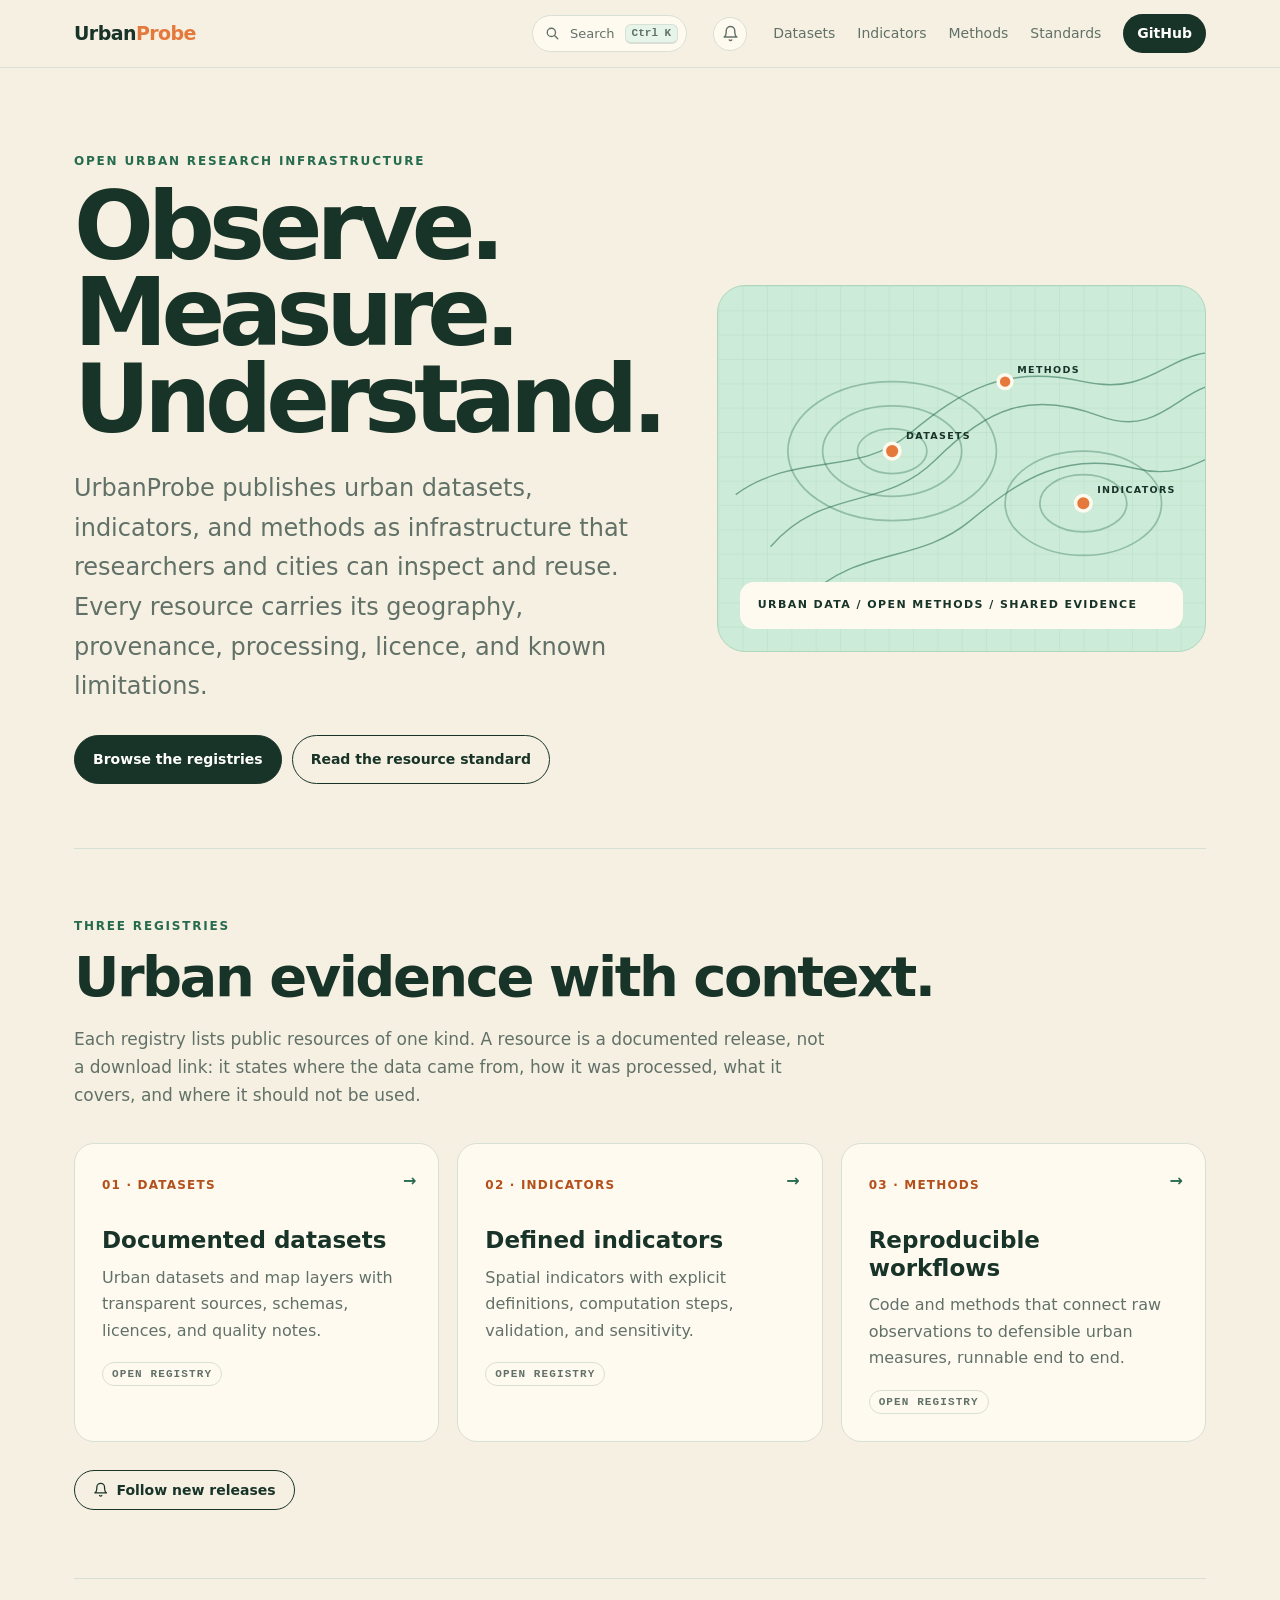
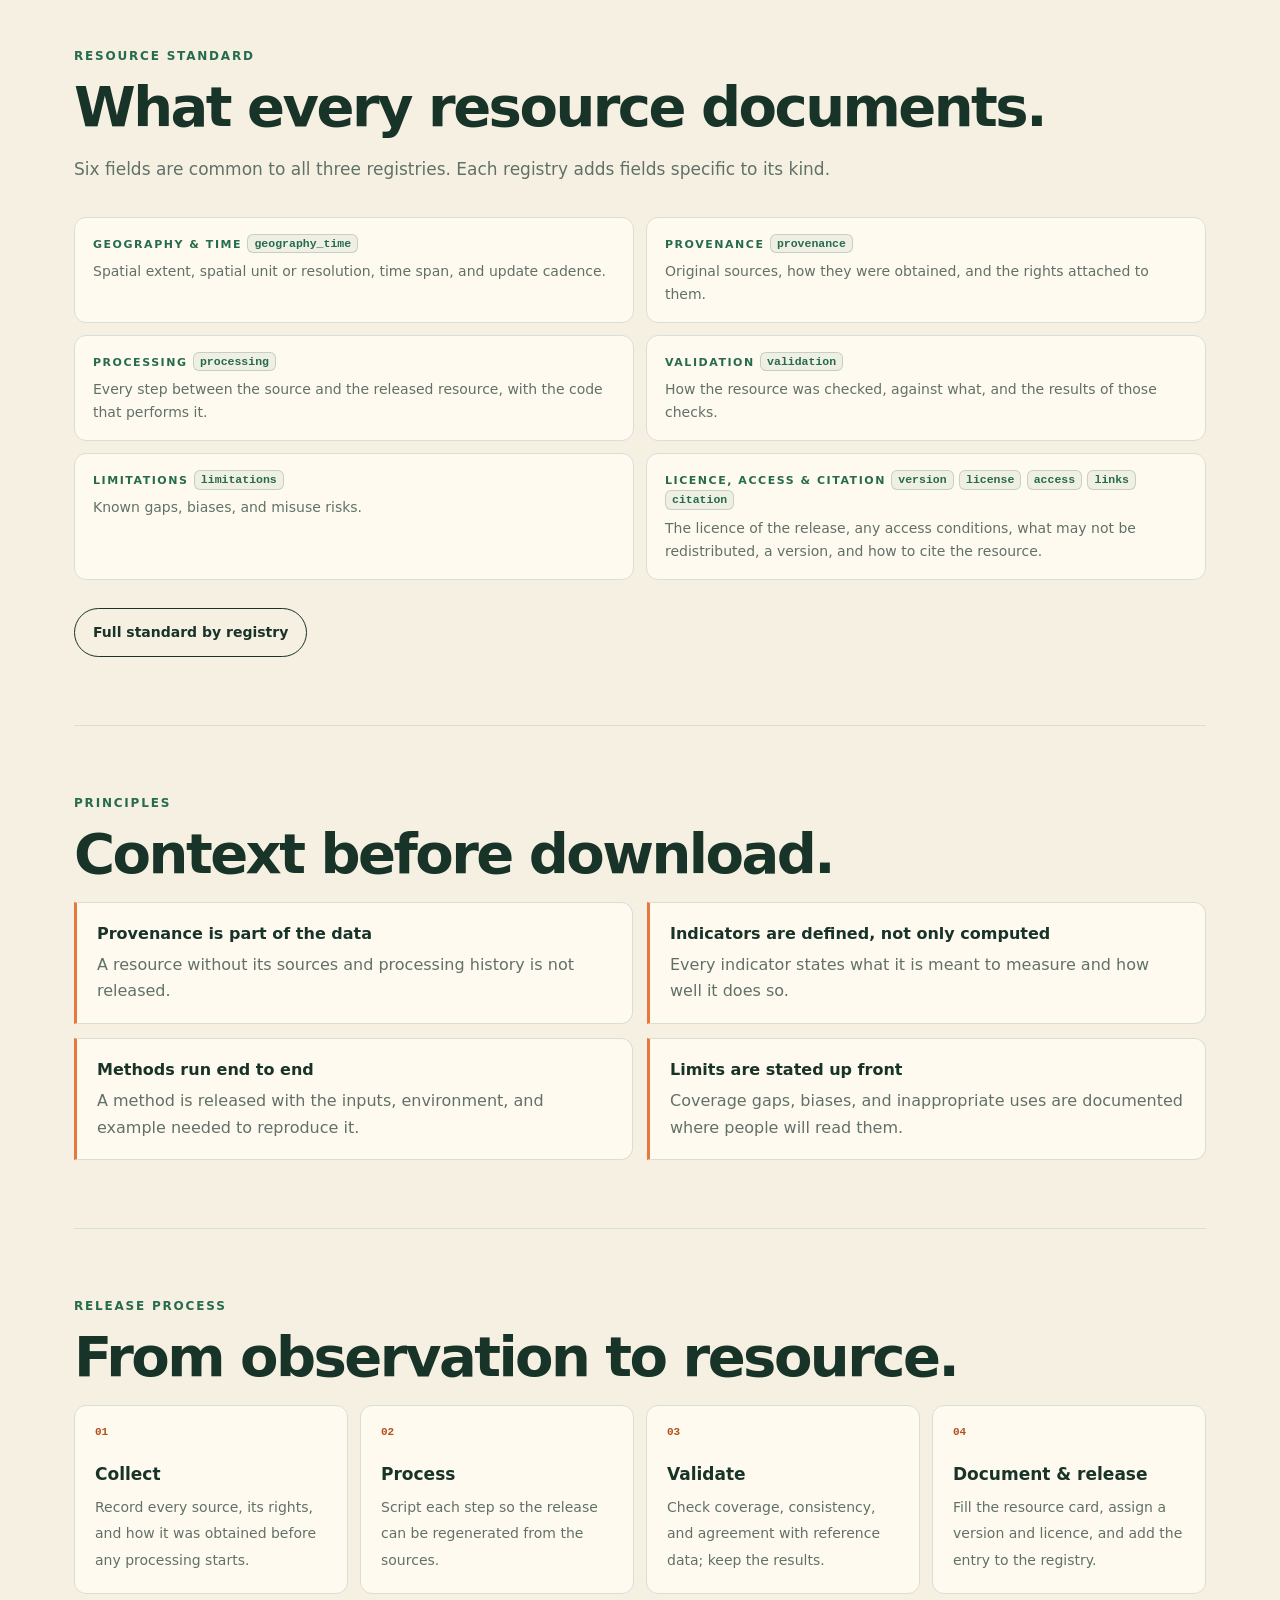
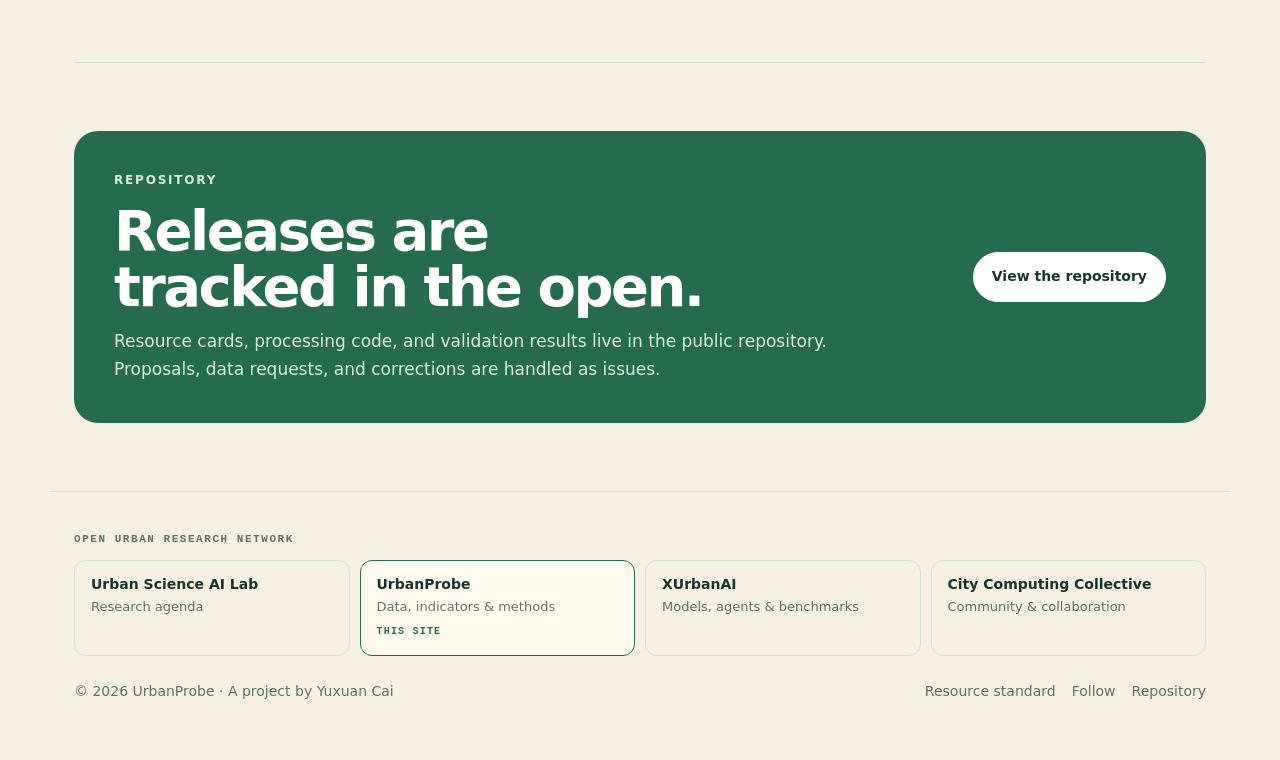
<file: index.html>
<!doctype html>
<html lang="en">
<head>
  <meta charset="utf-8">
  <meta name="viewport" content="width=device-width,initial-scale=1">
  <title>UrbanProbe — Open Urban Research Infrastructure</title>
  <meta name="description" content="UrbanProbe is open infrastructure for urban data: registries of datasets, indicators, and methods, each documented with its geography, provenance, processing, licence, and limitations.">
  <link rel="canonical" href="https://urbanprobe.com/">
  <meta name="theme-color" content="#183328">
  <meta property="og:type" content="website">
  <meta property="og:site_name" content="UrbanProbe">
  <meta property="og:title" content="UrbanProbe — Open Urban Research Infrastructure">
  <meta property="og:description" content="Registries of urban datasets, indicators, and methods, each documented with its geography, provenance, processing, licence, and limitations.">
  <meta property="og:url" content="https://urbanprobe.com/">
  <meta property="og:image" content="https://urbanprobe.com/assets/og.png">
  <meta property="og:image:width" content="1200">
  <meta property="og:image:height" content="630">
  <meta property="og:image:alt" content="UrbanProbe: Observe. Measure. Understand. Datasets, indicators, and methods with provenance.">
  <meta name="twitter:card" content="summary_large_image">
  <link rel="icon" href="data:image/svg+xml,%3Csvg xmlns='http://www.w3.org/2000/svg' viewBox='0 0 64 64'%3E%3Crect width='64' height='64' rx='14' fill='%23183328'/%3E%3Ccircle cx='32' cy='32' r='16' fill='none' stroke='%23ccebd8' stroke-width='4'/%3E%3Ccircle cx='32' cy='32' r='7' fill='%23e5793c'/%3E%3C/svg%3E">
  <link rel="alternate" type="application/rss+xml" title="UrbanProbe releases" href="feeds/releases.xml">
  <link rel="stylesheet" href="assets/follow.css">
  <link rel="stylesheet" href="assets/site.css">
  <script type="application/ld+json">
{
    "@context": "https://schema.org",
    "@type": "WebSite",
    "name": "UrbanProbe",
    "url": "https://urbanprobe.com/",
    "description": "Open urban research infrastructure: registries of datasets, indicators, and methods, each documented with geography, provenance, processing, licence, and limitations.",
    "publisher": {
      "@type": "Person",
      "name": "Yuxuan Cai",
      "url": "https://yuxuancai.com"
    },
    "inLanguage": "en"
  }
  </script>
</head>
<body>
  <a class="skip" href="#main">Skip to content</a>
  <header>
    <div class="nav">
      <a class="brand" href="index.html" aria-current="page">Urban<i>Probe</i></a>
      <button class="nav-search" type="button" data-palette hidden aria-label="Search"><svg viewBox="0 0 20 20" aria-hidden="true"><circle cx="8.5" cy="8.5" r="5.5"/><path d="m13 13 4 4"/></svg><span>Search</span><kbd>Ctrl K</kbd></button>
      <a class="nav-follow" href="follow.html" aria-label="Follow updates"><svg viewBox="0 0 24 24" fill="none" stroke="currentColor" stroke-width="2" stroke-linecap="round" stroke-linejoin="round" aria-hidden="true" focusable="false"><path d="M6 8a6 6 0 0 1 12 0c0 7 3 9 3 9H3s3-2 3-9"/><path d="M10.3 21a1.94 1.94 0 0 0 3.4 0"/></svg></a>
      <button class="nav-toggle" type="button" aria-label="Menu" aria-expanded="false" aria-controls="site-nav"><span></span><span></span><span></span></button>
      <nav id="site-nav" aria-label="Primary">
        <a href="datasets.html">Datasets</a>
        <a href="indicators.html">Indicators</a>
        <a href="methods.html">Methods</a>
        <a href="standards.html">Standards</a>
        <a class="cta" href="https://github.com/Hamsterradcc/urbanprobe.com">GitHub</a>
      </nav>
    </div>
  </header>

  <main id="main">
    <section class="hero">
      <div>
        <div class="eyebrow">Open urban research infrastructure</div>
        <h1>Observe. Measure. Understand.</h1>
        <p class="lead">UrbanProbe publishes urban datasets, indicators, and methods as infrastructure that researchers and cities can inspect and reuse. Every resource carries its geography, provenance, processing, licence, and known limitations.</p>
        <div class="actions">
          <a class="button primary" href="#registries">Browse the registries</a>
          <a class="button" href="standards.html">Read the resource standard</a>
        </div>
      </div>
      <div class="map" aria-hidden="true">
        <svg viewBox="0 0 560 420" xmlns="http://www.w3.org/2000/svg">
          <defs>
            <pattern id="g" width="28" height="28" patternUnits="userSpaceOnUse"><path d="M28 0H0V28" fill="none" stroke="#aed7bc" stroke-width="1"/></pattern>
          </defs>
          <rect width="560" height="420" fill="url(#g)" opacity=".7"/>
          <g fill="none" stroke="#276b4f" stroke-width="1.6" opacity=".55">
            <path d="M60 300C120 230 190 260 250 200S360 120 440 150 540 90 600 120"/>
            <path d="M20 240C90 190 160 220 220 170S330 90 420 110 520 60 600 80"/>
            <path d="M100 360C160 300 230 320 290 270S400 190 480 210 580 160 640 190"/>
          </g>
          <g fill="none" stroke="#276b4f" stroke-width="2" opacity=".35">
            <ellipse cx="200" cy="190" rx="120" ry="80"/><ellipse cx="200" cy="190" rx="80" ry="52"/><ellipse cx="200" cy="190" rx="40" ry="26"/>
            <ellipse cx="420" cy="250" rx="90" ry="60"/><ellipse cx="420" cy="250" rx="50" ry="33"/>
          </g>
          <g stroke="#fffaf0" stroke-width="4">
            <circle cx="200" cy="190" r="9" fill="#e5793c"/><circle cx="420" cy="250" r="9" fill="#e5793c"/><circle cx="330" cy="110" r="8" fill="#e5793c"/>
          </g>
          <g font-family="Inter,system-ui,sans-serif" font-size="11" font-weight="800" letter-spacing="1.5" fill="#183328">
            <text x="216" y="176">DATASETS</text><text x="436" y="238">INDICATORS</text><text x="344" y="100">METHODS</text>
          </g>
        </svg>
        <div class="plate">Urban data / open methods / shared evidence</div>
      </div>
    </section>

    <section id="registries">
      <div class="eyebrow">Three registries</div>
      <h2>Urban evidence with context.</h2>
      <p class="intro">Each registry lists public resources of one kind. A resource is a documented release, not a download link: it states where the data came from, how it was processed, what it covers, and where it should not be used.</p>
      <div class="grid">
        <a class="card" href="datasets.html">
          <small>01 · DATASETS</small><span class="more" aria-hidden="true">→</span>
          <h3>Documented datasets</h3>
          <p>Urban datasets and map layers with transparent sources, schemas, licences, and quality notes.</p>
          <span class="count" data-count="datasets">Open registry</span>
        </a>
        <a class="card" href="indicators.html">
          <small>02 · INDICATORS</small><span class="more" aria-hidden="true">→</span>
          <h3>Defined indicators</h3>
          <p>Spatial indicators with explicit definitions, computation steps, validation, and sensitivity.</p>
          <span class="count" data-count="indicators">Open registry</span>
        </a>
        <a class="card" href="methods.html">
          <small>03 · METHODS</small><span class="more" aria-hidden="true">→</span>
          <h3>Reproducible workflows</h3>
          <p>Code and methods that connect raw observations to defensible urban measures, runnable end to end.</p>
          <span class="count" data-count="methods">Open registry</span>
        </a>
      </div>
      <div class="actions"><a class="follow-btn" data-follow data-follow-title="UrbanProbe releases" data-follow-what="Every new and updated release." data-follow-feed="feeds/releases.xml" data-follow-github="https://github.com/Hamsterradcc/urbanprobe.com" data-follow-github-kind="releases" href="follow.html"><svg class="follow-icon" viewBox="0 0 24 24" width="18" height="18" fill="none" stroke="currentColor" stroke-width="2" stroke-linecap="round" stroke-linejoin="round" aria-hidden="true" focusable="false"><path d="M6 8a6 6 0 0 1 12 0c0 7 3 9 3 9H3s3-2 3-9"/><path d="M10.3 21a1.94 1.94 0 0 0 3.4 0"/></svg><span>Follow new releases</span></a></div>
    </section>

    <section id="latest" data-latest hidden>
      <div class="section-head"><div><div class="eyebrow">Latest releases</div><h2>New and updated.</h2></div><a class="more-link" href="feeds/releases.xml">Subscribe (RSS)</a></div>
      <div class="registry" data-slot="list"></div>
    </section>

    <section id="standard">
      <div class="eyebrow">Resource standard</div>
      <h2>What every resource documents.</h2>
      <p class="intro">Six fields are common to all three registries. Each registry adds fields specific to its kind.</p>
      <!-- build:common -->
      <dl class="fields">
        <div><dt>Geography &amp; time <code class="key">geography_time</code></dt><dd>Spatial extent, spatial unit or resolution, time span, and update cadence.</dd></div>
        <div><dt>Provenance <code class="key">provenance</code></dt><dd>Original sources, how they were obtained, and the rights attached to them.</dd></div>
        <div><dt>Processing <code class="key">processing</code></dt><dd>Every step between the source and the released resource, with the code that performs it.</dd></div>
        <div><dt>Validation <code class="key">validation</code></dt><dd>How the resource was checked, against what, and the results of those checks.</dd></div>
        <div><dt>Limitations <code class="key">limitations</code></dt><dd>Known gaps, biases, and misuse risks.</dd></div>
        <div><dt>Licence, access &amp; citation <code class="key">version</code> <code class="key">license</code> <code class="key">access</code> <code class="key">links</code> <code class="key">citation</code></dt><dd>The licence of the release, any access conditions, what may not be redistributed, a version, and how to cite the resource.</dd></div>
      </dl>
      <!-- /build:common -->
      <div class="actions"><a class="button" href="standards.html">Full standard by registry</a></div>
    </section>

    <section id="principles">
      <div class="eyebrow">Principles</div>
      <h2>Context before download.</h2>
      <div class="principles">
        <div class="principle"><strong>Provenance is part of the data</strong><span>A resource without its sources and processing history is not released.</span></div>
        <div class="principle"><strong>Indicators are defined, not only computed</strong><span>Every indicator states what it is meant to measure and how well it does so.</span></div>
        <div class="principle"><strong>Methods run end to end</strong><span>A method is released with the inputs, environment, and example needed to reproduce it.</span></div>
        <div class="principle"><strong>Limits are stated up front</strong><span>Coverage gaps, biases, and inappropriate uses are documented where people will read them.</span></div>
      </div>
    </section>

    <section id="release">
      <div class="eyebrow">Release process</div>
      <h2>From observation to resource.</h2>
      <div class="steps">
        <div class="step"><strong>Collect</strong><span>Record every source, its rights, and how it was obtained before any processing starts.</span></div>
        <div class="step"><strong>Process</strong><span>Script each step so the release can be regenerated from the sources.</span></div>
        <div class="step"><strong>Validate</strong><span>Check coverage, consistency, and agreement with reference data; keep the results.</span></div>
        <div class="step"><strong>Document &amp; release</strong><span>Fill the resource card, assign a version and licence, and add the entry to the registry.</span></div>
      </div>
    </section>

    <section>
      <div class="callout">
        <div>
          <div class="eyebrow">Repository</div>
          <h2>Releases are tracked in the open.</h2>
          <p class="intro">Resource cards, processing code, and validation results live in the public repository. Proposals, data requests, and corrections are handled as issues.</p>
        </div>
        <a class="button light" href="https://github.com/Hamsterradcc/urbanprobe.com">View the repository</a>
      </div>
    </section>
  </main>

  <footer>
    <p class="network-title" id="network-title">Open urban research network</p>
    <ul class="network" aria-labelledby="network-title">
        <li><a href="https://urbanscience.ai"><strong>Urban Science AI Lab</strong><span>Research agenda</span></a></li>
        <li><div class="here"><strong>UrbanProbe</strong><span>Data, indicators &amp; methods</span><small>This site</small></div></li>
        <li><a href="https://xurbanai.com"><strong>XUrbanAI</strong><span>Models, agents &amp; benchmarks</span></a></li>
        <li><a href="https://citycomputingcollective.com"><strong>City Computing Collective</strong><span>Community &amp; collaboration</span></a></li>
    </ul>
    <div class="footer-base">
      <span>&copy; 2026 UrbanProbe &middot; A project by <a href="https://yuxuancai.com">Yuxuan Cai</a></span>
      <div class="links"><a href="standards.html">Resource standard</a><a href="follow.html">Follow</a><a href="https://github.com/Hamsterradcc/urbanprobe.com">Repository</a></div>
    </div>
  </footer>
  <script src="assets/follow.js"></script>
  <script src="assets/site.js"></script>
  <script src="assets/palette.js"></script>
</body>
</html>
</file>
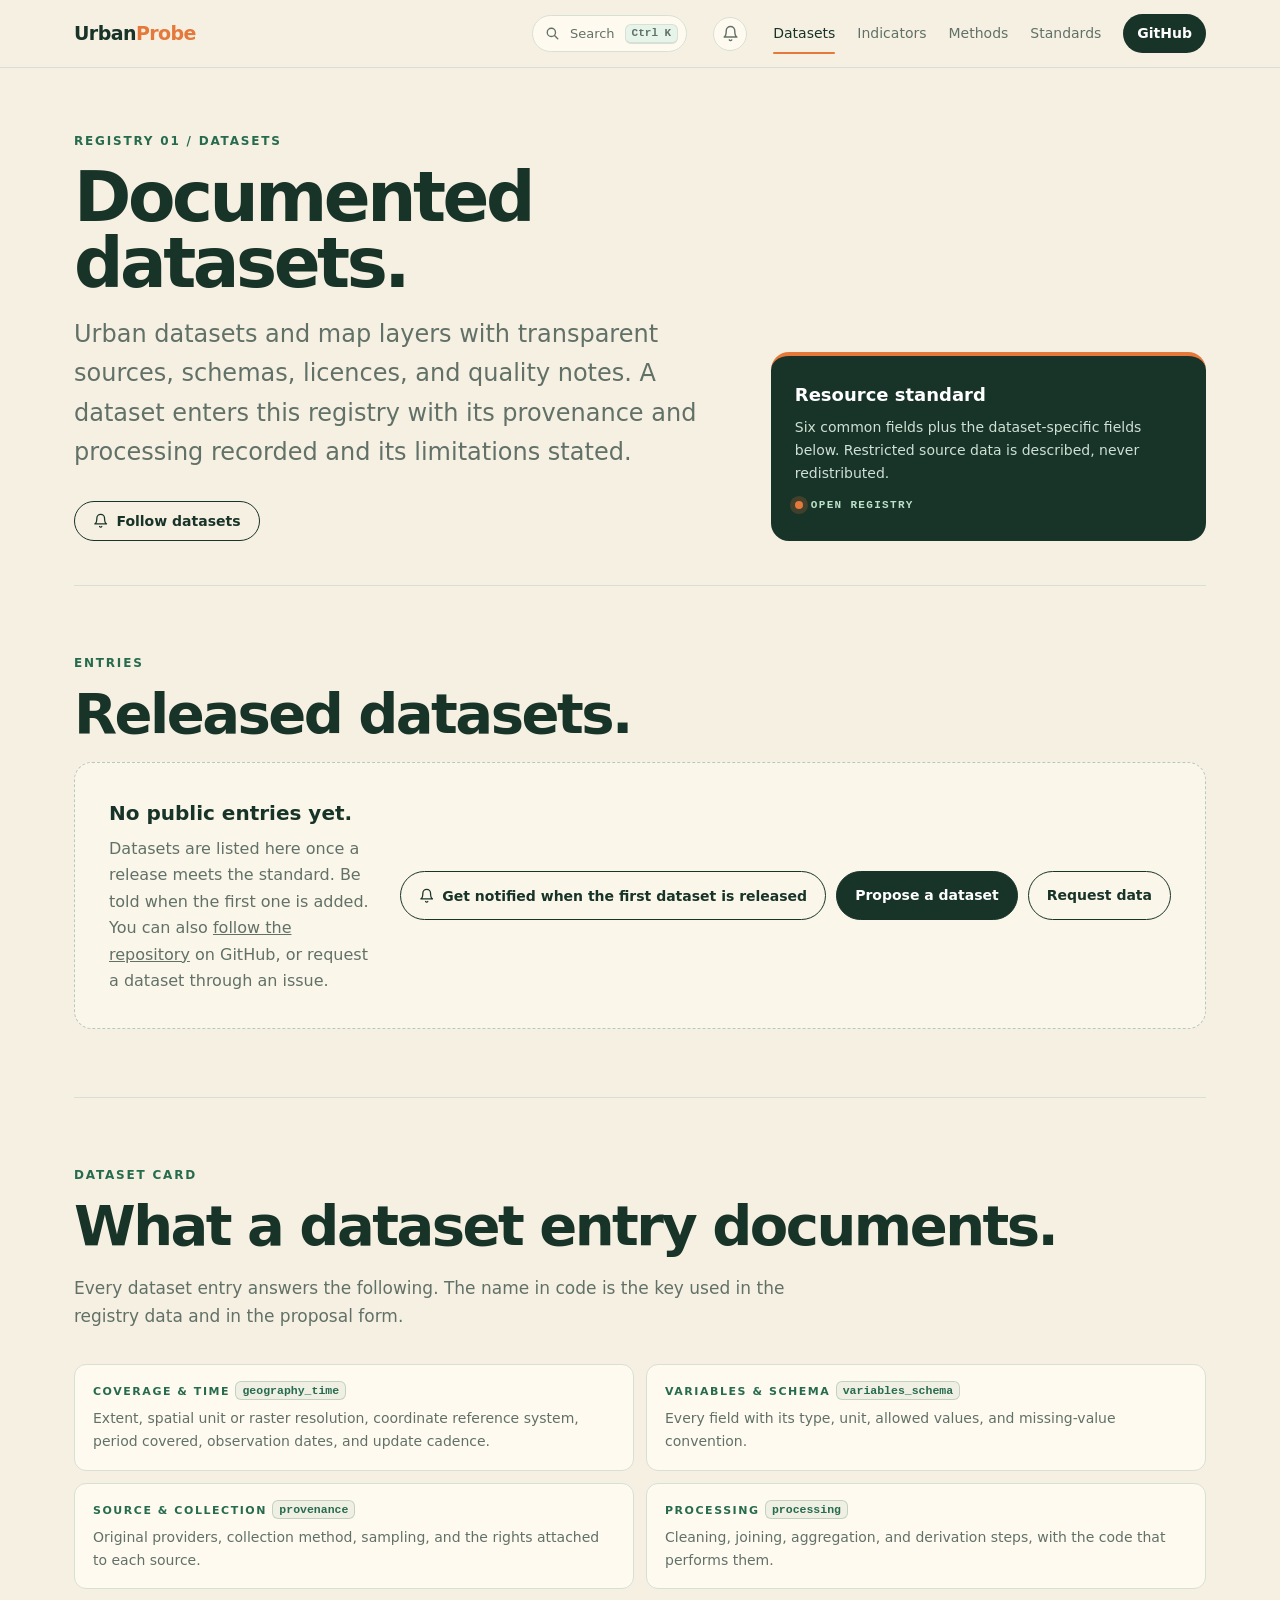
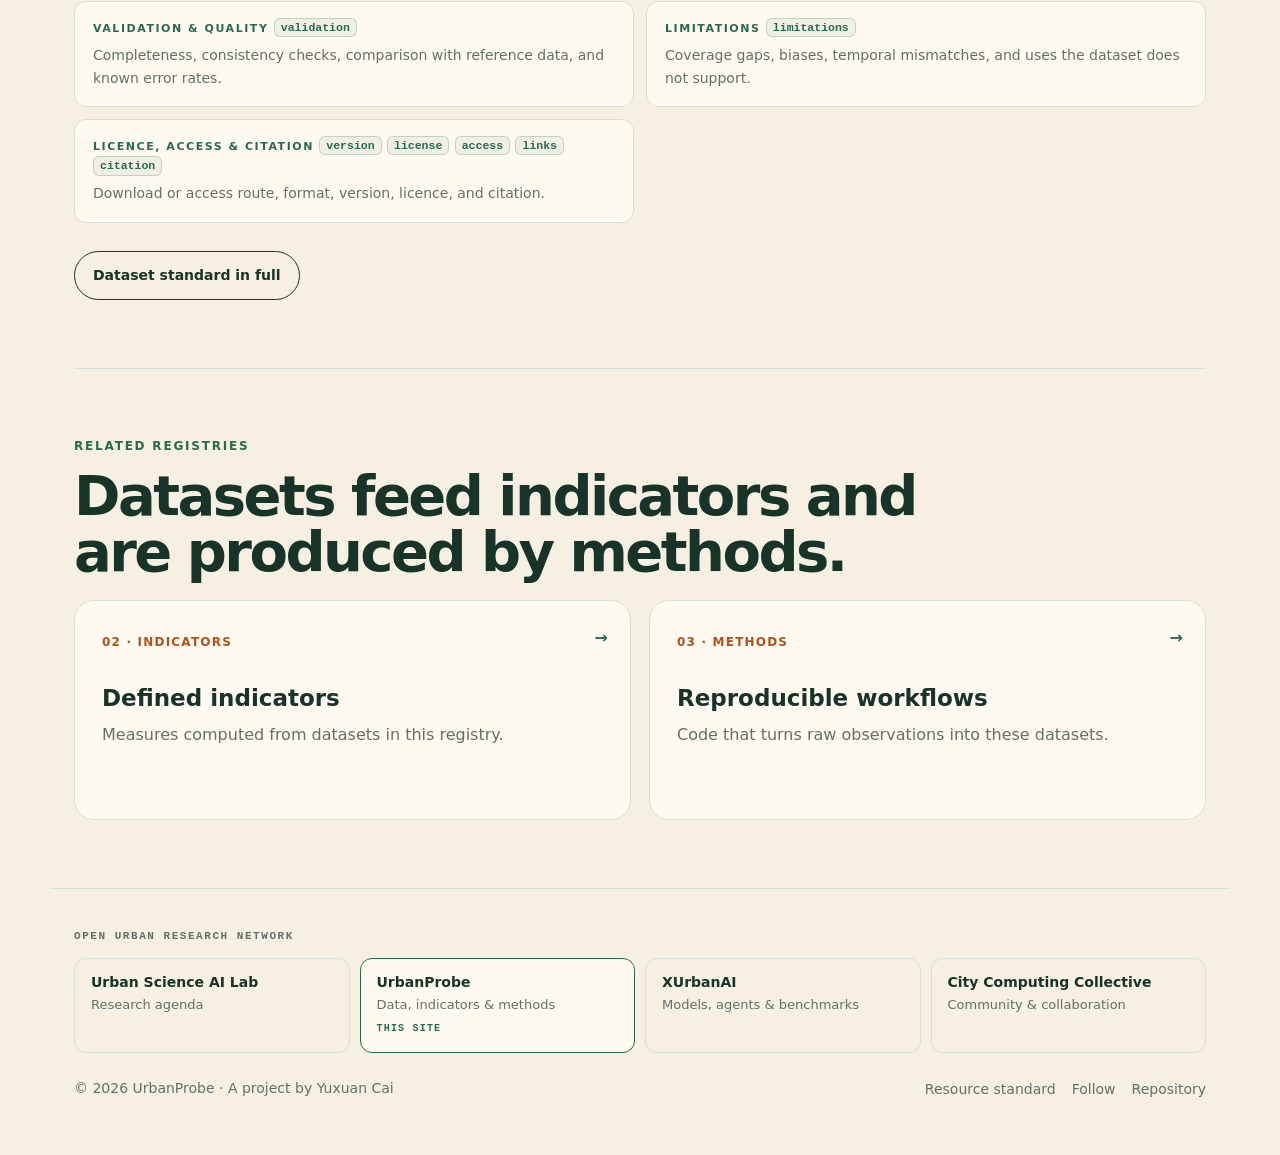
<file: datasets.html>
<!doctype html>
<html lang="en">
<head>
  <meta charset="utf-8">
  <meta name="viewport" content="width=device-width,initial-scale=1">
  <title>Datasets — UrbanProbe</title>
  <meta name="description" content="Registry of urban datasets and map layers on UrbanProbe, each documented with its geography, time span, schema, provenance, processing, licence, validation, and limitations.">
  <link rel="canonical" href="https://urbanprobe.com/datasets.html">
  <meta name="theme-color" content="#183328">
  <meta property="og:type" content="website">
  <meta property="og:site_name" content="UrbanProbe">
  <meta property="og:title" content="Datasets — UrbanProbe">
  <meta property="og:description" content="Registry of urban datasets and map layers documented with geography, schema, provenance, processing, licence, and limitations.">
  <meta property="og:url" content="https://urbanprobe.com/datasets.html">
  <meta property="og:image" content="https://urbanprobe.com/assets/og.png">
  <meta property="og:image:width" content="1200">
  <meta property="og:image:height" content="630">
  <meta property="og:image:alt" content="UrbanProbe: Observe. Measure. Understand. Datasets, indicators, and methods with provenance.">
  <meta name="twitter:card" content="summary_large_image">
  <link rel="icon" href="data:image/svg+xml,%3Csvg xmlns='http://www.w3.org/2000/svg' viewBox='0 0 64 64'%3E%3Crect width='64' height='64' rx='14' fill='%23183328'/%3E%3Ccircle cx='32' cy='32' r='16' fill='none' stroke='%23ccebd8' stroke-width='4'/%3E%3Ccircle cx='32' cy='32' r='7' fill='%23e5793c'/%3E%3C/svg%3E">
  <link rel="alternate" type="application/rss+xml" title="UrbanProbe releases" href="feeds/releases.xml">
  <link rel="alternate" type="application/rss+xml" title="UrbanProbe datasets" href="feeds/datasets.xml">
  <link rel="stylesheet" href="assets/follow.css">
  <link rel="stylesheet" href="assets/site.css">
</head>
<body>
  <a class="skip" href="#main">Skip to content</a>
  <header>
    <div class="nav">
      <a class="brand" href="index.html">Urban<i>Probe</i></a>
      <button class="nav-search" type="button" data-palette hidden aria-label="Search"><svg viewBox="0 0 20 20" aria-hidden="true"><circle cx="8.5" cy="8.5" r="5.5"/><path d="m13 13 4 4"/></svg><span>Search</span><kbd>Ctrl K</kbd></button>
      <a class="nav-follow" href="follow.html" aria-label="Follow updates"><svg viewBox="0 0 24 24" fill="none" stroke="currentColor" stroke-width="2" stroke-linecap="round" stroke-linejoin="round" aria-hidden="true" focusable="false"><path d="M6 8a6 6 0 0 1 12 0c0 7 3 9 3 9H3s3-2 3-9"/><path d="M10.3 21a1.94 1.94 0 0 0 3.4 0"/></svg></a>
      <button class="nav-toggle" type="button" aria-label="Menu" aria-expanded="false" aria-controls="site-nav"><span></span><span></span><span></span></button>
      <nav id="site-nav" aria-label="Primary">
        <a href="datasets.html" aria-current="page">Datasets</a>
        <a href="indicators.html">Indicators</a>
        <a href="methods.html">Methods</a>
        <a href="standards.html">Standards</a>
        <a class="cta" href="https://github.com/Hamsterradcc/urbanprobe.com">GitHub</a>
      </nav>
    </div>
  </header>

  <main id="main">
    <div class="page-hero">
      <div>
        <div class="eyebrow">Registry 01 / Datasets</div>
        <h1>Documented datasets.</h1>
        <p class="lead">Urban datasets and map layers with transparent sources, schemas, licences, and quality notes. A dataset enters this registry with its provenance and processing recorded and its limitations stated.</p>
        <div class="actions"><a class="follow-btn" data-follow data-follow-title="UrbanProbe datasets" data-follow-what="New and updated datasets, and deprecations." data-follow-feed="feeds/datasets.xml" data-follow-github="https://github.com/Hamsterradcc/urbanprobe.com" data-follow-github-kind="releases" href="follow.html"><svg class="follow-icon" viewBox="0 0 24 24" width="18" height="18" fill="none" stroke="currentColor" stroke-width="2" stroke-linecap="round" stroke-linejoin="round" aria-hidden="true" focusable="false"><path d="M6 8a6 6 0 0 1 12 0c0 7 3 9 3 9H3s3-2 3-9"/><path d="M10.3 21a1.94 1.94 0 0 0 3.4 0"/></svg><span>Follow datasets</span></a></div>
      </div>
      <aside class="note">
        <strong>Resource standard</strong>
        <p>Six common fields plus the dataset-specific fields below. Restricted source data is described, never redistributed.</p>
        <span class="status"><i></i>Open registry</span>
      </aside>
    </div>

    <section id="entries">
      <div class="eyebrow">Entries</div>
      <h2>Released datasets.</h2>
      <div data-registry="datasets">
        <div class="empty">
          <div>
            <strong>No public entries yet.</strong>
            <p>Datasets are listed here once a release meets the standard. Be told when the first one is added. You can also <a href="https://github.com/Hamsterradcc/urbanprobe.com" rel="noopener">follow the repository</a> on GitHub, or request a dataset through an issue.</p>
          </div>
          <div class="actions">
            <a class="follow-btn" data-follow data-follow-title="UrbanProbe datasets" data-follow-what="New and updated datasets, and deprecations." data-follow-feed="feeds/datasets.xml" data-follow-github="https://github.com/Hamsterradcc/urbanprobe.com" data-follow-github-kind="releases" href="follow.html"><svg class="follow-icon" viewBox="0 0 24 24" width="18" height="18" fill="none" stroke="currentColor" stroke-width="2" stroke-linecap="round" stroke-linejoin="round" aria-hidden="true" focusable="false"><path d="M6 8a6 6 0 0 1 12 0c0 7 3 9 3 9H3s3-2 3-9"/><path d="M10.3 21a1.94 1.94 0 0 0 3.4 0"/></svg><span>Get notified when the first dataset is released</span></a>
            <a class="button primary" href="https://github.com/Hamsterradcc/urbanprobe.com/issues/new?template=dataset-entry.yml">Propose a dataset</a>
            <a class="button" href="https://github.com/Hamsterradcc/urbanprobe.com/issues/new?template=data-request.yml">Request data</a>
          </div>
        </div>
      </div>
    </section>

    <section id="card">
      <div class="eyebrow">Dataset card</div>
      <h2>What a dataset entry documents.</h2>
      <p class="intro">Every dataset entry answers the following. The name in code is the key used in the registry data and in the proposal form.</p>
      <!-- build:card datasets -->
      <dl class="fields">
        <div><dt>Coverage &amp; time <code class="key">geography_time</code></dt><dd>Extent, spatial unit or raster resolution, coordinate reference system, period covered, observation dates, and update cadence.</dd></div>
        <div><dt>Variables &amp; schema <code class="key">variables_schema</code></dt><dd>Every field with its type, unit, allowed values, and missing-value convention.</dd></div>
        <div><dt>Source &amp; collection <code class="key">provenance</code></dt><dd>Original providers, collection method, sampling, and the rights attached to each source.</dd></div>
        <div><dt>Processing <code class="key">processing</code></dt><dd>Cleaning, joining, aggregation, and derivation steps, with the code that performs them.</dd></div>
        <div><dt>Validation &amp; quality <code class="key">validation</code></dt><dd>Completeness, consistency checks, comparison with reference data, and known error rates.</dd></div>
        <div><dt>Limitations <code class="key">limitations</code></dt><dd>Coverage gaps, biases, temporal mismatches, and uses the dataset does not support.</dd></div>
        <div><dt>Licence, access &amp; citation <code class="key">version</code> <code class="key">license</code> <code class="key">access</code> <code class="key">links</code> <code class="key">citation</code></dt><dd>Download or access route, format, version, licence, and citation.</dd></div>
      </dl>
      <!-- /build:card datasets -->
      <div class="actions"><a class="button" href="standards.html#datasets">Dataset standard in full</a></div>
    </section>

    <section id="related">
      <div class="eyebrow">Related registries</div>
      <h2>Datasets feed indicators and are produced by methods.</h2>
      <div class="grid two">
        <a class="card" href="indicators.html"><small>02 · INDICATORS</small><span class="more" aria-hidden="true">→</span><h3>Defined indicators</h3><p>Measures computed from datasets in this registry.</p></a>
        <a class="card" href="methods.html"><small>03 · METHODS</small><span class="more" aria-hidden="true">→</span><h3>Reproducible workflows</h3><p>Code that turns raw observations into these datasets.</p></a>
      </div>
    </section>
  </main>

  <footer>
    <p class="network-title" id="network-title">Open urban research network</p>
    <ul class="network" aria-labelledby="network-title">
        <li><a href="https://urbanscience.ai"><strong>Urban Science AI Lab</strong><span>Research agenda</span></a></li>
        <li><div class="here"><strong>UrbanProbe</strong><span>Data, indicators &amp; methods</span><small>This site</small></div></li>
        <li><a href="https://xurbanai.com"><strong>XUrbanAI</strong><span>Models, agents &amp; benchmarks</span></a></li>
        <li><a href="https://citycomputingcollective.com"><strong>City Computing Collective</strong><span>Community &amp; collaboration</span></a></li>
    </ul>
    <div class="footer-base">
      <span>&copy; 2026 UrbanProbe &middot; A project by <a href="https://yuxuancai.com">Yuxuan Cai</a></span>
      <div class="links"><a href="standards.html">Resource standard</a><a href="follow.html">Follow</a><a href="https://github.com/Hamsterradcc/urbanprobe.com">Repository</a></div>
    </div>
  </footer>
  <script src="assets/follow.js"></script>
  <script src="assets/site.js"></script>
  <script src="assets/palette.js"></script>
</body>
</html>
</file>
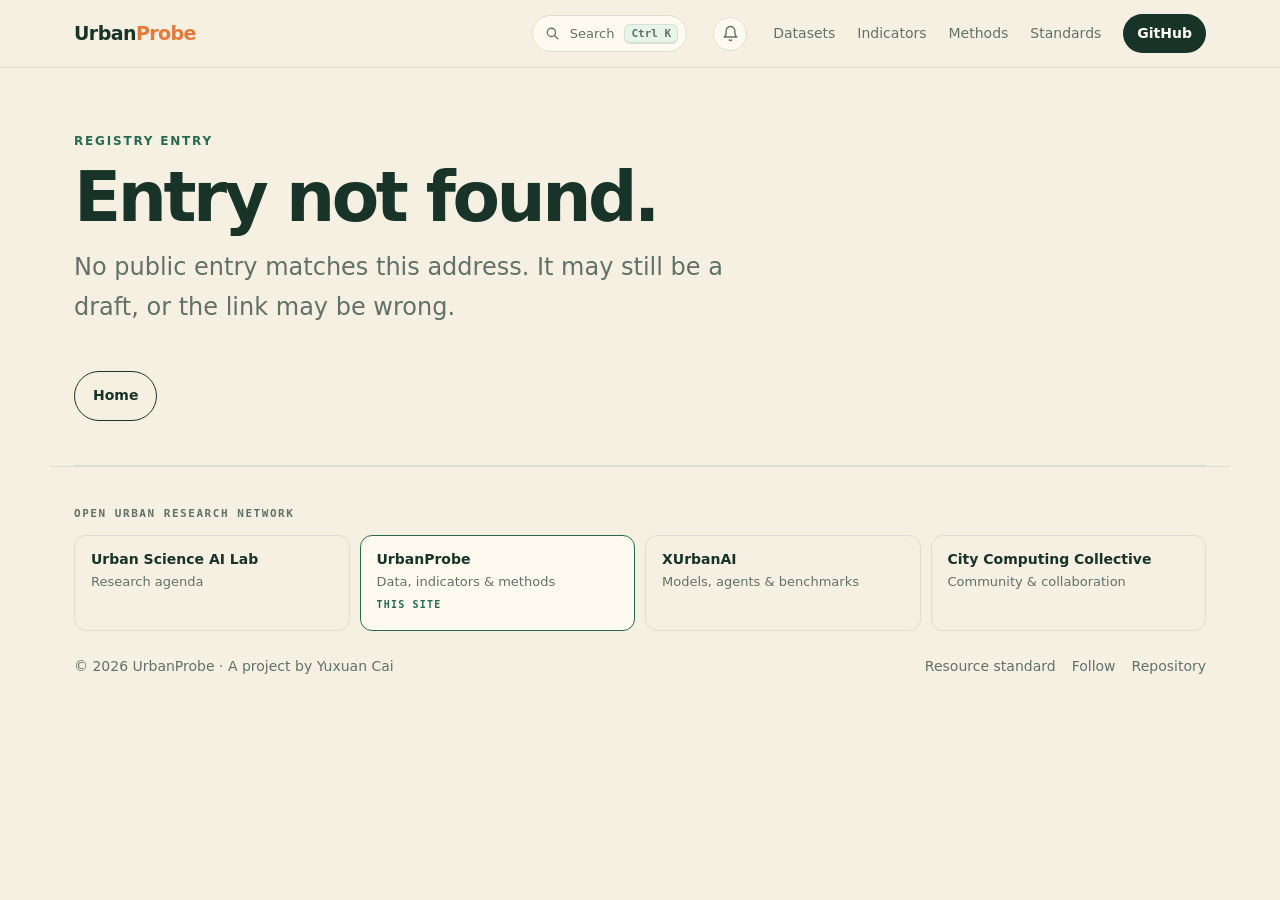
<file: entry.html>
<!doctype html>
<html lang="en">
<head>
  <meta charset="utf-8">
  <meta name="viewport" content="width=device-width,initial-scale=1">
  <title>Entry — UrbanProbe</title>
  <meta name="description" content="A registry resource on UrbanProbe, with its card, release details, and citation.">
  <meta name="theme-color" content="#183328">
  <meta property="og:type" content="website">
  <meta property="og:site_name" content="UrbanProbe">
  <meta property="og:title" content="Registry resource — UrbanProbe">
  <meta property="og:description" content="A registry resource on UrbanProbe, with its card, release details, and citation.">
  <meta property="og:image" content="https://urbanprobe.com/assets/og.png">
  <meta property="og:image:width" content="1200">
  <meta property="og:image:height" content="630">
  <meta property="og:image:alt" content="UrbanProbe: Observe. Measure. Understand. Datasets, indicators, and methods with provenance.">
  <meta name="twitter:card" content="summary_large_image">
  <link rel="icon" href="data:image/svg+xml,%3Csvg xmlns='http://www.w3.org/2000/svg' viewBox='0 0 64 64'%3E%3Crect width='64' height='64' rx='14' fill='%23183328'/%3E%3Ccircle cx='32' cy='32' r='16' fill='none' stroke='%23ccebd8' stroke-width='4'/%3E%3Ccircle cx='32' cy='32' r='7' fill='%23e5793c'/%3E%3C/svg%3E">
  <link rel="alternate" type="application/rss+xml" title="UrbanProbe releases" href="feeds/releases.xml">
  <link rel="stylesheet" href="assets/follow.css">
  <link rel="stylesheet" href="assets/site.css">
</head>
<body>
  <a class="skip" href="#main">Skip to content</a>
  <header>
    <div class="nav">
      <a class="brand" href="index.html">Urban<i>Probe</i></a>
      <button class="nav-search" type="button" data-palette hidden aria-label="Search"><svg viewBox="0 0 20 20" aria-hidden="true"><circle cx="8.5" cy="8.5" r="5.5"/><path d="m13 13 4 4"/></svg><span>Search</span><kbd>Ctrl K</kbd></button>
      <a class="nav-follow" href="follow.html" aria-label="Follow updates"><svg viewBox="0 0 24 24" fill="none" stroke="currentColor" stroke-width="2" stroke-linecap="round" stroke-linejoin="round" aria-hidden="true" focusable="false"><path d="M6 8a6 6 0 0 1 12 0c0 7 3 9 3 9H3s3-2 3-9"/><path d="M10.3 21a1.94 1.94 0 0 0 3.4 0"/></svg></a>
      <button class="nav-toggle" type="button" aria-label="Menu" aria-expanded="false" aria-controls="site-nav"><span></span><span></span><span></span></button>
      <nav id="site-nav" aria-label="Primary">
        <a href="datasets.html">Datasets</a>
        <a href="indicators.html">Indicators</a>
        <a href="methods.html">Methods</a>
        <a href="standards.html">Standards</a>
        <a class="cta" href="https://github.com/Hamsterradcc/urbanprobe.com">GitHub</a>
      </nav>
    </div>
  </header>

  <main id="main" data-entry>
    <div class="banner" data-slot="banner" hidden>Example entry, shown to preview the layout. It is not a real release.</div>
    <div class="page-hero">
      <div>
        <div class="eyebrow" data-slot="eyebrow">Registry entry</div>
        <h1 data-slot="title">Loading entry…</h1>
        <p class="lead" data-slot="summary">Entries are rendered from the registry data in the repository.</p>
        <div class="facts" data-slot="facts"></div>
        <div class="entry-tags" data-slot="tags"></div>
        <div class="actions" data-slot="links"></div>
      </div>
      <aside class="note" data-slot="release">
        <strong>Release</strong>
        <dl class="meta" data-slot="meta"></dl>
        <span class="status" data-slot="status" hidden><i></i><b></b></span>
      </aside>
    </div>
    <div class="notice" data-slot="deprecated" hidden></div>
    <nav class="entry-toc" data-slot="toc" aria-label="On this page" hidden></nav>
    <div data-slot="sections"></div>
    <noscript><section><p class="intro">Entry pages are rendered from data/registry.json and need JavaScript. The same data is readable in the repository.</p></section></noscript>
  </main>

  <footer>
    <p class="network-title" id="network-title">Open urban research network</p>
    <ul class="network" aria-labelledby="network-title">
        <li><a href="https://urbanscience.ai"><strong>Urban Science AI Lab</strong><span>Research agenda</span></a></li>
        <li><div class="here"><strong>UrbanProbe</strong><span>Data, indicators &amp; methods</span><small>This site</small></div></li>
        <li><a href="https://xurbanai.com"><strong>XUrbanAI</strong><span>Models, agents &amp; benchmarks</span></a></li>
        <li><a href="https://citycomputingcollective.com"><strong>City Computing Collective</strong><span>Community &amp; collaboration</span></a></li>
    </ul>
    <div class="footer-base">
      <span>&copy; 2026 UrbanProbe &middot; A project by <a href="https://yuxuancai.com">Yuxuan Cai</a></span>
      <div class="links"><a href="standards.html">Resource standard</a><a href="follow.html">Follow</a><a href="https://github.com/Hamsterradcc/urbanprobe.com">Repository</a></div>
    </div>
  </footer>
  <script src="assets/follow.js"></script>
  <script src="assets/site.js"></script>
  <script src="assets/palette.js"></script>
</body>
</html>
</file>
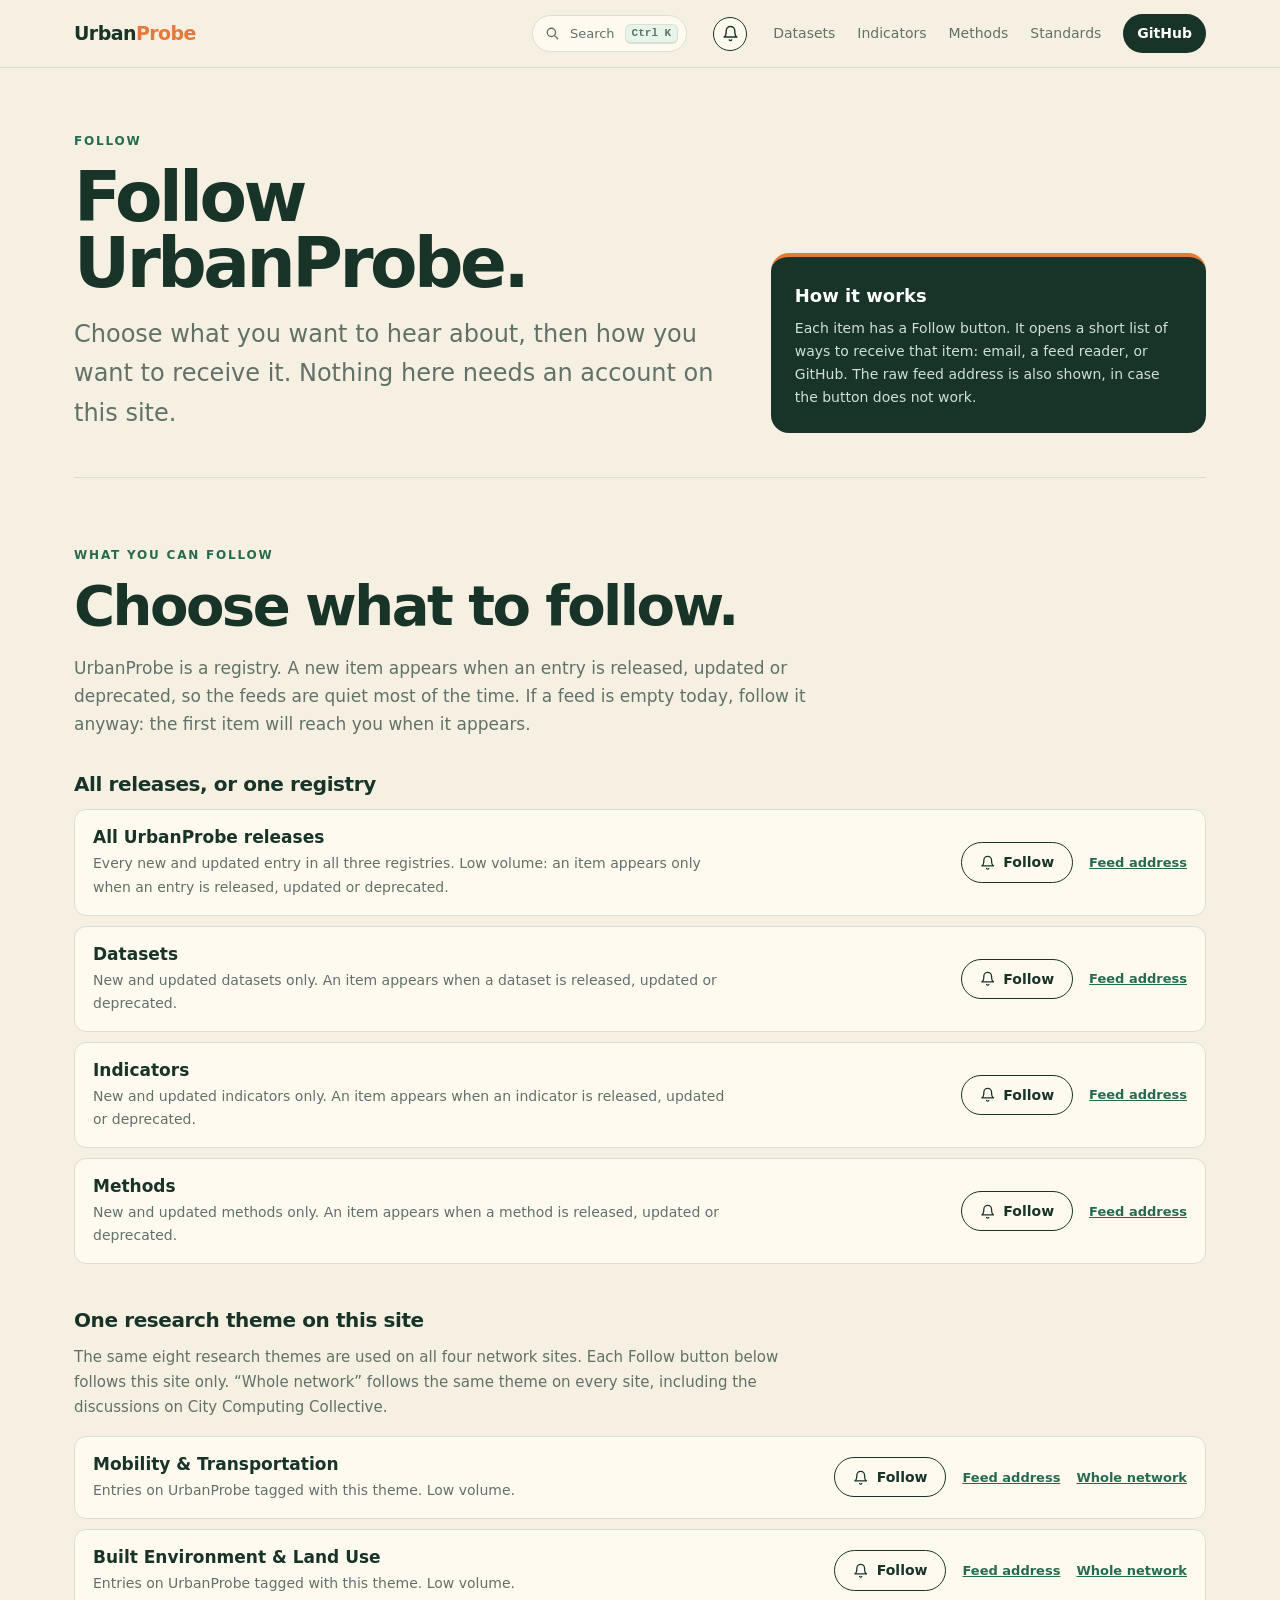
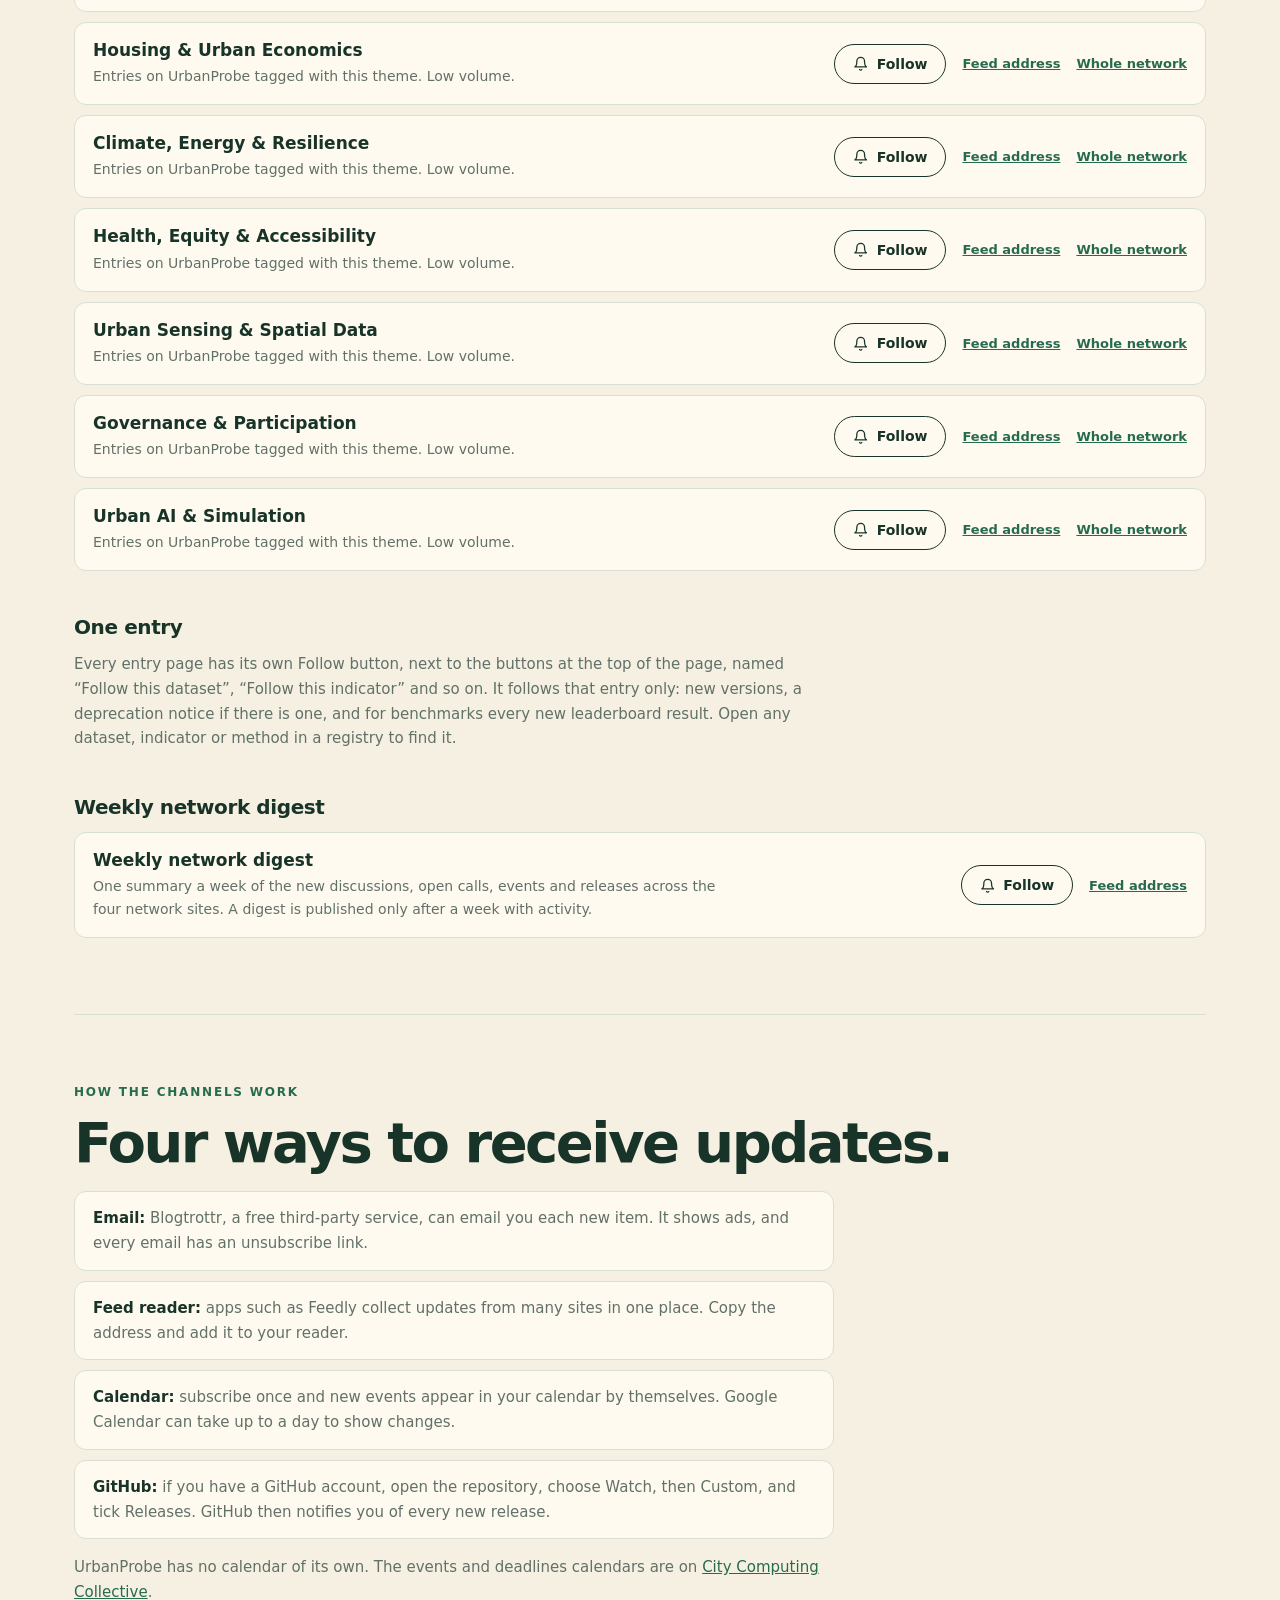
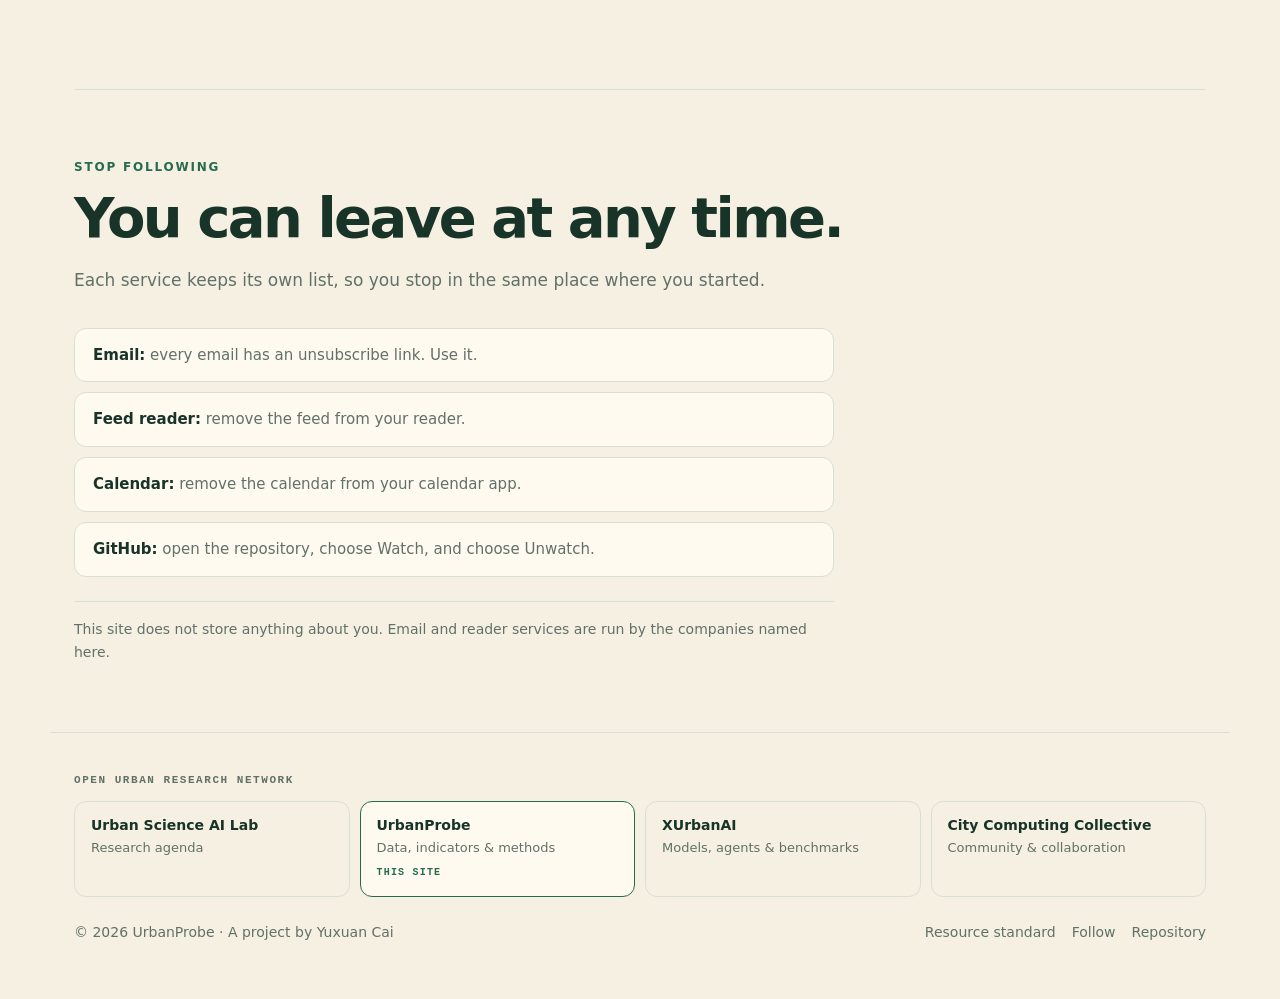
<file: follow.html>
<!doctype html>
<html lang="en">
<head>
  <meta charset="utf-8">
  <meta name="viewport" content="width=device-width,initial-scale=1">
  <title>Follow UrbanProbe</title>
  <meta name="description" content="Choose what to follow on UrbanProbe, then how to receive it: email, a feed reader or GitHub. No account on this site is needed.">
  <link rel="canonical" href="https://urbanprobe.com/follow.html">
  <meta name="theme-color" content="#183328">
  <meta property="og:type" content="website">
  <meta property="og:site_name" content="UrbanProbe">
  <meta property="og:title" content="Follow UrbanProbe">
  <meta property="og:description" content="Choose what to follow on UrbanProbe, then how to receive it: email, a feed reader or GitHub. No account on this site is needed.">
  <meta property="og:url" content="https://urbanprobe.com/follow.html">
  <meta property="og:image" content="https://urbanprobe.com/assets/og.png">
  <meta property="og:image:width" content="1200">
  <meta property="og:image:height" content="630">
  <meta property="og:image:alt" content="UrbanProbe: Observe. Measure. Understand. Datasets, indicators, and methods with provenance.">
  <meta name="twitter:card" content="summary_large_image">
  <link rel="icon" href="data:image/svg+xml,%3Csvg xmlns='http://www.w3.org/2000/svg' viewBox='0 0 64 64'%3E%3Crect width='64' height='64' rx='14' fill='%23183328'/%3E%3Ccircle cx='32' cy='32' r='16' fill='none' stroke='%23ccebd8' stroke-width='4'/%3E%3Ccircle cx='32' cy='32' r='7' fill='%23e5793c'/%3E%3C/svg%3E">
  <link rel="alternate" type="application/rss+xml" title="UrbanProbe releases" href="feeds/releases.xml">
  <link rel="stylesheet" href="assets/follow.css">
  <link rel="stylesheet" href="assets/site.css">
</head>
<body>
  <a class="skip" href="#main">Skip to content</a>
  <header>
    <div class="nav">
      <a class="brand" href="index.html">Urban<i>Probe</i></a>
      <button class="nav-search" type="button" data-palette hidden aria-label="Search"><svg viewBox="0 0 20 20" aria-hidden="true"><circle cx="8.5" cy="8.5" r="5.5"/><path d="m13 13 4 4"/></svg><span>Search</span><kbd>Ctrl K</kbd></button>
      <a class="nav-follow" href="follow.html" aria-current="page" aria-label="Follow updates"><svg viewBox="0 0 24 24" fill="none" stroke="currentColor" stroke-width="2" stroke-linecap="round" stroke-linejoin="round" aria-hidden="true" focusable="false"><path d="M6 8a6 6 0 0 1 12 0c0 7 3 9 3 9H3s3-2 3-9"/><path d="M10.3 21a1.94 1.94 0 0 0 3.4 0"/></svg></a>
      <button class="nav-toggle" type="button" aria-label="Menu" aria-expanded="false" aria-controls="site-nav"><span></span><span></span><span></span></button>
      <nav id="site-nav" aria-label="Primary">
        <a href="datasets.html">Datasets</a>
        <a href="indicators.html">Indicators</a>
        <a href="methods.html">Methods</a>
        <a href="standards.html">Standards</a>
        <a class="cta" href="https://github.com/Hamsterradcc/urbanprobe.com">GitHub</a>
      </nav>
    </div>
  </header>

  <main id="main">
    <div class="page-hero">
      <div>
        <div class="eyebrow">Follow</div>
        <h1>Follow UrbanProbe.</h1>
        <p class="lead">Choose what you want to hear about, then how you want to receive it. Nothing here needs an account on this site.</p>
      </div>
      <aside class="note">
        <strong>How it works</strong>
        <p>Each item has a Follow button. It opens a short list of ways to receive that item: email, a feed reader, or GitHub. The raw feed address is also shown, in case the button does not work.</p>
      </aside>
    </div>

    <section id="what">
      <div class="eyebrow">What you can follow</div>
      <h2>Choose what to follow.</h2>
      <p class="intro">UrbanProbe is a registry. A new item appears when an entry is released, updated or deprecated, so the feeds are quiet most of the time. If a feed is empty today, follow it anyway: the first item will reach you when it appears.</p>

      <h3 class="fw-h">All releases, or one registry</h3>
      <!-- build:follow registries -->
      <ul class="fw-list">
        <li class="fw-item">
          <div class="fw-text"><h4>All UrbanProbe releases</h4><p>Every new and updated entry in all three registries. Low volume: an item appears only when an entry is released, updated or deprecated.</p></div>
          <div class="fw-actions">
            <a class="follow-btn" data-follow href="feeds/releases.xml" aria-label="Follow All UrbanProbe releases" data-follow-title="All UrbanProbe releases" data-follow-what="Every new and updated release." data-follow-feed="feeds/releases.xml" data-follow-github="https://github.com/Hamsterradcc/urbanprobe.com" data-follow-github-kind="releases" data-follow-newsletter="true"><svg class="follow-icon" viewBox="0 0 24 24" width="18" height="18" fill="none" stroke="currentColor" stroke-width="2" stroke-linecap="round" stroke-linejoin="round" aria-hidden="true" focusable="false"><path d="M6 8a6 6 0 0 1 12 0c0 7 3 9 3 9H3s3-2 3-9"/><path d="M10.3 21a1.94 1.94 0 0 0 3.4 0"/></svg><span>Follow</span></a>
            <a class="fw-raw" href="feeds/releases.xml" aria-label="Feed address for All UrbanProbe releases">Feed address</a>
          </div>
        </li>
        <li class="fw-item">
          <div class="fw-text"><h4>Datasets</h4><p>New and updated datasets only. An item appears when a dataset is released, updated or deprecated.</p></div>
          <div class="fw-actions">
            <a class="follow-btn" data-follow href="feeds/datasets.xml" aria-label="Follow Datasets" data-follow-title="Datasets" data-follow-what="New and updated datasets." data-follow-feed="feeds/datasets.xml" data-follow-github="https://github.com/Hamsterradcc/urbanprobe.com" data-follow-github-kind="releases"><svg class="follow-icon" viewBox="0 0 24 24" width="18" height="18" fill="none" stroke="currentColor" stroke-width="2" stroke-linecap="round" stroke-linejoin="round" aria-hidden="true" focusable="false"><path d="M6 8a6 6 0 0 1 12 0c0 7 3 9 3 9H3s3-2 3-9"/><path d="M10.3 21a1.94 1.94 0 0 0 3.4 0"/></svg><span>Follow</span></a>
            <a class="fw-raw" href="feeds/datasets.xml" aria-label="Feed address for Datasets">Feed address</a>
          </div>
        </li>
        <li class="fw-item">
          <div class="fw-text"><h4>Indicators</h4><p>New and updated indicators only. An item appears when an indicator is released, updated or deprecated.</p></div>
          <div class="fw-actions">
            <a class="follow-btn" data-follow href="feeds/indicators.xml" aria-label="Follow Indicators" data-follow-title="Indicators" data-follow-what="New and updated indicators." data-follow-feed="feeds/indicators.xml" data-follow-github="https://github.com/Hamsterradcc/urbanprobe.com" data-follow-github-kind="releases"><svg class="follow-icon" viewBox="0 0 24 24" width="18" height="18" fill="none" stroke="currentColor" stroke-width="2" stroke-linecap="round" stroke-linejoin="round" aria-hidden="true" focusable="false"><path d="M6 8a6 6 0 0 1 12 0c0 7 3 9 3 9H3s3-2 3-9"/><path d="M10.3 21a1.94 1.94 0 0 0 3.4 0"/></svg><span>Follow</span></a>
            <a class="fw-raw" href="feeds/indicators.xml" aria-label="Feed address for Indicators">Feed address</a>
          </div>
        </li>
        <li class="fw-item">
          <div class="fw-text"><h4>Methods</h4><p>New and updated methods only. An item appears when a method is released, updated or deprecated.</p></div>
          <div class="fw-actions">
            <a class="follow-btn" data-follow href="feeds/methods.xml" aria-label="Follow Methods" data-follow-title="Methods" data-follow-what="New and updated methods." data-follow-feed="feeds/methods.xml" data-follow-github="https://github.com/Hamsterradcc/urbanprobe.com" data-follow-github-kind="releases"><svg class="follow-icon" viewBox="0 0 24 24" width="18" height="18" fill="none" stroke="currentColor" stroke-width="2" stroke-linecap="round" stroke-linejoin="round" aria-hidden="true" focusable="false"><path d="M6 8a6 6 0 0 1 12 0c0 7 3 9 3 9H3s3-2 3-9"/><path d="M10.3 21a1.94 1.94 0 0 0 3.4 0"/></svg><span>Follow</span></a>
            <a class="fw-raw" href="feeds/methods.xml" aria-label="Feed address for Methods">Feed address</a>
          </div>
        </li>
      </ul>
      <!-- /build:follow registries -->

      <h3 class="fw-h">One research theme on this site</h3>
      <p class="fw-note">The same eight research themes are used on all four network sites. Each Follow button below follows this site only. “Whole network” follows the same theme on every site, including the discussions on City Computing Collective.</p>
      <!-- build:follow themes -->
      <ul class="fw-list">
        <li class="fw-item">
          <div class="fw-text"><h4>Mobility &amp; Transportation</h4><p>Entries on UrbanProbe tagged with this theme. Low volume.</p></div>
          <div class="fw-actions">
            <a class="follow-btn" data-follow href="feeds/theme-mobility.xml" aria-label="Follow Mobility &amp; Transportation" data-follow-title="Mobility &amp; Transportation" data-follow-what="New and updated UrbanProbe entries tagged with this theme." data-follow-feed="feeds/theme-mobility.xml"><svg class="follow-icon" viewBox="0 0 24 24" width="18" height="18" fill="none" stroke="currentColor" stroke-width="2" stroke-linecap="round" stroke-linejoin="round" aria-hidden="true" focusable="false"><path d="M6 8a6 6 0 0 1 12 0c0 7 3 9 3 9H3s3-2 3-9"/><path d="M10.3 21a1.94 1.94 0 0 0 3.4 0"/></svg><span>Follow</span></a>
            <a class="fw-raw" href="feeds/theme-mobility.xml" aria-label="Feed address for Mobility &amp; Transportation">Feed address</a>
    <a class="fw-raw" href="https://urbanscience.ai/feeds/theme-mobility.xml" aria-label="Whole network: Mobility &amp; Transportation" data-follow data-follow-title="Mobility &amp; Transportation across the network" data-follow-what="Discussions and releases from all the network sites that are tagged with this theme." data-follow-feed="https://urbanscience.ai/feeds/theme-mobility.xml">Whole network</a>
          </div>
        </li>
        <li class="fw-item">
          <div class="fw-text"><h4>Built Environment &amp; Land Use</h4><p>Entries on UrbanProbe tagged with this theme. Low volume.</p></div>
          <div class="fw-actions">
            <a class="follow-btn" data-follow href="feeds/theme-built-environment.xml" aria-label="Follow Built Environment &amp; Land Use" data-follow-title="Built Environment &amp; Land Use" data-follow-what="New and updated UrbanProbe entries tagged with this theme." data-follow-feed="feeds/theme-built-environment.xml"><svg class="follow-icon" viewBox="0 0 24 24" width="18" height="18" fill="none" stroke="currentColor" stroke-width="2" stroke-linecap="round" stroke-linejoin="round" aria-hidden="true" focusable="false"><path d="M6 8a6 6 0 0 1 12 0c0 7 3 9 3 9H3s3-2 3-9"/><path d="M10.3 21a1.94 1.94 0 0 0 3.4 0"/></svg><span>Follow</span></a>
            <a class="fw-raw" href="feeds/theme-built-environment.xml" aria-label="Feed address for Built Environment &amp; Land Use">Feed address</a>
    <a class="fw-raw" href="https://urbanscience.ai/feeds/theme-built-environment.xml" aria-label="Whole network: Built Environment &amp; Land Use" data-follow data-follow-title="Built Environment &amp; Land Use across the network" data-follow-what="Discussions and releases from all the network sites that are tagged with this theme." data-follow-feed="https://urbanscience.ai/feeds/theme-built-environment.xml">Whole network</a>
          </div>
        </li>
        <li class="fw-item">
          <div class="fw-text"><h4>Housing &amp; Urban Economics</h4><p>Entries on UrbanProbe tagged with this theme. Low volume.</p></div>
          <div class="fw-actions">
            <a class="follow-btn" data-follow href="feeds/theme-housing.xml" aria-label="Follow Housing &amp; Urban Economics" data-follow-title="Housing &amp; Urban Economics" data-follow-what="New and updated UrbanProbe entries tagged with this theme." data-follow-feed="feeds/theme-housing.xml"><svg class="follow-icon" viewBox="0 0 24 24" width="18" height="18" fill="none" stroke="currentColor" stroke-width="2" stroke-linecap="round" stroke-linejoin="round" aria-hidden="true" focusable="false"><path d="M6 8a6 6 0 0 1 12 0c0 7 3 9 3 9H3s3-2 3-9"/><path d="M10.3 21a1.94 1.94 0 0 0 3.4 0"/></svg><span>Follow</span></a>
            <a class="fw-raw" href="feeds/theme-housing.xml" aria-label="Feed address for Housing &amp; Urban Economics">Feed address</a>
    <a class="fw-raw" href="https://urbanscience.ai/feeds/theme-housing.xml" aria-label="Whole network: Housing &amp; Urban Economics" data-follow data-follow-title="Housing &amp; Urban Economics across the network" data-follow-what="Discussions and releases from all the network sites that are tagged with this theme." data-follow-feed="https://urbanscience.ai/feeds/theme-housing.xml">Whole network</a>
          </div>
        </li>
        <li class="fw-item">
          <div class="fw-text"><h4>Climate, Energy &amp; Resilience</h4><p>Entries on UrbanProbe tagged with this theme. Low volume.</p></div>
          <div class="fw-actions">
            <a class="follow-btn" data-follow href="feeds/theme-climate.xml" aria-label="Follow Climate, Energy &amp; Resilience" data-follow-title="Climate, Energy &amp; Resilience" data-follow-what="New and updated UrbanProbe entries tagged with this theme." data-follow-feed="feeds/theme-climate.xml"><svg class="follow-icon" viewBox="0 0 24 24" width="18" height="18" fill="none" stroke="currentColor" stroke-width="2" stroke-linecap="round" stroke-linejoin="round" aria-hidden="true" focusable="false"><path d="M6 8a6 6 0 0 1 12 0c0 7 3 9 3 9H3s3-2 3-9"/><path d="M10.3 21a1.94 1.94 0 0 0 3.4 0"/></svg><span>Follow</span></a>
            <a class="fw-raw" href="feeds/theme-climate.xml" aria-label="Feed address for Climate, Energy &amp; Resilience">Feed address</a>
    <a class="fw-raw" href="https://urbanscience.ai/feeds/theme-climate.xml" aria-label="Whole network: Climate, Energy &amp; Resilience" data-follow data-follow-title="Climate, Energy &amp; Resilience across the network" data-follow-what="Discussions and releases from all the network sites that are tagged with this theme." data-follow-feed="https://urbanscience.ai/feeds/theme-climate.xml">Whole network</a>
          </div>
        </li>
        <li class="fw-item">
          <div class="fw-text"><h4>Health, Equity &amp; Accessibility</h4><p>Entries on UrbanProbe tagged with this theme. Low volume.</p></div>
          <div class="fw-actions">
            <a class="follow-btn" data-follow href="feeds/theme-health-equity.xml" aria-label="Follow Health, Equity &amp; Accessibility" data-follow-title="Health, Equity &amp; Accessibility" data-follow-what="New and updated UrbanProbe entries tagged with this theme." data-follow-feed="feeds/theme-health-equity.xml"><svg class="follow-icon" viewBox="0 0 24 24" width="18" height="18" fill="none" stroke="currentColor" stroke-width="2" stroke-linecap="round" stroke-linejoin="round" aria-hidden="true" focusable="false"><path d="M6 8a6 6 0 0 1 12 0c0 7 3 9 3 9H3s3-2 3-9"/><path d="M10.3 21a1.94 1.94 0 0 0 3.4 0"/></svg><span>Follow</span></a>
            <a class="fw-raw" href="feeds/theme-health-equity.xml" aria-label="Feed address for Health, Equity &amp; Accessibility">Feed address</a>
    <a class="fw-raw" href="https://urbanscience.ai/feeds/theme-health-equity.xml" aria-label="Whole network: Health, Equity &amp; Accessibility" data-follow data-follow-title="Health, Equity &amp; Accessibility across the network" data-follow-what="Discussions and releases from all the network sites that are tagged with this theme." data-follow-feed="https://urbanscience.ai/feeds/theme-health-equity.xml">Whole network</a>
          </div>
        </li>
        <li class="fw-item">
          <div class="fw-text"><h4>Urban Sensing &amp; Spatial Data</h4><p>Entries on UrbanProbe tagged with this theme. Low volume.</p></div>
          <div class="fw-actions">
            <a class="follow-btn" data-follow href="feeds/theme-sensing.xml" aria-label="Follow Urban Sensing &amp; Spatial Data" data-follow-title="Urban Sensing &amp; Spatial Data" data-follow-what="New and updated UrbanProbe entries tagged with this theme." data-follow-feed="feeds/theme-sensing.xml"><svg class="follow-icon" viewBox="0 0 24 24" width="18" height="18" fill="none" stroke="currentColor" stroke-width="2" stroke-linecap="round" stroke-linejoin="round" aria-hidden="true" focusable="false"><path d="M6 8a6 6 0 0 1 12 0c0 7 3 9 3 9H3s3-2 3-9"/><path d="M10.3 21a1.94 1.94 0 0 0 3.4 0"/></svg><span>Follow</span></a>
            <a class="fw-raw" href="feeds/theme-sensing.xml" aria-label="Feed address for Urban Sensing &amp; Spatial Data">Feed address</a>
    <a class="fw-raw" href="https://urbanscience.ai/feeds/theme-sensing.xml" aria-label="Whole network: Urban Sensing &amp; Spatial Data" data-follow data-follow-title="Urban Sensing &amp; Spatial Data across the network" data-follow-what="Discussions and releases from all the network sites that are tagged with this theme." data-follow-feed="https://urbanscience.ai/feeds/theme-sensing.xml">Whole network</a>
          </div>
        </li>
        <li class="fw-item">
          <div class="fw-text"><h4>Governance &amp; Participation</h4><p>Entries on UrbanProbe tagged with this theme. Low volume.</p></div>
          <div class="fw-actions">
            <a class="follow-btn" data-follow href="feeds/theme-governance.xml" aria-label="Follow Governance &amp; Participation" data-follow-title="Governance &amp; Participation" data-follow-what="New and updated UrbanProbe entries tagged with this theme." data-follow-feed="feeds/theme-governance.xml"><svg class="follow-icon" viewBox="0 0 24 24" width="18" height="18" fill="none" stroke="currentColor" stroke-width="2" stroke-linecap="round" stroke-linejoin="round" aria-hidden="true" focusable="false"><path d="M6 8a6 6 0 0 1 12 0c0 7 3 9 3 9H3s3-2 3-9"/><path d="M10.3 21a1.94 1.94 0 0 0 3.4 0"/></svg><span>Follow</span></a>
            <a class="fw-raw" href="feeds/theme-governance.xml" aria-label="Feed address for Governance &amp; Participation">Feed address</a>
    <a class="fw-raw" href="https://urbanscience.ai/feeds/theme-governance.xml" aria-label="Whole network: Governance &amp; Participation" data-follow data-follow-title="Governance &amp; Participation across the network" data-follow-what="Discussions and releases from all the network sites that are tagged with this theme." data-follow-feed="https://urbanscience.ai/feeds/theme-governance.xml">Whole network</a>
          </div>
        </li>
        <li class="fw-item">
          <div class="fw-text"><h4>Urban AI &amp; Simulation</h4><p>Entries on UrbanProbe tagged with this theme. Low volume.</p></div>
          <div class="fw-actions">
            <a class="follow-btn" data-follow href="feeds/theme-urban-ai.xml" aria-label="Follow Urban AI &amp; Simulation" data-follow-title="Urban AI &amp; Simulation" data-follow-what="New and updated UrbanProbe entries tagged with this theme." data-follow-feed="feeds/theme-urban-ai.xml"><svg class="follow-icon" viewBox="0 0 24 24" width="18" height="18" fill="none" stroke="currentColor" stroke-width="2" stroke-linecap="round" stroke-linejoin="round" aria-hidden="true" focusable="false"><path d="M6 8a6 6 0 0 1 12 0c0 7 3 9 3 9H3s3-2 3-9"/><path d="M10.3 21a1.94 1.94 0 0 0 3.4 0"/></svg><span>Follow</span></a>
            <a class="fw-raw" href="feeds/theme-urban-ai.xml" aria-label="Feed address for Urban AI &amp; Simulation">Feed address</a>
    <a class="fw-raw" href="https://urbanscience.ai/feeds/theme-urban-ai.xml" aria-label="Whole network: Urban AI &amp; Simulation" data-follow data-follow-title="Urban AI &amp; Simulation across the network" data-follow-what="Discussions and releases from all the network sites that are tagged with this theme." data-follow-feed="https://urbanscience.ai/feeds/theme-urban-ai.xml">Whole network</a>
          </div>
        </li>
      </ul>
      <!-- /build:follow themes -->

      <h3 class="fw-h">One entry</h3>
      <p class="fw-note">Every entry page has its own Follow button, next to the buttons at the top of the page, named “Follow this dataset”, “Follow this indicator” and so on. It follows that entry only: new versions, a deprecation notice if there is one, and for benchmarks every new leaderboard result. Open any dataset, indicator or method in a registry to find it.</p>

      <h3 class="fw-h">Weekly network digest</h3>
      <!-- build:follow digest -->
      <ul class="fw-list">
        <li class="fw-item">
          <div class="fw-text"><h4>Weekly network digest</h4><p>One summary a week of the new discussions, open calls, events and releases across the four network sites. A digest is published only after a week with activity.</p></div>
          <div class="fw-actions">
            <a class="follow-btn" data-follow href="https://urbanscience.ai/feeds/digest.xml" aria-label="Follow Weekly network digest" data-follow-title="Weekly network digest" data-follow-what="A weekly summary of the whole network." data-follow-feed="https://urbanscience.ai/feeds/digest.xml" data-follow-newsletter="true"><svg class="follow-icon" viewBox="0 0 24 24" width="18" height="18" fill="none" stroke="currentColor" stroke-width="2" stroke-linecap="round" stroke-linejoin="round" aria-hidden="true" focusable="false"><path d="M6 8a6 6 0 0 1 12 0c0 7 3 9 3 9H3s3-2 3-9"/><path d="M10.3 21a1.94 1.94 0 0 0 3.4 0"/></svg><span>Follow</span></a>
            <a class="fw-raw" href="https://urbanscience.ai/feeds/digest.xml" aria-label="Feed address for Weekly network digest">Feed address</a>
          </div>
        </li>
      </ul>
      <!-- /build:follow digest -->
    </section>

    <section id="channels">
      <div class="eyebrow">How the channels work</div>
      <h2>Four ways to receive updates.</h2>
      <ul class="fw-channels">
        <li><p><strong>Email:</strong> Blogtrottr, a free third-party service, can email you each new item. It shows ads, and every email has an unsubscribe link.</p></li>
        <li><p><strong>Feed reader:</strong> apps such as Feedly collect updates from many sites in one place. Copy the address and add it to your reader.</p></li>
        <li><p><strong>Calendar:</strong> subscribe once and new events appear in your calendar by themselves. Google Calendar can take up to a day to show changes.</p></li>
        <li><p><strong>GitHub:</strong> if you have a GitHub account, open the repository, choose Watch, then Custom, and tick Releases. GitHub then notifies you of every new release.</p></li>
      </ul>
      <p class="fw-note">UrbanProbe has no calendar of its own. The events and deadlines calendars are on <a href="https://citycomputingcollective.com/follow.html" rel="noopener">City Computing Collective</a>.</p>
    </section>

    <section id="stop">
      <div class="eyebrow">Stop following</div>
      <h2>You can leave at any time.</h2>
      <p class="intro">Each service keeps its own list, so you stop in the same place where you started.</p>
      <ul class="fw-channels">
        <li><p><strong>Email:</strong> every email has an unsubscribe link. Use it.</p></li>
        <li><p><strong>Feed reader:</strong> remove the feed from your reader.</p></li>
        <li><p><strong>Calendar:</strong> remove the calendar from your calendar app.</p></li>
        <li><p><strong>GitHub:</strong> open the repository, choose Watch, and choose Unwatch.</p></li>
      </ul>
      <p class="fw-privacy">This site does not store anything about you. Email and reader services are run by the companies named here.</p>
    </section>
  </main>


  <footer>
    <p class="network-title" id="network-title">Open urban research network</p>
    <ul class="network" aria-labelledby="network-title">
        <li><a href="https://urbanscience.ai"><strong>Urban Science AI Lab</strong><span>Research agenda</span></a></li>
        <li><div class="here"><strong>UrbanProbe</strong><span>Data, indicators &amp; methods</span><small>This site</small></div></li>
        <li><a href="https://xurbanai.com"><strong>XUrbanAI</strong><span>Models, agents &amp; benchmarks</span></a></li>
        <li><a href="https://citycomputingcollective.com"><strong>City Computing Collective</strong><span>Community &amp; collaboration</span></a></li>
    </ul>
    <div class="footer-base">
      <span>&copy; 2026 UrbanProbe &middot; A project by <a href="https://yuxuancai.com">Yuxuan Cai</a></span>
      <div class="links"><a href="standards.html">Resource standard</a><a href="follow.html">Follow</a><a href="https://github.com/Hamsterradcc/urbanprobe.com">Repository</a></div>
    </div>
  </footer>
  <script src="assets/follow.js"></script>
  <script src="assets/site.js"></script>
  <script src="assets/palette.js"></script>
</body>
</html>
</file>
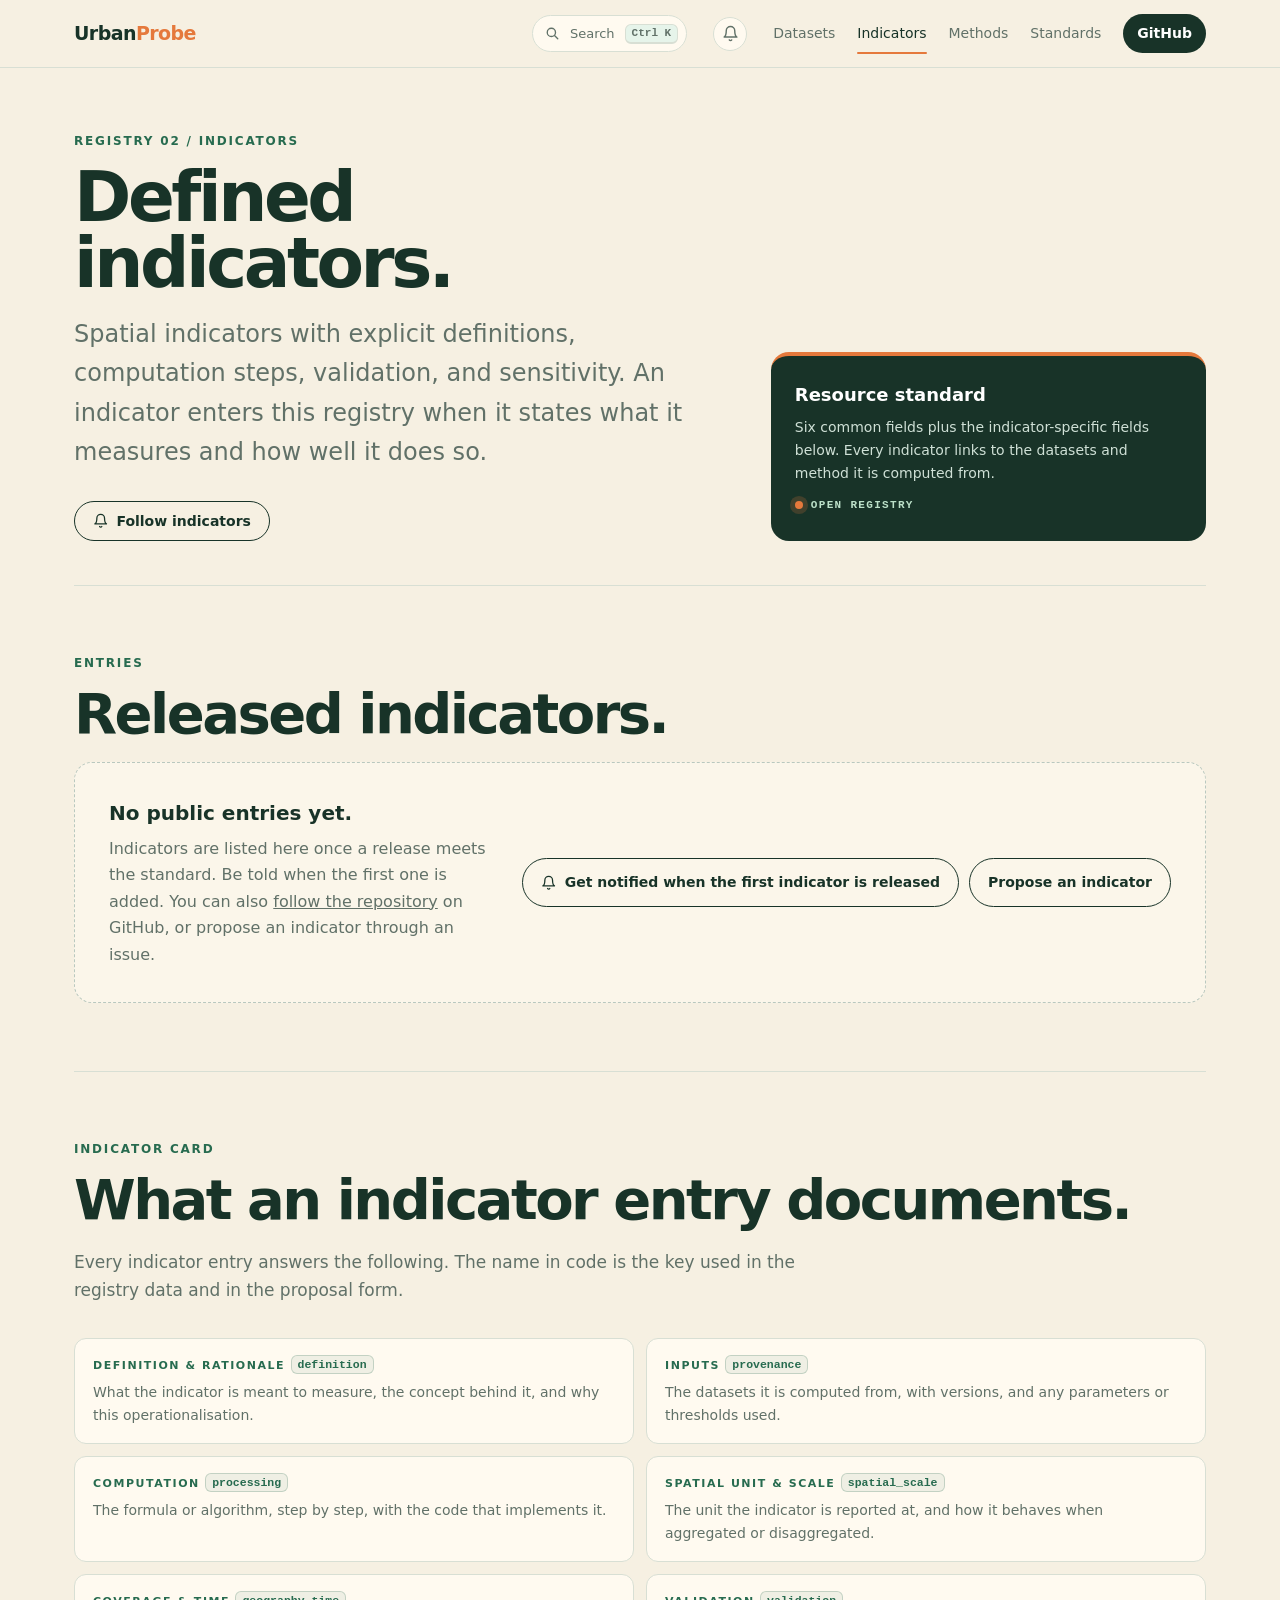
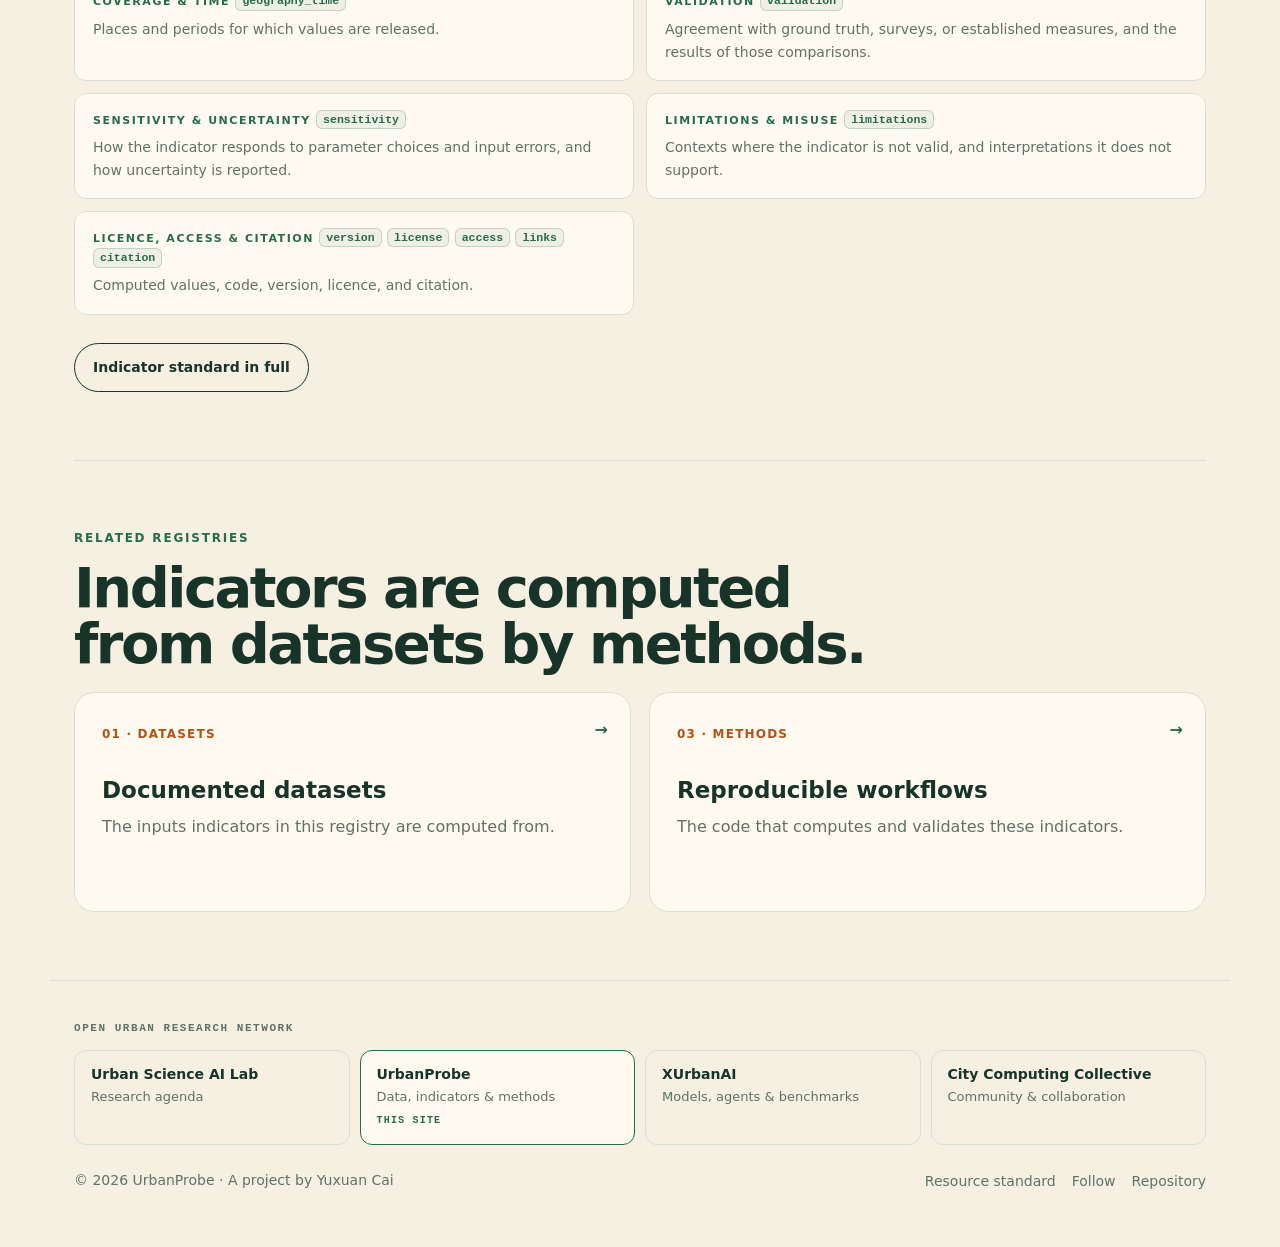
<file: indicators.html>
<!doctype html>
<html lang="en">
<head>
  <meta charset="utf-8">
  <meta name="viewport" content="width=device-width,initial-scale=1">
  <title>Indicators — UrbanProbe</title>
  <meta name="description" content="Registry of spatial indicators on UrbanProbe, each with an explicit definition, inputs, computation steps, spatial unit, validation, sensitivity, and limitations.">
  <link rel="canonical" href="https://urbanprobe.com/indicators.html">
  <meta name="theme-color" content="#183328">
  <meta property="og:type" content="website">
  <meta property="og:site_name" content="UrbanProbe">
  <meta property="og:title" content="Indicators — UrbanProbe">
  <meta property="og:description" content="Registry of spatial indicators with explicit definitions, computation steps, validation, sensitivity, and limitations.">
  <meta property="og:url" content="https://urbanprobe.com/indicators.html">
  <meta property="og:image" content="https://urbanprobe.com/assets/og.png">
  <meta property="og:image:width" content="1200">
  <meta property="og:image:height" content="630">
  <meta property="og:image:alt" content="UrbanProbe: Observe. Measure. Understand. Datasets, indicators, and methods with provenance.">
  <meta name="twitter:card" content="summary_large_image">
  <link rel="icon" href="data:image/svg+xml,%3Csvg xmlns='http://www.w3.org/2000/svg' viewBox='0 0 64 64'%3E%3Crect width='64' height='64' rx='14' fill='%23183328'/%3E%3Ccircle cx='32' cy='32' r='16' fill='none' stroke='%23ccebd8' stroke-width='4'/%3E%3Ccircle cx='32' cy='32' r='7' fill='%23e5793c'/%3E%3C/svg%3E">
  <link rel="alternate" type="application/rss+xml" title="UrbanProbe releases" href="feeds/releases.xml">
  <link rel="alternate" type="application/rss+xml" title="UrbanProbe indicators" href="feeds/indicators.xml">
  <link rel="stylesheet" href="assets/follow.css">
  <link rel="stylesheet" href="assets/site.css">
</head>
<body>
  <a class="skip" href="#main">Skip to content</a>
  <header>
    <div class="nav">
      <a class="brand" href="index.html">Urban<i>Probe</i></a>
      <button class="nav-search" type="button" data-palette hidden aria-label="Search"><svg viewBox="0 0 20 20" aria-hidden="true"><circle cx="8.5" cy="8.5" r="5.5"/><path d="m13 13 4 4"/></svg><span>Search</span><kbd>Ctrl K</kbd></button>
      <a class="nav-follow" href="follow.html" aria-label="Follow updates"><svg viewBox="0 0 24 24" fill="none" stroke="currentColor" stroke-width="2" stroke-linecap="round" stroke-linejoin="round" aria-hidden="true" focusable="false"><path d="M6 8a6 6 0 0 1 12 0c0 7 3 9 3 9H3s3-2 3-9"/><path d="M10.3 21a1.94 1.94 0 0 0 3.4 0"/></svg></a>
      <button class="nav-toggle" type="button" aria-label="Menu" aria-expanded="false" aria-controls="site-nav"><span></span><span></span><span></span></button>
      <nav id="site-nav" aria-label="Primary">
        <a href="datasets.html">Datasets</a>
        <a href="indicators.html" aria-current="page">Indicators</a>
        <a href="methods.html">Methods</a>
        <a href="standards.html">Standards</a>
        <a class="cta" href="https://github.com/Hamsterradcc/urbanprobe.com">GitHub</a>
      </nav>
    </div>
  </header>

  <main id="main">
    <div class="page-hero">
      <div>
        <div class="eyebrow">Registry 02 / Indicators</div>
        <h1>Defined indicators.</h1>
        <p class="lead">Spatial indicators with explicit definitions, computation steps, validation, and sensitivity. An indicator enters this registry when it states what it measures and how well it does so.</p>
        <div class="actions"><a class="follow-btn" data-follow data-follow-title="UrbanProbe indicators" data-follow-what="New and updated indicators, and deprecations." data-follow-feed="feeds/indicators.xml" data-follow-github="https://github.com/Hamsterradcc/urbanprobe.com" data-follow-github-kind="releases" href="follow.html"><svg class="follow-icon" viewBox="0 0 24 24" width="18" height="18" fill="none" stroke="currentColor" stroke-width="2" stroke-linecap="round" stroke-linejoin="round" aria-hidden="true" focusable="false"><path d="M6 8a6 6 0 0 1 12 0c0 7 3 9 3 9H3s3-2 3-9"/><path d="M10.3 21a1.94 1.94 0 0 0 3.4 0"/></svg><span>Follow indicators</span></a></div>
      </div>
      <aside class="note">
        <strong>Resource standard</strong>
        <p>Six common fields plus the indicator-specific fields below. Every indicator links to the datasets and method it is computed from.</p>
        <span class="status"><i></i>Open registry</span>
      </aside>
    </div>

    <section id="entries">
      <div class="eyebrow">Entries</div>
      <h2>Released indicators.</h2>
      <div data-registry="indicators">
        <div class="empty">
          <div>
            <strong>No public entries yet.</strong>
            <p>Indicators are listed here once a release meets the standard. Be told when the first one is added. You can also <a href="https://github.com/Hamsterradcc/urbanprobe.com" rel="noopener">follow the repository</a> on GitHub, or propose an indicator through an issue.</p>
          </div>
          <div class="actions">
            <a class="follow-btn" data-follow data-follow-title="UrbanProbe indicators" data-follow-what="New and updated indicators, and deprecations." data-follow-feed="feeds/indicators.xml" data-follow-github="https://github.com/Hamsterradcc/urbanprobe.com" data-follow-github-kind="releases" href="follow.html"><svg class="follow-icon" viewBox="0 0 24 24" width="18" height="18" fill="none" stroke="currentColor" stroke-width="2" stroke-linecap="round" stroke-linejoin="round" aria-hidden="true" focusable="false"><path d="M6 8a6 6 0 0 1 12 0c0 7 3 9 3 9H3s3-2 3-9"/><path d="M10.3 21a1.94 1.94 0 0 0 3.4 0"/></svg><span>Get notified when the first indicator is released</span></a>
            <a class="button" href="https://github.com/Hamsterradcc/urbanprobe.com/issues/new?template=indicator-entry.yml">Propose an indicator</a>
          </div>
        </div>
      </div>
    </section>

    <section id="card">
      <div class="eyebrow">Indicator card</div>
      <h2>What an indicator entry documents.</h2>
      <p class="intro">Every indicator entry answers the following. The name in code is the key used in the registry data and in the proposal form.</p>
      <!-- build:card indicators -->
      <dl class="fields">
        <div><dt>Definition &amp; rationale <code class="key">definition</code></dt><dd>What the indicator is meant to measure, the concept behind it, and why this operationalisation.</dd></div>
        <div><dt>Inputs <code class="key">provenance</code></dt><dd>The datasets it is computed from, with versions, and any parameters or thresholds used.</dd></div>
        <div><dt>Computation <code class="key">processing</code></dt><dd>The formula or algorithm, step by step, with the code that implements it.</dd></div>
        <div><dt>Spatial unit &amp; scale <code class="key">spatial_scale</code></dt><dd>The unit the indicator is reported at, and how it behaves when aggregated or disaggregated.</dd></div>
        <div><dt>Coverage &amp; time <code class="key">geography_time</code></dt><dd>Places and periods for which values are released.</dd></div>
        <div><dt>Validation <code class="key">validation</code></dt><dd>Agreement with ground truth, surveys, or established measures, and the results of those comparisons.</dd></div>
        <div><dt>Sensitivity &amp; uncertainty <code class="key">sensitivity</code></dt><dd>How the indicator responds to parameter choices and input errors, and how uncertainty is reported.</dd></div>
        <div><dt>Limitations &amp; misuse <code class="key">limitations</code></dt><dd>Contexts where the indicator is not valid, and interpretations it does not support.</dd></div>
        <div><dt>Licence, access &amp; citation <code class="key">version</code> <code class="key">license</code> <code class="key">access</code> <code class="key">links</code> <code class="key">citation</code></dt><dd>Computed values, code, version, licence, and citation.</dd></div>
      </dl>
      <!-- /build:card indicators -->
      <div class="actions"><a class="button" href="standards.html#indicators">Indicator standard in full</a></div>
    </section>

    <section id="related">
      <div class="eyebrow">Related registries</div>
      <h2>Indicators are computed from datasets by methods.</h2>
      <div class="grid two">
        <a class="card" href="datasets.html"><small>01 · DATASETS</small><span class="more" aria-hidden="true">→</span><h3>Documented datasets</h3><p>The inputs indicators in this registry are computed from.</p></a>
        <a class="card" href="methods.html"><small>03 · METHODS</small><span class="more" aria-hidden="true">→</span><h3>Reproducible workflows</h3><p>The code that computes and validates these indicators.</p></a>
      </div>
    </section>
  </main>

  <footer>
    <p class="network-title" id="network-title">Open urban research network</p>
    <ul class="network" aria-labelledby="network-title">
        <li><a href="https://urbanscience.ai"><strong>Urban Science AI Lab</strong><span>Research agenda</span></a></li>
        <li><div class="here"><strong>UrbanProbe</strong><span>Data, indicators &amp; methods</span><small>This site</small></div></li>
        <li><a href="https://xurbanai.com"><strong>XUrbanAI</strong><span>Models, agents &amp; benchmarks</span></a></li>
        <li><a href="https://citycomputingcollective.com"><strong>City Computing Collective</strong><span>Community &amp; collaboration</span></a></li>
    </ul>
    <div class="footer-base">
      <span>&copy; 2026 UrbanProbe &middot; A project by <a href="https://yuxuancai.com">Yuxuan Cai</a></span>
      <div class="links"><a href="standards.html">Resource standard</a><a href="follow.html">Follow</a><a href="https://github.com/Hamsterradcc/urbanprobe.com">Repository</a></div>
    </div>
  </footer>
  <script src="assets/follow.js"></script>
  <script src="assets/site.js"></script>
  <script src="assets/palette.js"></script>
</body>
</html>
</file>
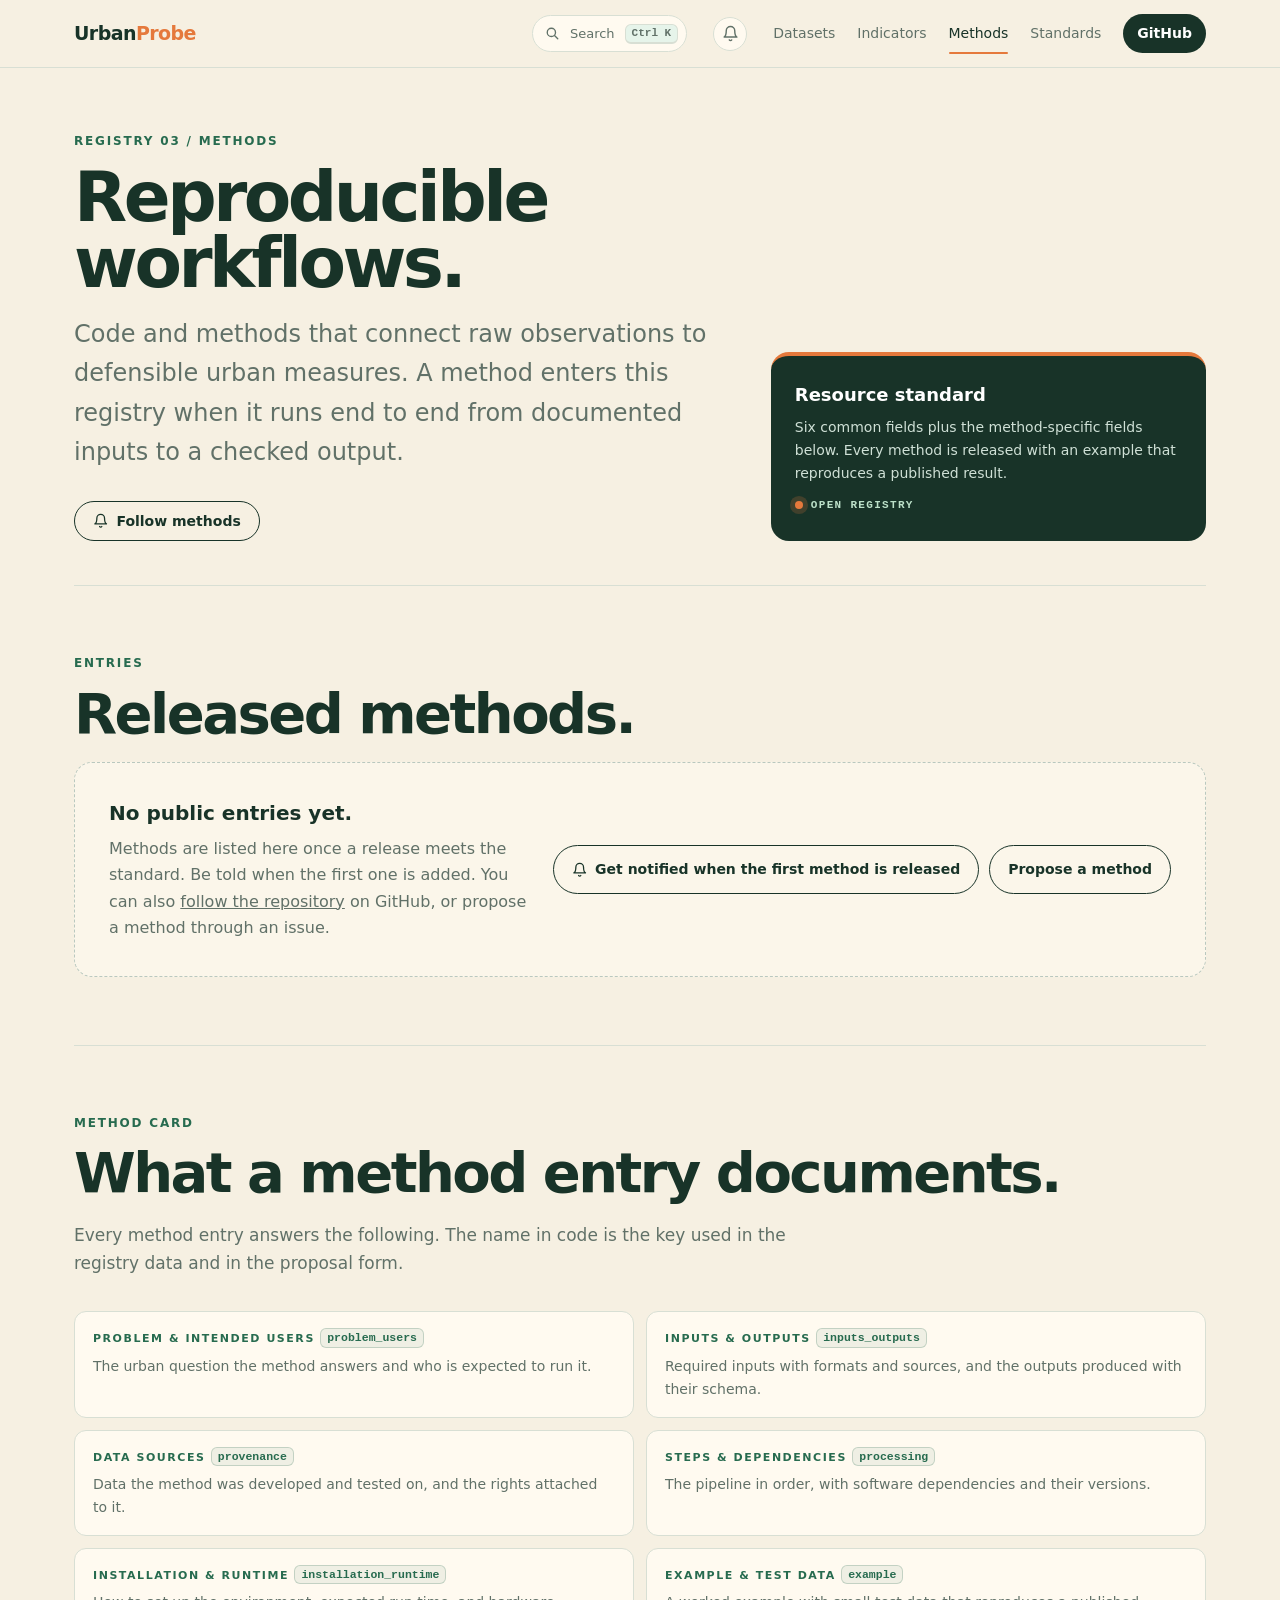
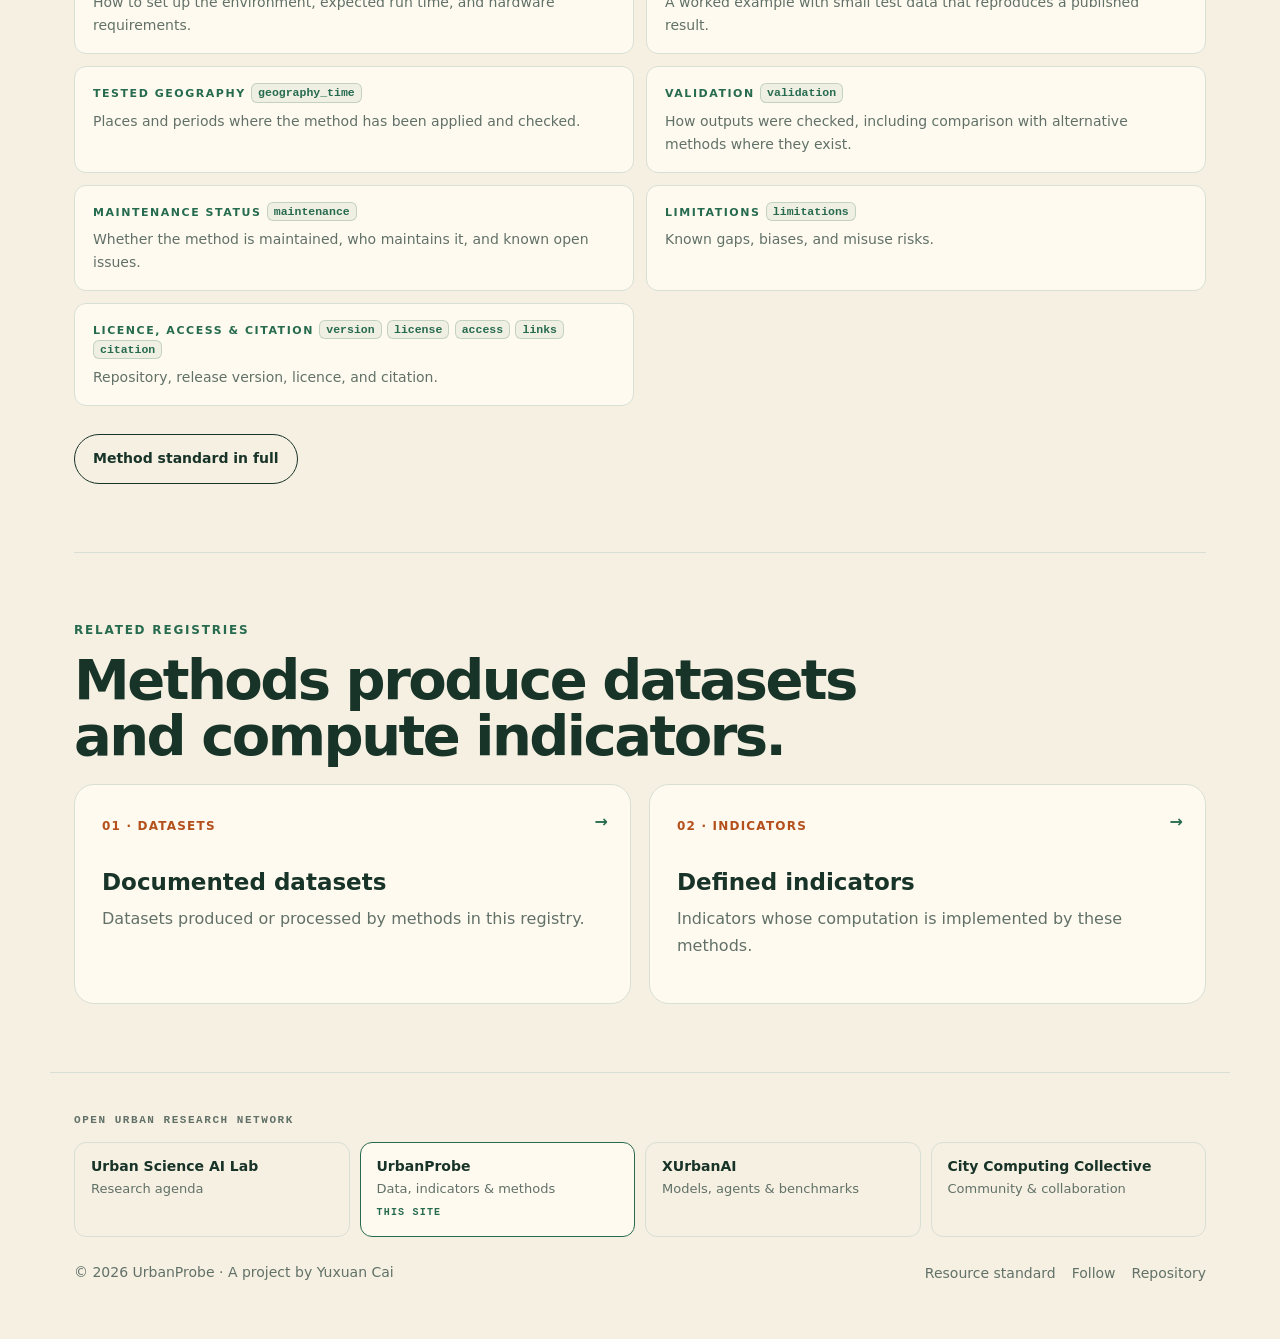
<file: methods.html>
<!doctype html>
<html lang="en">
<head>
  <meta charset="utf-8">
  <meta name="viewport" content="width=device-width,initial-scale=1">
  <title>Methods — UrbanProbe</title>
  <meta name="description" content="Registry of reproducible urban research methods on UrbanProbe: workflows documented with their inputs, outputs, steps, environment, example data, validation, and maintenance status.">
  <link rel="canonical" href="https://urbanprobe.com/methods.html">
  <meta name="theme-color" content="#183328">
  <meta property="og:type" content="website">
  <meta property="og:site_name" content="UrbanProbe">
  <meta property="og:title" content="Methods — UrbanProbe">
  <meta property="og:description" content="Registry of reproducible urban research methods documented with inputs, outputs, steps, environment, example data, and validation.">
  <meta property="og:url" content="https://urbanprobe.com/methods.html">
  <meta property="og:image" content="https://urbanprobe.com/assets/og.png">
  <meta property="og:image:width" content="1200">
  <meta property="og:image:height" content="630">
  <meta property="og:image:alt" content="UrbanProbe: Observe. Measure. Understand. Datasets, indicators, and methods with provenance.">
  <meta name="twitter:card" content="summary_large_image">
  <link rel="icon" href="data:image/svg+xml,%3Csvg xmlns='http://www.w3.org/2000/svg' viewBox='0 0 64 64'%3E%3Crect width='64' height='64' rx='14' fill='%23183328'/%3E%3Ccircle cx='32' cy='32' r='16' fill='none' stroke='%23ccebd8' stroke-width='4'/%3E%3Ccircle cx='32' cy='32' r='7' fill='%23e5793c'/%3E%3C/svg%3E">
  <link rel="alternate" type="application/rss+xml" title="UrbanProbe releases" href="feeds/releases.xml">
  <link rel="alternate" type="application/rss+xml" title="UrbanProbe methods" href="feeds/methods.xml">
  <link rel="stylesheet" href="assets/follow.css">
  <link rel="stylesheet" href="assets/site.css">
</head>
<body>
  <a class="skip" href="#main">Skip to content</a>
  <header>
    <div class="nav">
      <a class="brand" href="index.html">Urban<i>Probe</i></a>
      <button class="nav-search" type="button" data-palette hidden aria-label="Search"><svg viewBox="0 0 20 20" aria-hidden="true"><circle cx="8.5" cy="8.5" r="5.5"/><path d="m13 13 4 4"/></svg><span>Search</span><kbd>Ctrl K</kbd></button>
      <a class="nav-follow" href="follow.html" aria-label="Follow updates"><svg viewBox="0 0 24 24" fill="none" stroke="currentColor" stroke-width="2" stroke-linecap="round" stroke-linejoin="round" aria-hidden="true" focusable="false"><path d="M6 8a6 6 0 0 1 12 0c0 7 3 9 3 9H3s3-2 3-9"/><path d="M10.3 21a1.94 1.94 0 0 0 3.4 0"/></svg></a>
      <button class="nav-toggle" type="button" aria-label="Menu" aria-expanded="false" aria-controls="site-nav"><span></span><span></span><span></span></button>
      <nav id="site-nav" aria-label="Primary">
        <a href="datasets.html">Datasets</a>
        <a href="indicators.html">Indicators</a>
        <a href="methods.html" aria-current="page">Methods</a>
        <a href="standards.html">Standards</a>
        <a class="cta" href="https://github.com/Hamsterradcc/urbanprobe.com">GitHub</a>
      </nav>
    </div>
  </header>

  <main id="main">
    <div class="page-hero">
      <div>
        <div class="eyebrow">Registry 03 / Methods</div>
        <h1>Reproducible workflows.</h1>
        <p class="lead">Code and methods that connect raw observations to defensible urban measures. A method enters this registry when it runs end to end from documented inputs to a checked output.</p>
        <div class="actions"><a class="follow-btn" data-follow data-follow-title="UrbanProbe methods" data-follow-what="New and updated methods, and deprecations." data-follow-feed="feeds/methods.xml" data-follow-github="https://github.com/Hamsterradcc/urbanprobe.com" data-follow-github-kind="releases" href="follow.html"><svg class="follow-icon" viewBox="0 0 24 24" width="18" height="18" fill="none" stroke="currentColor" stroke-width="2" stroke-linecap="round" stroke-linejoin="round" aria-hidden="true" focusable="false"><path d="M6 8a6 6 0 0 1 12 0c0 7 3 9 3 9H3s3-2 3-9"/><path d="M10.3 21a1.94 1.94 0 0 0 3.4 0"/></svg><span>Follow methods</span></a></div>
      </div>
      <aside class="note">
        <strong>Resource standard</strong>
        <p>Six common fields plus the method-specific fields below. Every method is released with an example that reproduces a published result.</p>
        <span class="status"><i></i>Open registry</span>
      </aside>
    </div>

    <section id="entries">
      <div class="eyebrow">Entries</div>
      <h2>Released methods.</h2>
      <div data-registry="methods">
        <div class="empty">
          <div>
            <strong>No public entries yet.</strong>
            <p>Methods are listed here once a release meets the standard. Be told when the first one is added. You can also <a href="https://github.com/Hamsterradcc/urbanprobe.com" rel="noopener">follow the repository</a> on GitHub, or propose a method through an issue.</p>
          </div>
          <div class="actions">
            <a class="follow-btn" data-follow data-follow-title="UrbanProbe methods" data-follow-what="New and updated methods, and deprecations." data-follow-feed="feeds/methods.xml" data-follow-github="https://github.com/Hamsterradcc/urbanprobe.com" data-follow-github-kind="releases" href="follow.html"><svg class="follow-icon" viewBox="0 0 24 24" width="18" height="18" fill="none" stroke="currentColor" stroke-width="2" stroke-linecap="round" stroke-linejoin="round" aria-hidden="true" focusable="false"><path d="M6 8a6 6 0 0 1 12 0c0 7 3 9 3 9H3s3-2 3-9"/><path d="M10.3 21a1.94 1.94 0 0 0 3.4 0"/></svg><span>Get notified when the first method is released</span></a>
            <a class="button" href="https://github.com/Hamsterradcc/urbanprobe.com/issues/new?template=method-entry.yml">Propose a method</a>
          </div>
        </div>
      </div>
    </section>

    <section id="card">
      <div class="eyebrow">Method card</div>
      <h2>What a method entry documents.</h2>
      <p class="intro">Every method entry answers the following. The name in code is the key used in the registry data and in the proposal form.</p>
      <!-- build:card methods -->
      <dl class="fields">
        <div><dt>Problem &amp; intended users <code class="key">problem_users</code></dt><dd>The urban question the method answers and who is expected to run it.</dd></div>
        <div><dt>Inputs &amp; outputs <code class="key">inputs_outputs</code></dt><dd>Required inputs with formats and sources, and the outputs produced with their schema.</dd></div>
        <div><dt>Data sources <code class="key">provenance</code></dt><dd>Data the method was developed and tested on, and the rights attached to it.</dd></div>
        <div><dt>Steps &amp; dependencies <code class="key">processing</code></dt><dd>The pipeline in order, with software dependencies and their versions.</dd></div>
        <div><dt>Installation &amp; runtime <code class="key">installation_runtime</code></dt><dd>How to set up the environment, expected run time, and hardware requirements.</dd></div>
        <div><dt>Example &amp; test data <code class="key">example</code></dt><dd>A worked example with small test data that reproduces a published result.</dd></div>
        <div><dt>Tested geography <code class="key">geography_time</code></dt><dd>Places and periods where the method has been applied and checked.</dd></div>
        <div><dt>Validation <code class="key">validation</code></dt><dd>How outputs were checked, including comparison with alternative methods where they exist.</dd></div>
        <div><dt>Maintenance status <code class="key">maintenance</code></dt><dd>Whether the method is maintained, who maintains it, and known open issues.</dd></div>
        <div><dt>Limitations <code class="key">limitations</code></dt><dd>Known gaps, biases, and misuse risks.</dd></div>
        <div><dt>Licence, access &amp; citation <code class="key">version</code> <code class="key">license</code> <code class="key">access</code> <code class="key">links</code> <code class="key">citation</code></dt><dd>Repository, release version, licence, and citation.</dd></div>
      </dl>
      <!-- /build:card methods -->
      <div class="actions"><a class="button" href="standards.html#methods">Method standard in full</a></div>
    </section>

    <section id="related">
      <div class="eyebrow">Related registries</div>
      <h2>Methods produce datasets and compute indicators.</h2>
      <div class="grid two">
        <a class="card" href="datasets.html"><small>01 · DATASETS</small><span class="more" aria-hidden="true">→</span><h3>Documented datasets</h3><p>Datasets produced or processed by methods in this registry.</p></a>
        <a class="card" href="indicators.html"><small>02 · INDICATORS</small><span class="more" aria-hidden="true">→</span><h3>Defined indicators</h3><p>Indicators whose computation is implemented by these methods.</p></a>
      </div>
    </section>
  </main>

  <footer>
    <p class="network-title" id="network-title">Open urban research network</p>
    <ul class="network" aria-labelledby="network-title">
        <li><a href="https://urbanscience.ai"><strong>Urban Science AI Lab</strong><span>Research agenda</span></a></li>
        <li><div class="here"><strong>UrbanProbe</strong><span>Data, indicators &amp; methods</span><small>This site</small></div></li>
        <li><a href="https://xurbanai.com"><strong>XUrbanAI</strong><span>Models, agents &amp; benchmarks</span></a></li>
        <li><a href="https://citycomputingcollective.com"><strong>City Computing Collective</strong><span>Community &amp; collaboration</span></a></li>
    </ul>
    <div class="footer-base">
      <span>&copy; 2026 UrbanProbe &middot; A project by <a href="https://yuxuancai.com">Yuxuan Cai</a></span>
      <div class="links"><a href="standards.html">Resource standard</a><a href="follow.html">Follow</a><a href="https://github.com/Hamsterradcc/urbanprobe.com">Repository</a></div>
    </div>
  </footer>
  <script src="assets/follow.js"></script>
  <script src="assets/site.js"></script>
  <script src="assets/palette.js"></script>
</body>
</html>
</file>
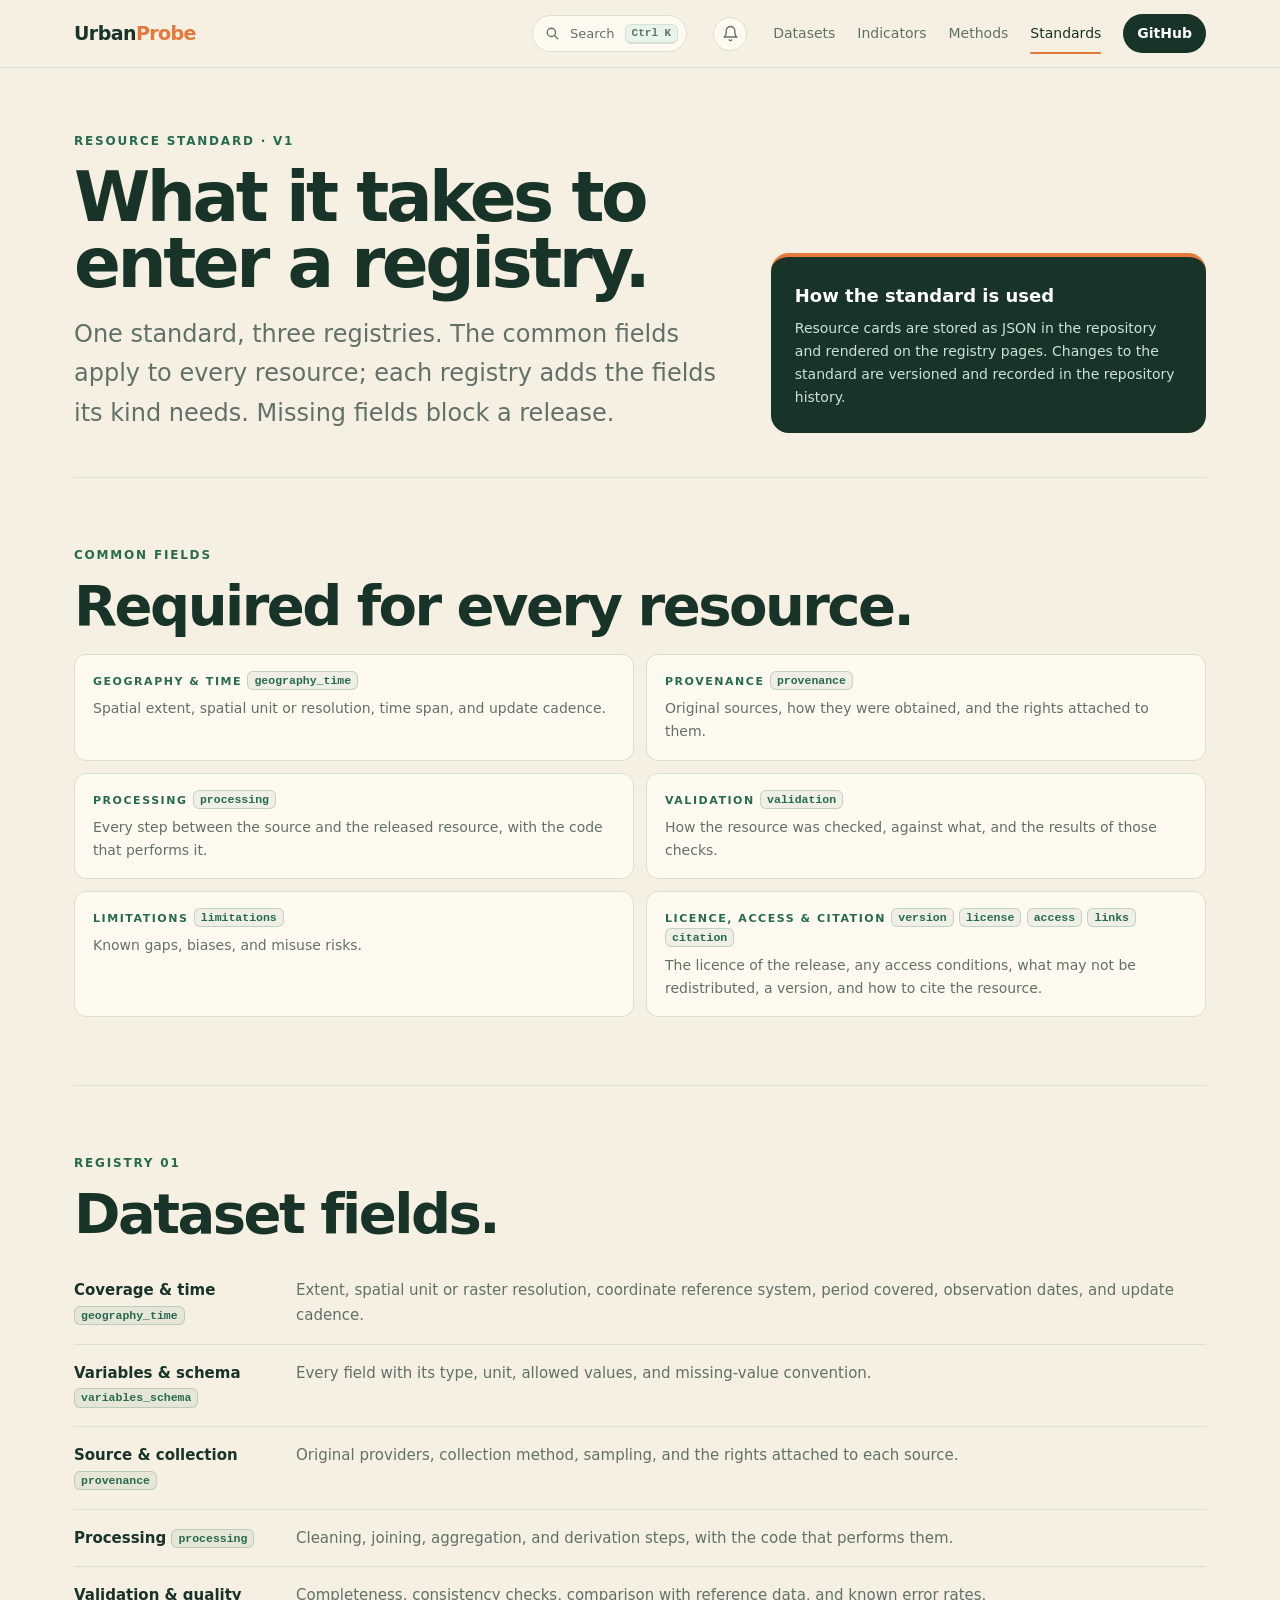
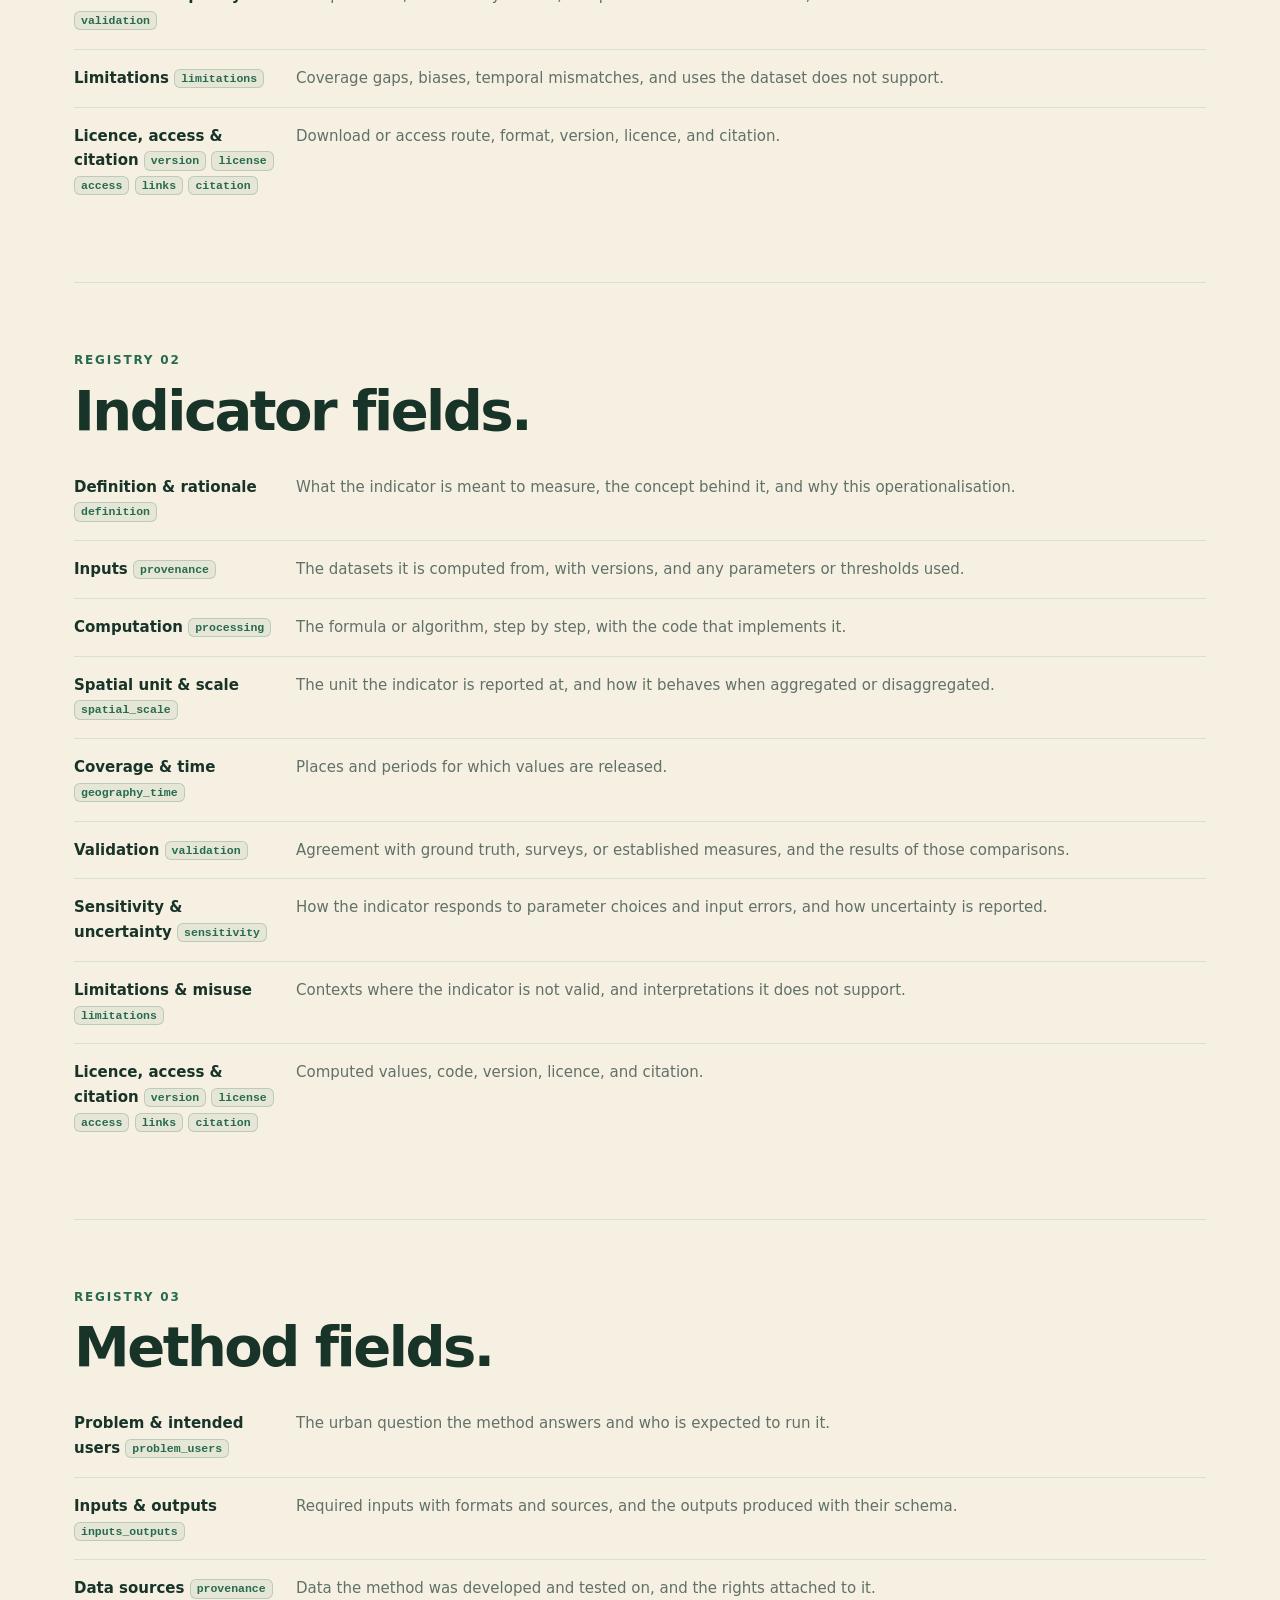
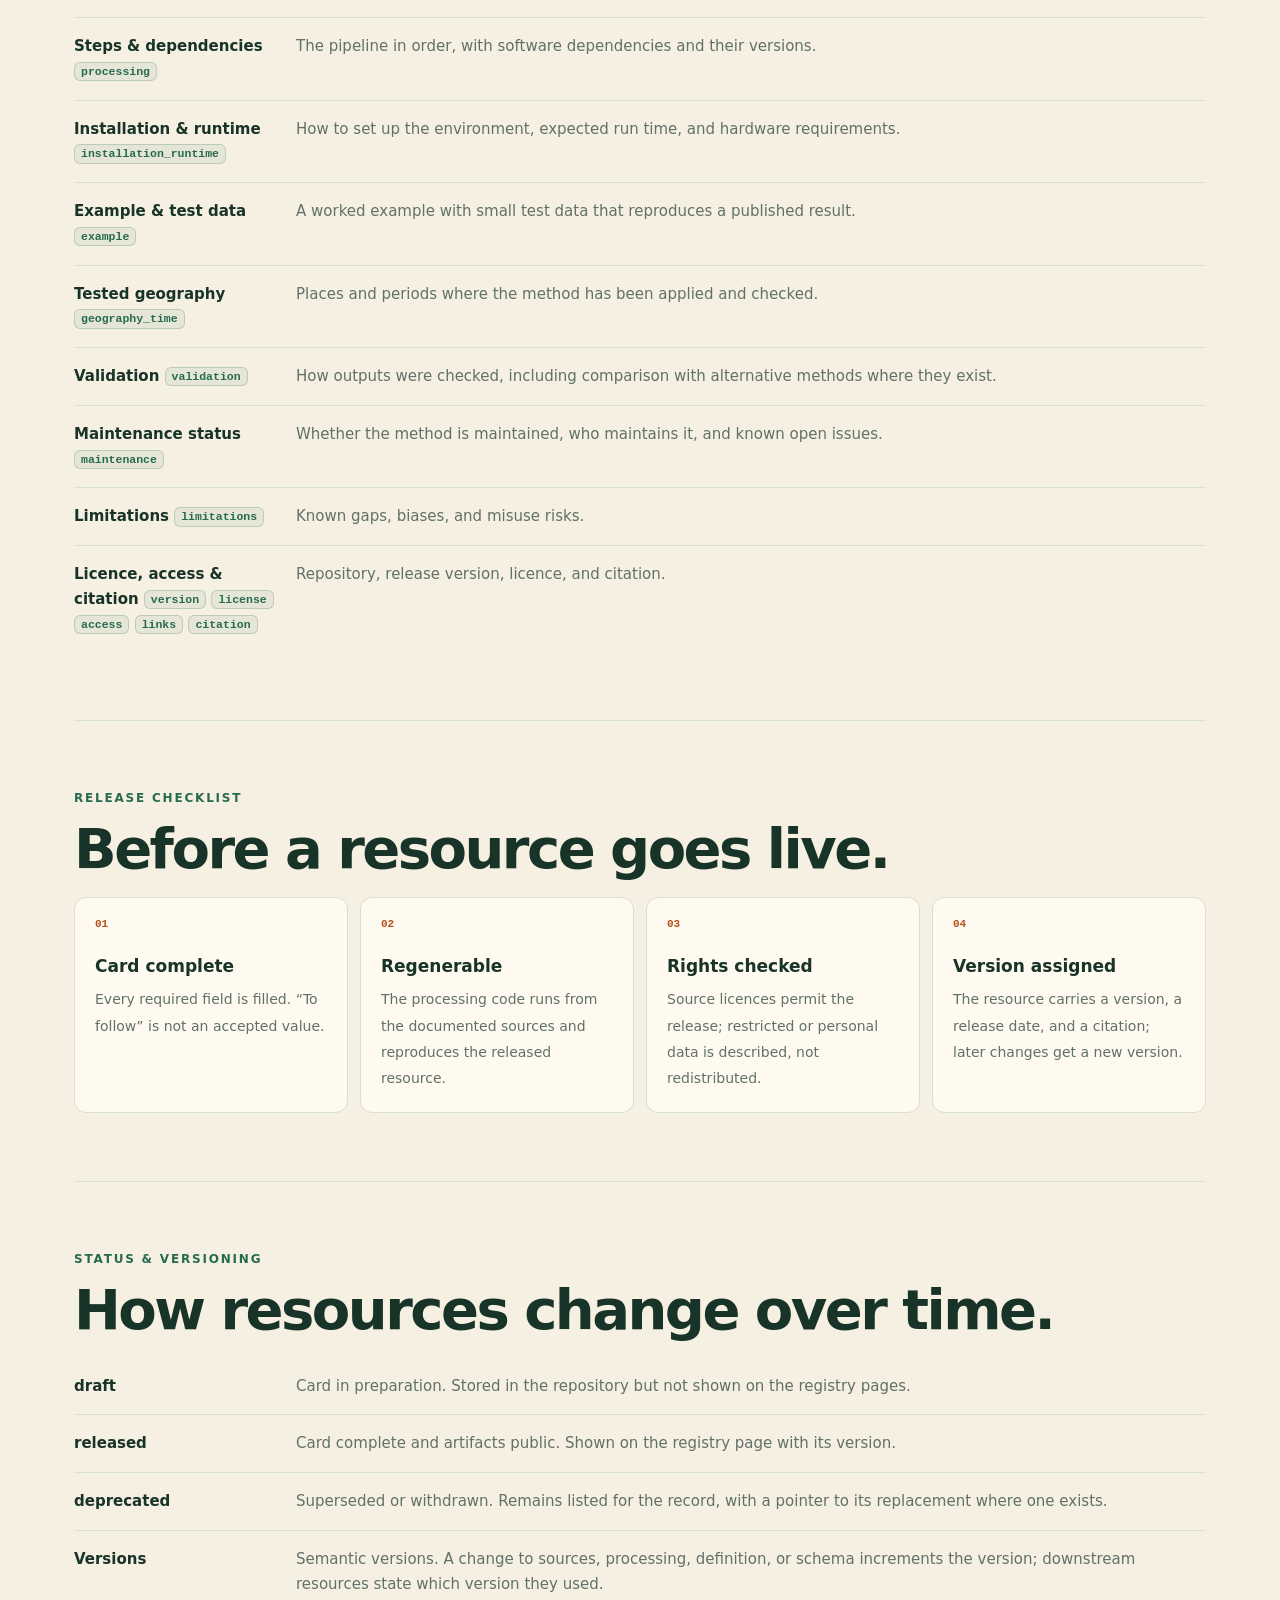
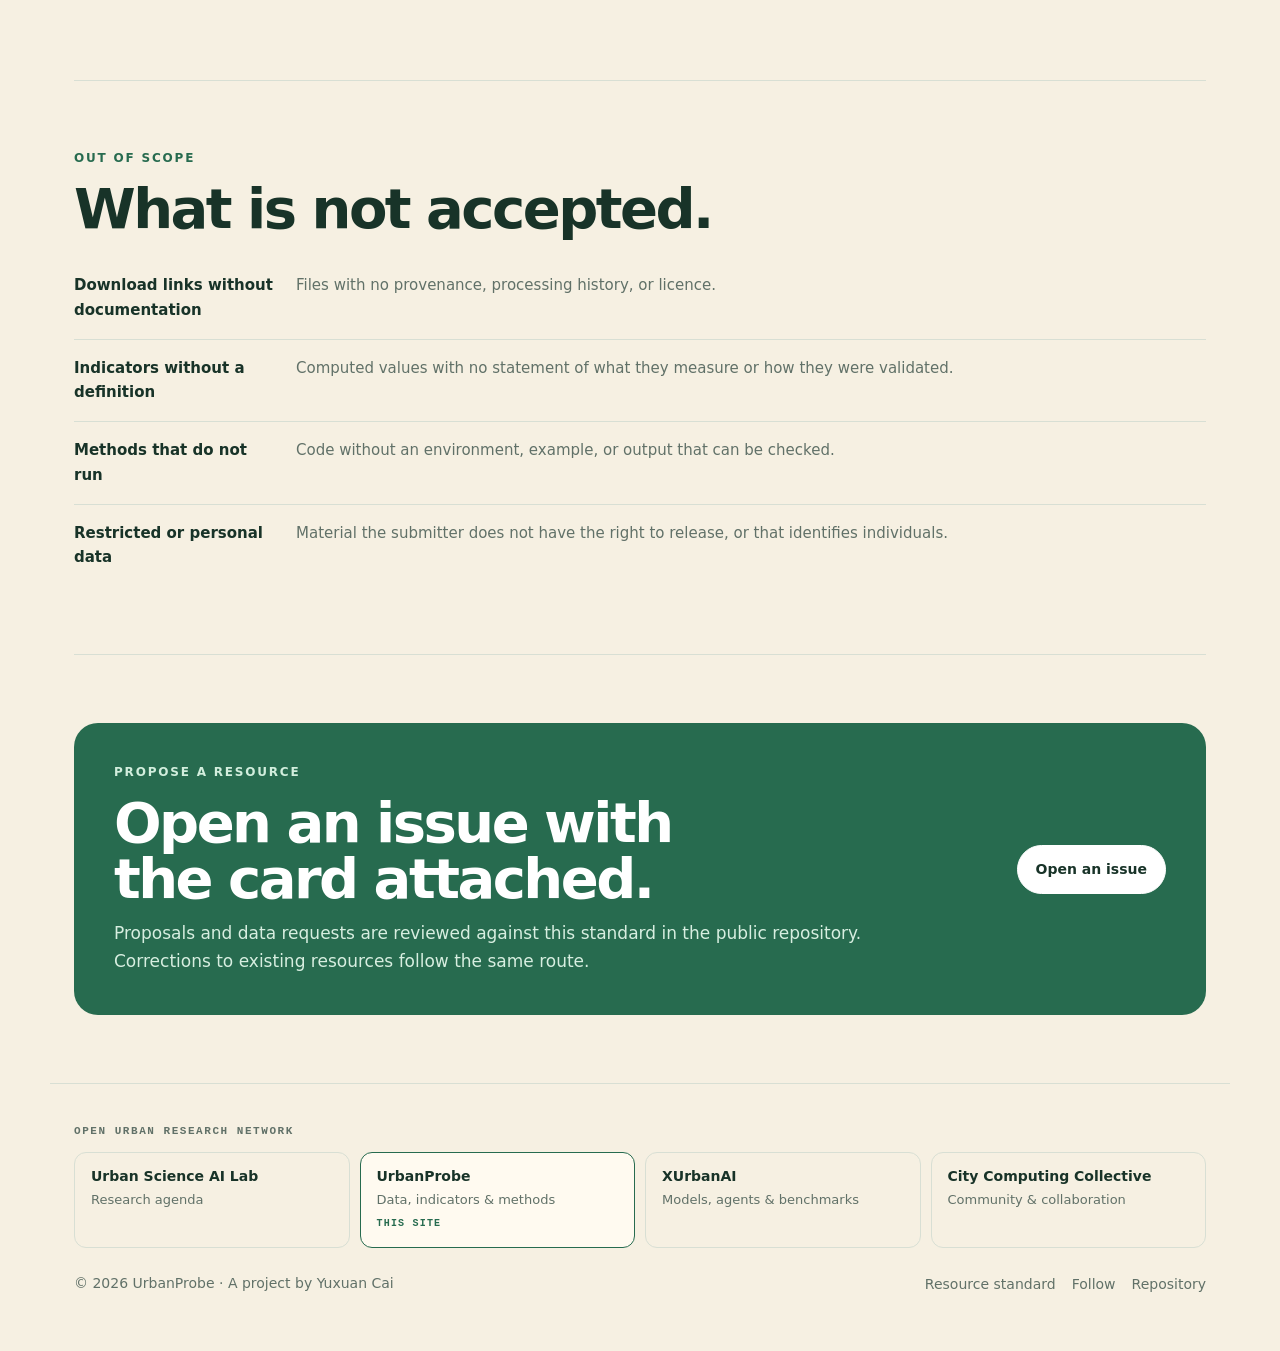
<file: standards.html>
<!doctype html>
<html lang="en">
<head>
  <meta charset="utf-8">
  <meta name="viewport" content="width=device-width,initial-scale=1">
  <title>Resource Standard — UrbanProbe</title>
  <meta name="description" content="The UrbanProbe resource standard: the fields every dataset, indicator, and method must document, the release checklist, status and versioning rules, and what is not accepted.">
  <link rel="canonical" href="https://urbanprobe.com/standards.html">
  <meta name="theme-color" content="#183328">
  <meta property="og:type" content="website">
  <meta property="og:site_name" content="UrbanProbe">
  <meta property="og:title" content="Resource Standard — UrbanProbe">
  <meta property="og:description" content="The fields every dataset, indicator, and method must document, the release checklist, and what is not accepted.">
  <meta property="og:url" content="https://urbanprobe.com/standards.html">
  <meta property="og:image" content="https://urbanprobe.com/assets/og.png">
  <meta property="og:image:width" content="1200">
  <meta property="og:image:height" content="630">
  <meta property="og:image:alt" content="UrbanProbe: Observe. Measure. Understand. Datasets, indicators, and methods with provenance.">
  <meta name="twitter:card" content="summary_large_image">
  <link rel="icon" href="data:image/svg+xml,%3Csvg xmlns='http://www.w3.org/2000/svg' viewBox='0 0 64 64'%3E%3Crect width='64' height='64' rx='14' fill='%23183328'/%3E%3Ccircle cx='32' cy='32' r='16' fill='none' stroke='%23ccebd8' stroke-width='4'/%3E%3Ccircle cx='32' cy='32' r='7' fill='%23e5793c'/%3E%3C/svg%3E">
  <link rel="alternate" type="application/rss+xml" title="UrbanProbe releases" href="feeds/releases.xml">
  <link rel="stylesheet" href="assets/follow.css">
  <link rel="stylesheet" href="assets/site.css">
</head>
<body>
  <a class="skip" href="#main">Skip to content</a>
  <header>
    <div class="nav">
      <a class="brand" href="index.html">Urban<i>Probe</i></a>
      <button class="nav-search" type="button" data-palette hidden aria-label="Search"><svg viewBox="0 0 20 20" aria-hidden="true"><circle cx="8.5" cy="8.5" r="5.5"/><path d="m13 13 4 4"/></svg><span>Search</span><kbd>Ctrl K</kbd></button>
      <a class="nav-follow" href="follow.html" aria-label="Follow updates"><svg viewBox="0 0 24 24" fill="none" stroke="currentColor" stroke-width="2" stroke-linecap="round" stroke-linejoin="round" aria-hidden="true" focusable="false"><path d="M6 8a6 6 0 0 1 12 0c0 7 3 9 3 9H3s3-2 3-9"/><path d="M10.3 21a1.94 1.94 0 0 0 3.4 0"/></svg></a>
      <button class="nav-toggle" type="button" aria-label="Menu" aria-expanded="false" aria-controls="site-nav"><span></span><span></span><span></span></button>
      <nav id="site-nav" aria-label="Primary">
        <a href="datasets.html">Datasets</a>
        <a href="indicators.html">Indicators</a>
        <a href="methods.html">Methods</a>
        <a href="standards.html" aria-current="page">Standards</a>
        <a class="cta" href="https://github.com/Hamsterradcc/urbanprobe.com">GitHub</a>
      </nav>
    </div>
  </header>

  <main id="main">
    <div class="page-hero">
      <div>
        <div class="eyebrow">Resource standard · v1</div>
        <h1>What it takes to enter a registry.</h1>
        <p class="lead">One standard, three registries. The common fields apply to every resource; each registry adds the fields its kind needs. Missing fields block a release.</p>
      </div>
      <aside class="note">
        <strong>How the standard is used</strong>
        <p>Resource cards are stored as JSON in the repository and rendered on the registry pages. Changes to the standard are versioned and recorded in the repository history.</p>
      </aside>
    </div>

    <section id="common">
      <div class="eyebrow">Common fields</div>
      <h2>Required for every resource.</h2>
      <!-- build:common -->
      <dl class="fields">
        <div><dt>Geography &amp; time <code class="key">geography_time</code></dt><dd>Spatial extent, spatial unit or resolution, time span, and update cadence.</dd></div>
        <div><dt>Provenance <code class="key">provenance</code></dt><dd>Original sources, how they were obtained, and the rights attached to them.</dd></div>
        <div><dt>Processing <code class="key">processing</code></dt><dd>Every step between the source and the released resource, with the code that performs it.</dd></div>
        <div><dt>Validation <code class="key">validation</code></dt><dd>How the resource was checked, against what, and the results of those checks.</dd></div>
        <div><dt>Limitations <code class="key">limitations</code></dt><dd>Known gaps, biases, and misuse risks.</dd></div>
        <div><dt>Licence, access &amp; citation <code class="key">version</code> <code class="key">license</code> <code class="key">access</code> <code class="key">links</code> <code class="key">citation</code></dt><dd>The licence of the release, any access conditions, what may not be redistributed, a version, and how to cite the resource.</dd></div>
      </dl>
      <!-- /build:common -->
    </section>

    <section id="datasets">
      <div class="eyebrow">Registry 01</div>
      <h2>Dataset fields.</h2>
      <!-- build:rules datasets -->
      <div class="rules">
        <div class="rule"><strong>Coverage &amp; time <code class="key">geography_time</code></strong><span>Extent, spatial unit or raster resolution, coordinate reference system, period covered, observation dates, and update cadence.</span></div>
        <div class="rule"><strong>Variables &amp; schema <code class="key">variables_schema</code></strong><span>Every field with its type, unit, allowed values, and missing-value convention.</span></div>
        <div class="rule"><strong>Source &amp; collection <code class="key">provenance</code></strong><span>Original providers, collection method, sampling, and the rights attached to each source.</span></div>
        <div class="rule"><strong>Processing <code class="key">processing</code></strong><span>Cleaning, joining, aggregation, and derivation steps, with the code that performs them.</span></div>
        <div class="rule"><strong>Validation &amp; quality <code class="key">validation</code></strong><span>Completeness, consistency checks, comparison with reference data, and known error rates.</span></div>
        <div class="rule"><strong>Limitations <code class="key">limitations</code></strong><span>Coverage gaps, biases, temporal mismatches, and uses the dataset does not support.</span></div>
        <div class="rule"><strong>Licence, access &amp; citation <code class="key">version</code> <code class="key">license</code> <code class="key">access</code> <code class="key">links</code> <code class="key">citation</code></strong><span>Download or access route, format, version, licence, and citation.</span></div>
      </div>
      <!-- /build:rules datasets -->
    </section>

    <section id="indicators">
      <div class="eyebrow">Registry 02</div>
      <h2>Indicator fields.</h2>
      <!-- build:rules indicators -->
      <div class="rules">
        <div class="rule"><strong>Definition &amp; rationale <code class="key">definition</code></strong><span>What the indicator is meant to measure, the concept behind it, and why this operationalisation.</span></div>
        <div class="rule"><strong>Inputs <code class="key">provenance</code></strong><span>The datasets it is computed from, with versions, and any parameters or thresholds used.</span></div>
        <div class="rule"><strong>Computation <code class="key">processing</code></strong><span>The formula or algorithm, step by step, with the code that implements it.</span></div>
        <div class="rule"><strong>Spatial unit &amp; scale <code class="key">spatial_scale</code></strong><span>The unit the indicator is reported at, and how it behaves when aggregated or disaggregated.</span></div>
        <div class="rule"><strong>Coverage &amp; time <code class="key">geography_time</code></strong><span>Places and periods for which values are released.</span></div>
        <div class="rule"><strong>Validation <code class="key">validation</code></strong><span>Agreement with ground truth, surveys, or established measures, and the results of those comparisons.</span></div>
        <div class="rule"><strong>Sensitivity &amp; uncertainty <code class="key">sensitivity</code></strong><span>How the indicator responds to parameter choices and input errors, and how uncertainty is reported.</span></div>
        <div class="rule"><strong>Limitations &amp; misuse <code class="key">limitations</code></strong><span>Contexts where the indicator is not valid, and interpretations it does not support.</span></div>
        <div class="rule"><strong>Licence, access &amp; citation <code class="key">version</code> <code class="key">license</code> <code class="key">access</code> <code class="key">links</code> <code class="key">citation</code></strong><span>Computed values, code, version, licence, and citation.</span></div>
      </div>
      <!-- /build:rules indicators -->
    </section>

    <section id="methods">
      <div class="eyebrow">Registry 03</div>
      <h2>Method fields.</h2>
      <!-- build:rules methods -->
      <div class="rules">
        <div class="rule"><strong>Problem &amp; intended users <code class="key">problem_users</code></strong><span>The urban question the method answers and who is expected to run it.</span></div>
        <div class="rule"><strong>Inputs &amp; outputs <code class="key">inputs_outputs</code></strong><span>Required inputs with formats and sources, and the outputs produced with their schema.</span></div>
        <div class="rule"><strong>Data sources <code class="key">provenance</code></strong><span>Data the method was developed and tested on, and the rights attached to it.</span></div>
        <div class="rule"><strong>Steps &amp; dependencies <code class="key">processing</code></strong><span>The pipeline in order, with software dependencies and their versions.</span></div>
        <div class="rule"><strong>Installation &amp; runtime <code class="key">installation_runtime</code></strong><span>How to set up the environment, expected run time, and hardware requirements.</span></div>
        <div class="rule"><strong>Example &amp; test data <code class="key">example</code></strong><span>A worked example with small test data that reproduces a published result.</span></div>
        <div class="rule"><strong>Tested geography <code class="key">geography_time</code></strong><span>Places and periods where the method has been applied and checked.</span></div>
        <div class="rule"><strong>Validation <code class="key">validation</code></strong><span>How outputs were checked, including comparison with alternative methods where they exist.</span></div>
        <div class="rule"><strong>Maintenance status <code class="key">maintenance</code></strong><span>Whether the method is maintained, who maintains it, and known open issues.</span></div>
        <div class="rule"><strong>Limitations <code class="key">limitations</code></strong><span>Known gaps, biases, and misuse risks.</span></div>
        <div class="rule"><strong>Licence, access &amp; citation <code class="key">version</code> <code class="key">license</code> <code class="key">access</code> <code class="key">links</code> <code class="key">citation</code></strong><span>Repository, release version, licence, and citation.</span></div>
      </div>
      <!-- /build:rules methods -->
    </section>

    <section id="release">
      <div class="eyebrow">Release checklist</div>
      <h2>Before a resource goes live.</h2>
      <div class="steps">
        <div class="step"><strong>Card complete</strong><span>Every required field is filled. “To follow” is not an accepted value.</span></div>
        <div class="step"><strong>Regenerable</strong><span>The processing code runs from the documented sources and reproduces the released resource.</span></div>
        <div class="step"><strong>Rights checked</strong><span>Source licences permit the release; restricted or personal data is described, not redistributed.</span></div>
        <div class="step"><strong>Version assigned</strong><span>The resource carries a version, a release date, and a citation; later changes get a new version.</span></div>
      </div>
    </section>

    <section id="status">
      <div class="eyebrow">Status &amp; versioning</div>
      <h2>How resources change over time.</h2>
      <div class="rules">
        <div class="rule"><strong>draft</strong><span>Card in preparation. Stored in the repository but not shown on the registry pages.</span></div>
        <div class="rule"><strong>released</strong><span>Card complete and artifacts public. Shown on the registry page with its version.</span></div>
        <div class="rule"><strong>deprecated</strong><span>Superseded or withdrawn. Remains listed for the record, with a pointer to its replacement where one exists.</span></div>
        <div class="rule"><strong>Versions</strong><span>Semantic versions. A change to sources, processing, definition, or schema increments the version; downstream resources state which version they used.</span></div>
      </div>
    </section>

    <section id="not-accepted">
      <div class="eyebrow">Out of scope</div>
      <h2>What is not accepted.</h2>
      <div class="rules">
        <div class="rule"><strong>Download links without documentation</strong><span>Files with no provenance, processing history, or licence.</span></div>
        <div class="rule"><strong>Indicators without a definition</strong><span>Computed values with no statement of what they measure or how they were validated.</span></div>
        <div class="rule"><strong>Methods that do not run</strong><span>Code without an environment, example, or output that can be checked.</span></div>
        <div class="rule"><strong>Restricted or personal data</strong><span>Material the submitter does not have the right to release, or that identifies individuals.</span></div>
      </div>
    </section>

    <section>
      <div class="callout">
        <div>
          <div class="eyebrow">Propose a resource</div>
          <h2>Open an issue with the card attached.</h2>
          <p class="intro">Proposals and data requests are reviewed against this standard in the public repository. Corrections to existing resources follow the same route.</p>
        </div>
        <a class="button light" href="https://github.com/Hamsterradcc/urbanprobe.com/issues/new/choose">Open an issue</a>
      </div>
    </section>
  </main>

  <footer>
    <p class="network-title" id="network-title">Open urban research network</p>
    <ul class="network" aria-labelledby="network-title">
        <li><a href="https://urbanscience.ai"><strong>Urban Science AI Lab</strong><span>Research agenda</span></a></li>
        <li><div class="here"><strong>UrbanProbe</strong><span>Data, indicators &amp; methods</span><small>This site</small></div></li>
        <li><a href="https://xurbanai.com"><strong>XUrbanAI</strong><span>Models, agents &amp; benchmarks</span></a></li>
        <li><a href="https://citycomputingcollective.com"><strong>City Computing Collective</strong><span>Community &amp; collaboration</span></a></li>
    </ul>
    <div class="footer-base">
      <span>&copy; 2026 UrbanProbe &middot; A project by <a href="https://yuxuancai.com">Yuxuan Cai</a></span>
      <div class="links"><a href="standards.html">Resource standard</a><a href="follow.html">Follow</a><a href="https://github.com/Hamsterradcc/urbanprobe.com">Repository</a></div>
    </div>
  </footer>
  <script src="assets/follow.js"></script>
  <script src="assets/site.js"></script>
  <script src="assets/palette.js"></script>
</body>
</html>
</file>
<file: assets/follow.css>
/*
 * follow.css - styles for the shared Follow dialog and the .follow-btn trigger.
 * Identical on every site. Each site sets these custom properties on :root
 * (the dialog lives under <body>, so :root or body both work):
 *   --follow-bg  --follow-fg  --follow-muted  --follow-line  --follow-surface
 *   --follow-accent  --follow-accent-fg  --follow-radius  --follow-mono
 * Every use below has a fallback, so the component also works with none set.
 */

html.follow-open { overflow: hidden; }

/* ---------- generic trigger ---------- */
.follow-btn {
  display: inline-flex;
  align-items: center;
  justify-content: center;
  gap: .5rem;
  min-height: 2.25rem;
  padding: .45rem .9rem;
  font: inherit;
  font-weight: 600;
  line-height: 1.2;
  color: var(--follow-fg, #1a1a1a);
  background: var(--follow-surface, #f4f4f5);
  border: 1px solid var(--follow-line, #c9c9cf);
  border-radius: var(--follow-radius, 8px);
  text-decoration: none;
  cursor: pointer;
}
.follow-btn:hover { border-color: var(--follow-accent, #1d4ed8); }
.follow-btn:focus-visible { outline: 2px solid var(--follow-accent, #1d4ed8); outline-offset: 2px; }
.follow-btn svg, .follow-btn .follow-icon { flex: none; width: 1.1em; height: 1.1em; }
@media (pointer: coarse) { .follow-btn { min-height: 2.75rem; } }

/* ---------- dialog ---------- */
.follow-dialog {
  box-sizing: border-box;
  width: min(34rem, calc(100vw - 1rem));
  max-width: none;
  max-height: calc(100vh - 1rem);
  max-height: calc(100dvh - 1rem);
  margin: auto;
  padding: 0;
  overflow: auto;
  overscroll-behavior: contain;
  color: var(--follow-fg, #1a1a1a);
  background: var(--follow-bg, #ffffff);
  border: 1px solid var(--follow-line, #c9c9cf);
  border-radius: var(--follow-radius, 8px);
  box-shadow: 0 20px 50px rgba(0, 0, 0, .35);
  font: inherit;
  line-height: 1.5;
}
.follow-dialog::backdrop { background: rgba(0, 0, 0, .55); }
.follow-dialog *, .follow-dialog *::before, .follow-dialog *::after { box-sizing: border-box; }
.follow-dialog [hidden] { display: none !important; }

.follow-panel { padding: 1.25rem 1.25rem 1rem; }
@media (max-width: 480px) { .follow-panel { padding: 1rem .875rem .875rem; } }

.follow-head { display: flex; align-items: flex-start; gap: .75rem; }
.follow-head-text { flex: 1; min-width: 0; }
.follow-title { margin: 0; font-size: 1.25rem; line-height: 1.3; font-weight: 700; overflow-wrap: anywhere; color: var(--follow-fg, #1a1a1a); }
.follow-what { margin: .35rem 0 0; color: var(--follow-muted, #555560); }

.follow-close {
  flex: none;
  display: inline-flex;
  align-items: center;
  justify-content: center;
  width: 2.75rem;
  height: 2.75rem;
  margin: -.5rem -.5rem 0 0;
  padding: 0;
  color: var(--follow-fg, #1a1a1a);
  background: transparent;
  border: 0;
  border-radius: var(--follow-radius, 8px);
  cursor: pointer;
}
.follow-close:hover { background: var(--follow-surface, #f4f4f5); }
.follow-close:focus-visible, .follow-action:focus-visible, .follow-field:focus-visible,
.follow-dialog a:focus-visible { outline: 2px solid var(--follow-accent, #1d4ed8); outline-offset: 2px; }

.follow-status {
  margin: 1rem 0 0;
  padding: .65rem .8rem;
  color: var(--follow-fg, #1a1a1a);
  background: var(--follow-surface, #f4f4f5);
  border: 1px solid var(--follow-line, #c9c9cf);
  border-radius: var(--follow-radius, 8px);
}
.follow-status:empty { display: none; }

.follow-section { margin-top: 1.25rem; padding-top: 1rem; padding-bottom: 0; border-top: 1px solid var(--follow-line, #c9c9cf); }
.follow-status + .follow-section { margin-top: 1rem; }
.follow-body > .follow-section:first-child { margin-top: 1rem; }
.follow-h { margin: 0 0 .35rem; font-size: 1rem; line-height: 1.3; font-weight: 700; color: var(--follow-fg, #1a1a1a); }
.follow-text { margin: 0 0 .75rem; color: var(--follow-muted, #555560); }
.follow-small { margin: .65rem 0 0; font-size: .875rem; }
.follow-note { margin: .5rem 0 0; font-size: .875rem; color: var(--follow-muted, #555560); }
.follow-label { display: block; margin: 0 0 .35rem; font-weight: 600; }

.follow-row { display: flex; flex-wrap: wrap; gap: .5rem; }
.follow-copy { display: flex; flex-wrap: wrap; gap: .5rem; margin: 0 0 .65rem; }
.follow-row + .follow-copy { margin-top: .65rem; }

/* actions: links and buttons share one look */
.follow-action {
  display: inline-flex;
  align-items: center;
  justify-content: center;
  min-height: 2.75rem;
  padding: .5rem .9rem;
  font: inherit;
  font-weight: 600;
  line-height: 1.2;
  text-align: center;
  text-decoration: none;
  color: var(--follow-fg, #1a1a1a);
  background: var(--follow-surface, #f4f4f5);
  border: 1px solid var(--follow-line, #c9c9cf);
  border-radius: var(--follow-radius, 8px);
  cursor: pointer;
}
.follow-action:hover { border-color: var(--follow-accent, #1d4ed8); }
.follow-action.follow-primary {
  color: var(--follow-accent-fg, #ffffff);
  background: var(--follow-accent, #1d4ed8);
  border-color: var(--follow-accent, #1d4ed8);
}
.follow-action.follow-primary:hover { filter: brightness(1.1); }

.follow-field {
  flex: 1 1 12rem;
  min-width: 0;
  min-height: 2.75rem;
  padding: .5rem .7rem;
  font-family: var(--follow-mono, ui-monospace, SFMono-Regular, Menlo, Consolas, monospace);
  font-size: .875rem;
  color: var(--follow-fg, #1a1a1a);
  background: var(--follow-bg, #ffffff);
  border: 1px solid var(--follow-line, #c9c9cf);
  border-radius: var(--follow-radius, 8px);
}
.follow-field.follow-email { font-family: inherit; font-size: 1rem; }

.follow-dialog a:not(.follow-action) { color: var(--follow-accent, #1d4ed8); text-underline-offset: .15em; }
.follow-small a { display: inline-block; padding: .65rem 0; margin: -.65rem 0; }

.follow-foot { margin-top: 1.25rem; padding-top: 1rem; border-top: 1px solid var(--follow-line, #c9c9cf); }
.follow-privacy { margin: 0 0 .5rem; font-size: .875rem; color: var(--follow-muted, #555560); }
.follow-all { margin: 0; font-size: .9375rem; }
.follow-all a { display: inline-flex; align-items: center; min-height: 2.75rem; font-weight: 600; }

.follow-sr {
  position: absolute !important;
  width: 1px; height: 1px;
  margin: -1px; padding: 0;
  overflow: hidden;
  clip: rect(0 0 0 0);
  clip-path: inset(50%);
  white-space: nowrap;
  border: 0;
}

@media (max-width: 400px) {
  .follow-row > .follow-action, .follow-copy > .follow-action { flex: 1 1 100%; }
}

@media (prefers-reduced-motion: no-preference) {
  .follow-dialog[open] { animation: follow-in .16s ease-out; }
  .follow-dialog[open]::backdrop { animation: follow-fade .16s ease-out; }
  .follow-btn, .follow-action { transition: border-color .12s, background-color .12s; }
}
@keyframes follow-in { from { opacity: 0; transform: translateY(8px); } to { opacity: 1; transform: none; } }
@keyframes follow-fade { from { opacity: 0; } to { opacity: 1; } }
</file>
<file: assets/site.css>
/* UrbanProbe — site stylesheet
   Order: tokens → base → header/nav → buttons → hero → page hero → sections → cards → standards → registry → footer → responsive */
:root{
  --ink:#183328;--ink-2:#224636;--green:#276b4f;--green-2:#1f5a42;--mint:#ccebd8;--mint-2:#e6f4ea;
  --cream:#f6f0e2;--card:#fffaf0;--orange:#e5793c;--orange-ink:#b3501b;--line:#d8dfd4;--line-2:#b9c8bf;--muted:#617168;
  --radius:18px;--radius-s:12px;--max:1180px;--pad:24px;
  --sans:Inter,ui-sans-serif,system-ui,-apple-system,"Segoe UI",sans-serif;
  --mono:ui-monospace,SFMono-Regular,Menlo,Consolas,monospace;
}
*{box-sizing:border-box}
html{scroll-behavior:smooth}
body{margin:0;background:var(--cream);color:var(--ink);font:16px/1.65 var(--sans);-webkit-font-smoothing:antialiased}
a{color:inherit}
h1,h2,h3{text-wrap:balance;margin:0}
p{margin:0}
:focus-visible{outline:2px solid var(--orange);outline-offset:3px;border-radius:4px}
.skip{position:absolute;left:-999px;top:8px;z-index:50;background:var(--ink);color:#fff;padding:8px 12px;border-radius:8px;font-weight:800;text-decoration:none}
.skip:focus{left:12px}

/* header / nav */
header{position:sticky;top:0;z-index:20;background:rgba(246,240,226,.92);backdrop-filter:blur(14px);border-bottom:1px solid var(--line)}
.nav{position:relative;max-width:var(--max);margin:auto;padding:14px var(--pad);display:flex;justify-content:space-between;align-items:center;gap:20px}
.brand{font-weight:900;font-size:19px;letter-spacing:-.03em;text-decoration:none;white-space:nowrap}
.brand i{font-style:normal;color:var(--orange)}
.nav nav{display:flex;gap:22px;align-items:center}
.nav nav a{position:relative;display:inline-flex;align-items:center;min-height:24px;text-decoration:none;color:var(--muted);font-size:14px;white-space:nowrap}
.nav nav a:hover,.nav nav a[aria-current="page"]{color:var(--ink)}
.nav nav a[aria-current="page"]:after{content:"";position:absolute;left:0;right:0;bottom:-8px;height:2px;background:var(--orange);border-radius:2px}
.nav nav a.cta{background:var(--ink);color:#fff;padding:8px 14px;border-radius:999px;font-weight:780}
.nav nav a.cta:hover{background:var(--green)}
.nav-toggle{display:none;background:none;border:1px solid var(--line-2);color:var(--ink);border-radius:10px;width:40px;height:36px;cursor:pointer;padding:0}
.nav-toggle span{display:block;width:18px;height:2px;background:currentColor;margin:3px auto;transition:.2s}
.nav-toggle[aria-expanded="true"] span:nth-child(1){transform:translateY(5px) rotate(45deg)}
.nav-toggle[aria-expanded="true"] span:nth-child(2){opacity:0}
.nav-toggle[aria-expanded="true"] span:nth-child(3){transform:translateY(-5px) rotate(-45deg)}

main{max-width:var(--max);margin:auto;padding:0 var(--pad)}
.eyebrow{font-size:12px;letter-spacing:.15em;text-transform:uppercase;font-weight:850;color:var(--green);margin-bottom:12px}
.lead{font-size:clamp(18px,2.2vw,24px);color:var(--muted);max-width:740px}
.intro{color:var(--muted);max-width:760px;margin:0 0 34px;font-size:17px}

/* buttons */
.button{display:inline-flex;align-items:center;gap:8px;padding:12px 18px;border-radius:999px;border:1px solid var(--ink);text-decoration:none;font-weight:780;font-size:14px;color:var(--ink);transition:.18s ease;background:transparent}
.button:hover{background:var(--mint-2)}
.button.primary{background:var(--ink);color:#fff}
.button.primary:hover{background:var(--green);border-color:var(--green)}
.button.light{background:#fff;color:var(--ink);border-color:#fff}
.button.light:hover{background:var(--mint)}
.actions{display:flex;gap:10px;flex-wrap:wrap;margin-top:28px}

/* hero */
.hero{padding:84px 0 64px;display:grid;grid-template-columns:1fr 1fr;gap:55px;align-items:center}
.hero h1{font-size:clamp(50px,7.8vw,94px);line-height:.92;letter-spacing:-.065em;margin:6px 0 26px}
.map{position:relative;aspect-ratio:4/3;border-radius:28px;background:var(--mint);overflow:hidden;border:1px solid #aed7bc}
.map svg{position:absolute;inset:0;width:100%;height:100%}
.map .plate{position:absolute;left:22px;right:22px;bottom:22px;background:var(--card);padding:14px 18px;border-radius:14px;font-size:11px;letter-spacing:.13em;font-weight:850;text-transform:uppercase;color:var(--ink)}

/* page hero (subpages) */
.page-hero{padding:64px 0 44px;display:grid;grid-template-columns:1.2fr .8fr;gap:44px;align-items:end;border-bottom:1px solid var(--line)}
.page-hero h1{font-size:clamp(40px,5.4vw,70px);line-height:.96;letter-spacing:-.05em;margin:6px 0 18px}
.note{background:var(--ink);color:#fff;border-radius:var(--radius);padding:24px;border-top:4px solid var(--orange)}
.note strong{display:block;font-size:18px;margin-bottom:6px}
.note p{color:#cfe0d6;font-size:14px}
.note .status{display:inline-flex;align-items:center;gap:8px;margin-top:14px;font:700 11px var(--mono);letter-spacing:.12em;text-transform:uppercase;color:#bce1c9}
.note .status i{width:8px;height:8px;border-radius:50%;background:var(--orange);box-shadow:0 0 0 5px rgba(229,121,60,.2)}

/* sections */
section{padding:68px 0;border-top:1px solid var(--line)}
main>section:first-child,.page-hero+section{border-top:0}
section h2{font-size:clamp(34px,4.6vw,56px);line-height:1;letter-spacing:-.045em;margin:0 0 20px}
.grid{display:grid;grid-template-columns:repeat(3,1fr);gap:18px}
.grid.two{grid-template-columns:repeat(2,1fr)}
.card{position:relative;display:block;background:var(--card);border:1px solid var(--line);padding:27px;border-radius:20px;min-height:220px;text-decoration:none;transition:.18s ease}
a.card:hover{border-color:var(--line-2);box-shadow:0 14px 40px rgba(24,51,40,.08);transform:translateY(-2px)}
.card small{color:var(--orange-ink);font-weight:850;letter-spacing:.1em;font-size:12px}
.card h3{font-size:23px;line-height:1.2;margin:30px 0 10px}
.card p{color:var(--muted)}
.card .more{position:absolute;right:22px;top:24px;color:var(--green);font-weight:900}
.card .count{display:inline-block;margin-top:18px;font:700 11px var(--mono);letter-spacing:.1em;text-transform:uppercase;color:var(--muted);border:1px solid var(--line);padding:5px 9px;border-radius:999px}
.principles{display:grid;grid-template-columns:repeat(2,1fr);gap:14px}
.principle{border-left:3px solid var(--orange);background:var(--card);padding:18px 20px;border-radius:0 var(--radius-s) var(--radius-s) 0;border-top:1px solid var(--line);border-right:1px solid var(--line);border-bottom:1px solid var(--line)}
.principle strong{display:block;margin-bottom:5px}
.principle span{color:var(--muted)}

/* standards: field lists, steps, rules */
.fields{display:grid;grid-template-columns:repeat(2,1fr);gap:12px;margin:0}
.fields div{background:var(--card);border:1px solid var(--line);border-radius:var(--radius-s);padding:16px 18px}
.fields dt{font-size:11px;letter-spacing:.14em;text-transform:uppercase;color:var(--green);font-weight:850;margin-bottom:6px}
.fields dd{margin:0;color:var(--muted);font-size:14px}
.steps{counter-reset:s;display:grid;grid-template-columns:repeat(4,1fr);gap:12px}
.step{counter-increment:s;background:var(--card);border:1px solid var(--line);border-radius:var(--radius-s);padding:20px}
.step:before{content:"0" counter(s);display:block;color:var(--orange-ink);font:700 11px var(--mono);margin-bottom:22px}
.step strong{display:block;font-size:17px;margin-bottom:6px}
.step span{color:var(--muted);font-size:14px}
.rules{display:grid;gap:0}
.rule{display:grid;grid-template-columns:200px 1fr;gap:22px;padding:16px 0;border-bottom:1px solid var(--line)}
.rule:last-child{border-bottom:0}
.rule strong{font-size:15px}
.rule span{color:var(--muted);font-size:15px}

/* registry list + empty state */
.registry{display:grid;gap:12px;margin-bottom:16px}
.entry{display:grid;grid-template-columns:1fr auto;gap:18px;align-items:center;background:var(--card);border:1px solid var(--line);border-radius:var(--radius-s);padding:18px 20px;text-decoration:none;transition:.18s}
.entry:hover{border-color:var(--line-2)}
.entry h3{font-size:19px;margin:0 0 4px}
.entry p{color:var(--muted);font-size:14px}
.entry .tags{display:flex;gap:6px;flex-wrap:wrap;margin-top:10px}
.tag{font:700 11px var(--mono);letter-spacing:.08em;color:var(--muted);border:1px solid var(--line);border-radius:999px;padding:4px 8px}
.badge{font:700 11px var(--mono);letter-spacing:.1em;text-transform:uppercase;color:var(--green);border:1px solid rgba(39,107,79,.35);padding:5px 9px;border-radius:999px;white-space:nowrap}
.badge.deprecated{color:var(--muted);border-color:var(--line)}
.empty{border:1px dashed var(--line-2);border-radius:var(--radius);padding:34px;display:grid;grid-template-columns:1fr auto;gap:24px;align-items:center;background:rgba(255,250,240,.6)}
.empty[hidden]{display:none}
.empty strong{display:block;font-size:20px;margin-bottom:6px}
.empty p{color:var(--muted);max-width:620px}
.empty .actions{margin-top:0}
.callout{background:var(--green);color:#fff;border-radius:24px;padding:40px;display:grid;grid-template-columns:1fr auto;gap:24px;align-items:center}
.callout .eyebrow{color:#d2eedd}
.callout h2{margin:0}
.callout .intro{color:#d7eee0;margin:12px 0 0}

/* entry page */
[hidden]{display:none!important}
.banner{margin:24px 0 0;padding:12px 16px;border:1px dashed var(--orange-ink);border-radius:var(--radius-s);font:700 12px/1.5 var(--mono);letter-spacing:.06em;color:var(--orange-ink)}
.page-hero .eyebrow a{text-decoration:none}
.page-hero .eyebrow a:hover{text-decoration:underline}
.entry-tags{display:flex;gap:6px;flex-wrap:wrap;margin-top:16px}
.entry-tags:empty,.actions:empty{display:none}
.meta{display:grid;grid-template-columns:auto 1fr;gap:8px 16px;margin:14px 0 0;font-size:14px}
.meta dt{font:700 11px/1.7 var(--mono);letter-spacing:.1em;text-transform:uppercase;color:#cfe0d6}
.meta dd{margin:0;color:#fff;overflow-wrap:anywhere}
.notice{margin-top:24px;padding:16px 20px;border-left:3px solid var(--orange);background:var(--card);border-radius:0 var(--radius-s) var(--radius-s) 0;color:var(--muted)}
.notice a,.rule-body a{color:var(--green);overflow-wrap:anywhere}
.rule-body p{margin:0 0 8px;color:var(--muted);font-size:15px}
.rule-body p:last-child{margin-bottom:0}
.rule-body .missing{font-style:italic;opacity:.75}
.cite{margin:0;padding:18px 20px;background:var(--card);border:1px solid var(--line);border-radius:var(--radius-s);font:13px/1.7 var(--mono);color:var(--ink);white-space:pre-wrap;overflow-wrap:anywhere}
button.button{font-family:inherit;cursor:pointer;background:transparent}
code.key{display:inline-block;font:600 11.5px/1.5 var(--mono);letter-spacing:0;text-transform:none;color:var(--green);background:rgba(39,107,79,.07);border:1px solid rgba(39,107,79,.22);padding:0 6px;border-radius:6px;vertical-align:1px;white-space:nowrap}

/* ---------------------------------------------------------------- platform: browsing, entry sections, palette */
.visually-hidden{position:absolute!important;width:1px;height:1px;margin:-1px;overflow:hidden;clip:rect(0 0 0 0);white-space:nowrap;border:0}
.link-btn{background:none;border:0;padding:0;font:inherit;font-size:13px;font-weight:750;color:var(--green);cursor:pointer}
.link-btn:hover{text-decoration:underline}

/* header search */
.nav-search{display:inline-flex;align-items:center;gap:10px;margin-left:auto;margin-right:6px;font:inherit;font-size:13px;color:var(--muted);background:var(--card);border:1px solid var(--line);border-radius:999px;padding:7px 8px 7px 12px;cursor:pointer}
.nav-search:hover{border-color:var(--green);color:var(--ink)}
.nav-search svg{width:15px;height:15px;fill:none;stroke:currentColor;stroke-width:1.8;stroke-linecap:round}
.nav-search kbd,.reg-search kbd,.palette kbd{font:600 11px/1 var(--mono);border:1px solid var(--line);border-bottom-width:2px;border-radius:6px;padding:3px 6px;background:var(--mint-2);color:var(--muted)}
.nav nav{margin-left:0}

/* facts and tags */
.facts{display:flex;flex-wrap:wrap;gap:6px;margin-top:16px}
.facts.compact{margin-top:10px}
.fact{display:inline-flex;gap:6px;align-items:baseline;font-size:12.5px;color:var(--ink);background:var(--card);border:1px solid var(--line);border-radius:999px;padding:4px 10px;text-decoration:none}
.fact b{font:700 10px/1 var(--mono);letter-spacing:.1em;text-transform:uppercase;color:var(--muted)}
a.fact:hover{border-color:var(--green)}
.tag.theme{display:inline-flex;align-items:center;min-height:24px;text-decoration:none;border-color:rgba(39,107,79,.35);color:var(--ink)}
.tag.theme:hover{border-color:var(--green)}
.entry-kind{display:block;font:700 10px/1 var(--mono);letter-spacing:.12em;text-transform:uppercase;color:var(--green);margin-bottom:6px}

/* registry browser */
.reg-browser{display:grid;grid-template-columns:240px minmax(0,1fr);gap:28px;align-items:start;margin-bottom:22px}
.reg-browser.no-facets{grid-template-columns:minmax(0,1fr)}
.facets{position:sticky;top:84px;border:1px solid var(--line);border-radius:var(--radius-s);background:var(--card);padding:6px 14px 12px}
.facets summary{cursor:pointer;font-weight:750;font-size:14px;padding:8px 0;list-style:none}
.facets summary::-webkit-details-marker{display:none}
.facet{border:0;margin:0;padding:10px 0;border-top:1px solid var(--line)}
.facet legend{font:700 10.5px/1 var(--mono);letter-spacing:.12em;text-transform:uppercase;color:var(--muted);padding:0;margin-bottom:8px}
.facet-opt{display:flex;align-items:center;gap:8px;padding:4px 0;font-size:13.5px;color:var(--ink);cursor:pointer}
.facet-opt input{accent-color:var(--green);width:15px;height:15px;margin:0}
.facet-opt span{flex:1;min-width:0}
.facet-opt small{font:600 11px/1 var(--mono);color:var(--muted)}
.facet-opt.zero{opacity:.45}
.reg-controls{display:flex;gap:10px;flex-wrap:wrap;margin-bottom:6px}
.reg-search{position:relative;flex:1 1 280px;display:flex;align-items:center}
.reg-search svg{position:absolute;left:14px;width:16px;height:16px;fill:none;stroke:var(--muted);stroke-width:1.8;stroke-linecap:round}
.reg-search input{width:100%;background:var(--card);border:1px solid var(--line);border-radius:999px;padding:11px 44px 11px 40px;color:var(--ink);font:inherit;font-size:14px}
.reg-search input:focus{outline:none;border-color:var(--green);box-shadow:0 0 0 3px rgba(39,107,79,.16)}
.reg-search kbd{position:absolute;right:12px;pointer-events:none}
.reg-search input:focus+kbd,.reg-search input:not(:placeholder-shown)+kbd{opacity:0}
.reg-sort{display:flex;align-items:center;gap:8px;font-size:12px;font-weight:700;color:var(--muted);background:var(--card);border:1px solid var(--line);border-radius:999px;padding:0 10px 0 14px}
.reg-sort select{border:0;background:transparent;color:var(--ink);font:inherit;font-size:14px;font-weight:500;padding:10px 4px;cursor:pointer}
.reg-sort select option{color:#111}
.reg-meta{display:flex;align-items:center;gap:14px;min-height:30px;margin-bottom:6px}
.reg-count{margin:0;font-size:13px;font-weight:650;color:var(--muted)}
.no-match{border:1px dashed var(--line-2);border-radius:var(--radius);padding:28px;text-align:center}
.no-match p{color:var(--muted);margin:6px 0 14px}

/* entry page: in-page navigation and sections */
.entry-toc{position:sticky;top:64px;z-index:6;display:flex;gap:4px;overflow-x:auto;scrollbar-width:none;background:var(--cream);border-bottom:1px solid var(--line);margin:24px 0 0;padding:8px 0}
.entry-toc::-webkit-scrollbar{display:none}
.entry-toc a{flex:0 0 auto;font-size:13.5px;font-weight:650;color:var(--muted);text-decoration:none;padding:7px 12px;border-radius:999px}
.entry-toc a:hover{color:var(--ink);background:var(--card)}
.entry-toc a[aria-current]{color:var(--ink);background:var(--card);box-shadow:inset 0 0 0 1px var(--line-2)}
.entry-section{padding:52px 0 8px;border-top:0;scroll-margin-top:120px}
.entry-section h2{font-size:clamp(24px,2.6vw,32px);letter-spacing:-.03em;margin:0 0 18px}
.table-wrap{overflow-x:auto;border:1px solid var(--line);border-radius:var(--radius-s);background:var(--card)}
.table-wrap table{width:100%;border-collapse:collapse;font-size:14px}
.table-wrap th,.table-wrap td{padding:10px 14px;text-align:left;border-bottom:1px solid var(--line);vertical-align:top}
.table-wrap tbody tr:last-child td{border-bottom:0}
.table-wrap th{font-size:12px;font-weight:750;color:var(--muted);background:var(--mint-2);white-space:nowrap}
.table-wrap td.num,.table-wrap th:has(button){text-align:right}
.table-wrap code{font:600 12.5px var(--mono);color:var(--ink)}
.table-wrap small{display:block;font-size:12px;color:var(--muted);margin-top:2px}

/* leaderboard */
.board-tools{display:flex;justify-content:space-between;align-items:center;gap:16px;flex-wrap:wrap;margin-bottom:12px}
.board-tools p{margin:0;font-size:13.5px;color:var(--muted);max-width:640px}
.check{display:inline-flex;align-items:center;gap:8px;font-size:13.5px;font-weight:650;color:var(--ink);cursor:pointer}
.check input{accent-color:var(--green)}
table.board th button{font:inherit;font-weight:750;color:inherit;background:none;border:0;padding:0;cursor:pointer;white-space:nowrap}
table.board th[aria-sort="ascending"],table.board th[aria-sort="descending"]{color:var(--ink);box-shadow:inset 0 -2px 0 var(--green)}
table.board td.rank{font:700 13px var(--mono);color:var(--muted);width:36px}
table.board tr.is-top td.rank{color:var(--green)}
table.board td.sys a{color:var(--ink);font-weight:700;text-decoration:none}
table.board td.sys a:hover{text-decoration:underline}
table.board tr.is-baseline td{color:var(--muted);background:var(--mint-2)}
table.board td.num{position:relative;font-variant-numeric:tabular-nums;white-space:nowrap}
table.board td.num i{position:absolute;right:14px;bottom:5px;height:3px;max-width:calc(100% - 28px);background:rgba(39,107,79,.13);border-radius:3px;pointer-events:none}
table.board td.num span{position:relative}
table.board td.best span{font-weight:800;color:var(--green)}
table.board td.sys{min-width:200px}
table.preview th.num{text-align:right}
table.preview th.num .colstat{justify-items:end}
table.preview th.num .hist{margin-left:auto}
table.board td.date{white-space:nowrap;color:var(--muted);font-size:13px}
.pill{display:inline-block;font:700 10px/1 var(--mono);letter-spacing:.06em;text-transform:uppercase;border:1px solid var(--line-2);border-radius:999px;padding:3px 6px;margin-left:4px;color:var(--muted);vertical-align:1px}
.pill.ok{color:var(--green);border-color:var(--green)}
.pill.warn{color:#b3501b;border-color:#b3501b}
.score-pill{display:inline-block;font-size:12.5px;color:var(--muted);margin:0 10px 2px 0;white-space:nowrap}
.score-pill b{color:var(--ink);font-variant-numeric:tabular-nums}

/* data preview, dictionary, files */
.preview-note{font-size:13.5px;color:var(--muted);margin:0 0 10px}
.preview-note a{color:var(--green)}
table.preview th{vertical-align:bottom;min-width:120px}
.colstat{display:grid;gap:2px;margin-top:6px;font-weight:500;font-size:11.5px;color:var(--muted)}
.colstat .miss{color:#b3501b}
.hist{width:60px;height:18px;display:block;margin-bottom:2px}
.hist rect{fill:var(--green)}
table.preview td{font-variant-numeric:tabular-nums;white-space:nowrap}
.null{font:italic 12px var(--mono);color:var(--muted);opacity:.7}
.files{list-style:none;margin:0;padding:0;display:grid;gap:8px}
.files li{display:flex;align-items:center;gap:12px;background:var(--card);border:1px solid var(--line);border-radius:var(--radius-s);padding:12px 16px}
.files a{color:var(--ink);font-weight:700;text-decoration:none;flex:1}
.files a:hover{text-decoration:underline}
.files small{font:600 12px var(--mono);color:var(--muted)}
.format{font:800 10.5px/1 var(--mono);letter-spacing:.08em;color:var(--cream);background:var(--green);border-radius:6px;padding:5px 7px}

/* usage and citation */
.code-block{position:relative;border:1px solid var(--line);border-radius:var(--radius-s);background:var(--ink)}
.code-block pre{margin:0;padding:18px 20px;overflow-x:auto;font:13px/1.7 var(--mono);color:#e8f1ec;white-space:pre}
.code-block pre.cite{white-space:pre-wrap;overflow-wrap:anywhere;background:transparent;border:0;border-radius:0}
.copy-btn{position:absolute;top:10px;right:10px;font:600 12px var(--mono);color:#e8f1ec;background:var(--ink-2);border:1px solid rgba(255,255,255,.18);border-radius:8px;padding:5px 9px;cursor:pointer}
.copy-btn:hover{border-color:var(--green)}
.cite-tabs{display:flex;gap:4px;margin-bottom:10px}
.cite-tabs button{font:inherit;font-size:13px;font-weight:700;color:var(--muted);background:none;border:1px solid transparent;border-radius:999px;padding:6px 12px;cursor:pointer}
.cite-tabs button[aria-pressed="true"]{color:var(--ink);border-color:var(--line-2);background:var(--card)}

/* related and versions */
.related{display:grid;gap:22px}
.related-group h3{font:700 11px/1 var(--mono);letter-spacing:.12em;text-transform:uppercase;color:var(--muted);margin:0 0 10px}
.related-group{display:grid;grid-template-columns:repeat(auto-fill,minmax(260px,1fr));gap:10px}
.related-group h3{grid-column:1/-1}
.related-card{display:grid;gap:4px;padding:14px 16px;border:1px solid var(--line);border-radius:var(--radius-s);background:var(--card);text-decoration:none;color:var(--ink);transition:.15s}
.related-card:hover{border-color:var(--green)}
.related-card span{font:700 10px/1 var(--mono);letter-spacing:.1em;text-transform:uppercase;color:var(--green)}
.related-card small{font-size:13px;color:var(--muted)}
.timeline{list-style:none;margin:0;padding:0 0 0 18px;border-left:2px solid var(--line)}
.timeline li{position:relative;padding:0 0 18px 16px}
.timeline li:before{content:"";position:absolute;left:-25px;top:4px;width:12px;height:12px;border-radius:50%;background:var(--cream);border:2px solid var(--line-2)}
.timeline li.current:before{border-color:var(--green);background:var(--green)}
.timeline .v{font:700 13px var(--mono);color:var(--ink)}
.timeline time{margin-left:10px;font-size:13px;color:var(--muted)}
.timeline p{margin:4px 0 0;color:var(--muted);font-size:14.5px}

.section-head{display:flex;justify-content:space-between;align-items:end;gap:16px;flex-wrap:wrap;margin-bottom:18px}
.section-head h2{margin:0}
.more-link{font-size:13px;font-weight:750;color:var(--green);text-decoration:none}

/* command palette */
dialog.palette{width:min(640px,calc(100vw - 24px));max-height:min(540px,calc(100vh - 120px));margin:12vh auto auto;padding:0;border:1px solid var(--line-2);border-radius:16px;background:var(--card);color:var(--ink);box-shadow:0 30px 90px rgba(0,0,0,.35);overflow:hidden}
dialog.palette[open]{display:flex;flex-direction:column}
dialog.palette::backdrop{background:rgba(0,0,0,.4);backdrop-filter:blur(2px)}
.palette-box{display:flex;align-items:center;gap:10px;padding:14px 16px;border-bottom:1px solid var(--line)}
.palette-icon{width:18px;height:18px;fill:none;stroke:var(--muted);stroke-width:1.8;stroke-linecap:round;flex:0 0 auto}
.palette-box input{flex:1;min-width:0;border:0;background:transparent;font:inherit;font-size:17px;color:var(--ink);outline:none}
.palette-list{overflow:auto;padding:6px 8px 10px;min-height:0;flex:1}
.palette-label{margin:10px 8px 4px;font:700 10.5px/1 var(--mono);letter-spacing:.12em;text-transform:uppercase;color:var(--muted)}
.palette-item{display:flex;align-items:center;gap:12px;padding:9px 10px;border-radius:10px;cursor:pointer}
.palette-item svg{width:18px;height:18px;flex:0 0 auto;fill:none;stroke:var(--muted);stroke-width:1.5;stroke-linecap:round;stroke-linejoin:round}
.palette-text{display:grid;min-width:0}
.palette-text strong{font-size:14px;font-weight:650;white-space:nowrap;overflow:hidden;text-overflow:ellipsis}
.palette-text small{font-size:12px;color:var(--muted);white-space:nowrap;overflow:hidden;text-overflow:ellipsis}
.palette-ext{margin-left:auto;color:var(--muted)}
.palette-item[aria-selected="true"]{background:var(--ink);color:#fff}
.palette-item[aria-selected="true"] svg{stroke:#fff}
.palette-item[aria-selected="true"] small,.palette-item[aria-selected="true"] .palette-ext{color:#cfe0d6}
.palette-empty{padding:18px 10px}
.palette-empty p{margin:4px 0 0;color:var(--muted);font-size:14px}
.palette-foot{display:flex;gap:16px;padding:10px 16px;border-top:1px solid var(--line);font-size:12px;color:var(--muted)}
.palette-foot kbd{margin-right:3px}

@media(max-width:900px){
  .reg-browser{grid-template-columns:minmax(0,1fr)}
  .facets{position:static}
}
@media(max-width:720px){
  .nav-search{padding:8px;margin-right:4px}
  .nav-search span,.nav-search kbd{display:none}
  .entry-toc{top:60px}
  dialog.palette{margin-top:8px;max-height:calc(100dvh - 16px)}
  .palette-foot{display:none}
}

/* footer: the sibling-site network, then the base line */
footer{position:relative;z-index:1;max-width:var(--max);margin:auto;padding:40px var(--pad) 54px;color:var(--muted);font-size:14px;border-top:1px solid var(--line)}
footer a{text-decoration:none}
footer a:hover{color:var(--ink)}
.network-title{font:800 11px/1.3 var(--mono);letter-spacing:.14em;text-transform:uppercase;margin:0 0 14px}
.network{list-style:none;margin:0;padding:0;display:grid;grid-template-columns:repeat(4,1fr);gap:10px}
.network a,.network .here{display:block;height:100%;padding:14px 16px;border:1px solid var(--line);border-radius:12px;transition:.18s ease}
.network a:hover{border-color:var(--line-2);background:var(--card);color:inherit}
.network strong{display:block;color:var(--ink);font-size:14px;line-height:1.3}
.network span{display:block;font-size:13px;margin-top:3px}
.network .here{border-color:var(--green);background:var(--card)}
.network .here small{display:inline-block;margin-top:8px;font:700 10px/1 var(--mono);letter-spacing:.12em;text-transform:uppercase;color:var(--green)}
.footer-base{display:flex;justify-content:space-between;gap:12px 20px;flex-wrap:wrap;margin-top:24px}
.links{display:flex;gap:16px;flex-wrap:wrap}
@media(max-width:900px){.network{grid-template-columns:repeat(2,1fr)}}
@media(max-width:520px){.network{grid-template-columns:1fr}}

/* responsive */
@media(max-width:900px){
  .hero{grid-template-columns:1fr;padding-top:56px;gap:36px}
  .page-hero{grid-template-columns:1fr;gap:22px;padding-top:44px}
  .grid,.grid.two,.principles,.fields{grid-template-columns:1fr}
  .steps{grid-template-columns:repeat(2,1fr)}
}
@media(max-width:720px){
  .nav{padding:12px 16px}
  .nav-toggle{display:block}
  .nav nav{display:none;position:absolute;left:0;right:0;top:100%;flex-direction:column;align-items:stretch;gap:0;background:var(--cream);border-bottom:1px solid var(--line);padding:6px 16px 14px}
  .nav nav.open{display:flex}
  .nav nav a{padding:12px 4px;border-bottom:1px solid var(--line);font-size:15px}
  .nav nav a[aria-current="page"]:after{display:none}
  .nav nav a.cta{margin-top:10px;justify-content:center;display:inline-flex;border-bottom:1px solid var(--ink)}
  main{padding:0 16px}
  .hero h1{font-size:clamp(44px,13vw,62px)}
  section{padding:52px 0}
  .steps,.rule,.empty,.callout,.entry{grid-template-columns:1fr}
  .callout{padding:30px}
  footer{flex-direction:column;padding-left:16px;padding-right:16px}
}
@media(prefers-reduced-motion:reduce){*{animation:none!important;transition:none!important}html{scroll-behavior:auto}}

/* ---------------------------------------------------------------- follow: component tokens, header bell, subscription centre */
:root{--follow-bg:var(--card);--follow-fg:var(--ink);--follow-muted:var(--muted);--follow-line:var(--line-2);--follow-surface:var(--mint-2);--follow-accent:var(--green);--follow-accent-fg:#fff;--follow-radius:var(--radius-s);--follow-mono:var(--mono)}
.follow-btn{font-family:inherit;font-size:14px;font-weight:800;line-height:1.3;gap:8px;padding:10px 18px;min-height:40px;border:1px solid var(--ink);border-radius:999px;background:transparent;color:var(--ink);text-decoration:none;cursor:pointer;transition:.18s ease}
.follow-btn:hover{border-color:var(--ink);background:var(--mint-2);color:var(--ink)}
.nav-follow{display:inline-flex;align-items:center;justify-content:center;flex:0 0 auto;width:34px;height:34px;margin-right:6px;color:var(--muted);background:var(--card);border:1px solid var(--line);border-radius:999px;text-decoration:none}
.nav-follow:hover,.nav-follow[aria-current="page"]{border-color:var(--ink);color:var(--ink)}
.nav-follow svg{width:17px;height:17px}
@media(pointer:coarse){.nav-follow{width:44px;height:44px}}
.new-badge{display:inline-block;margin-left:8px;padding:3px 7px;border-radius:999px;background:var(--orange-ink);color:#fff;font:800 10px/1 var(--mono);letter-spacing:.1em;text-transform:uppercase;vertical-align:3px}

.fw-h{font-size:20px;line-height:1.25;letter-spacing:-.02em;margin:44px 0 12px}
.intro+.fw-h{margin-top:8px}
.fw-note{color:var(--muted);max-width:760px;margin:0 0 16px;font-size:15px}
.fw-note a,.fw-channels a{color:var(--green)}
.fw-list{list-style:none;margin:0 0 8px;padding:0;display:grid;gap:10px}
.fw-item{display:flex;justify-content:space-between;align-items:center;flex-wrap:wrap;gap:14px 24px;padding:16px 18px;background:var(--card);border:1px solid var(--line);border-radius:var(--radius-s)}
.fw-text{flex:1 1 320px;min-width:0}
.fw-text h4{font-size:17px;line-height:1.3;margin:0 0 4px}
.fw-text p{color:var(--muted);font-size:14px;max-width:640px}
.fw-actions{display:flex;align-items:center;flex-wrap:wrap;gap:8px 16px}
.fw-raw{display:inline-flex;align-items:center;min-height:24px;font-size:13px;font-weight:700;color:var(--green)}
.fw-channels{list-style:none;margin:0 0 16px;padding:0;display:grid;gap:10px;max-width:760px}
.fw-channels li{padding:14px 18px;background:var(--card);border:1px solid var(--line);border-radius:var(--radius-s)}
.fw-channels p{color:var(--muted);font-size:15px}
.fw-channels strong{color:var(--ink)}
.fw-privacy{max-width:760px;margin-top:24px;padding-top:16px;border-top:1px solid var(--line);color:var(--muted);font-size:14px}

/* targets of at least 24 px (WCAG 2.2 2.5.8) */
table.board th button{min-height:24px;padding:4px 2px}
.table-wrap td a{display:inline-block;padding:3px 0}
.page-hero .eyebrow a{display:inline-block;min-height:24px;line-height:24px}
.links a,.more-link,.link-btn{display:inline-flex;align-items:center;min-height:24px}
.reg-count .new{font-weight:800}
.table-wrap[role="region"]:focus-visible{outline-offset:-2px}
</file>
